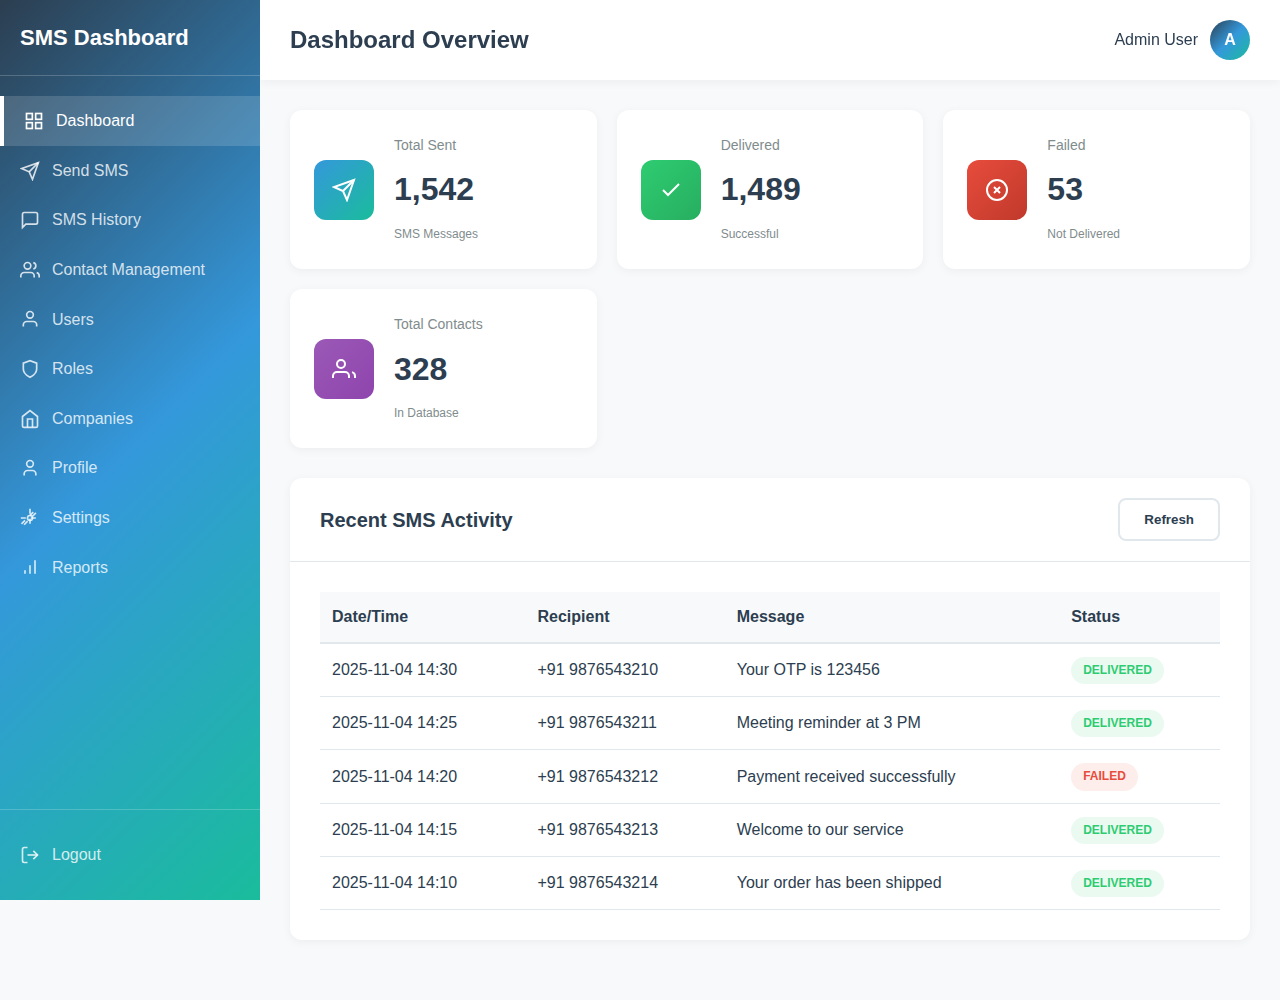
<file: index.html>
<!DOCTYPE html>
<html lang="en">
<head>
    <meta charset="UTF-8">
    <meta name="viewport" content="width=device-width, initial-scale=1.0">
    <title>SMS Dashboard - Fortune Enterprises</title>
    <link rel="stylesheet" href="css/dashboard.css">
    <link rel="stylesheet" href="css/users.css">
    <link rel="stylesheet" href="css/roles.css">
    <link rel="stylesheet" href="css/companies.css">
<link rel="stylesheet" href="css/profile.css">
<link rel="stylesheet" href="css/settings.css">
</head>
<body>
    <!-- Sidebar Navigation -->
    <div class="sidebar" id="sidebar">
        <div class="sidebar-header">
            <h2>SMS Dashboard</h2>
            <button class="close-btn" id="closeSidebar">✕</button>
        </div>
        
        <nav class="sidebar-nav">
            <a href="#" class="nav-item active" data-page="dashboard">
                <svg class="nav-icon" width="20" height="20" viewBox="0 0 24 24" fill="none" stroke="currentColor">
                    <rect x="3" y="3" width="7" height="7"></rect>
                    <rect x="14" y="3" width="7" height="7"></rect>
                    <rect x="14" y="14" width="7" height="7"></rect>
                    <rect x="3" y="14" width="7" height="7"></rect>
                </svg>
                <span>Dashboard</span>
            </a>
            
            <a href="#" class="nav-item" data-page="send-sms">
                <svg class="nav-icon" width="20" height="20" viewBox="0 0 24 24" fill="none" stroke="currentColor">
                    <path d="M22 2L11 13"></path>
                    <path d="M22 2L15 22L11 13L2 9L22 2Z"></path>
                </svg>
                <span>Send SMS</span>
            </a>
            
            <a href="#" class="nav-item" data-page="sms-history">
                <svg class="nav-icon" width="20" height="20" viewBox="0 0 24 24" fill="none" stroke="currentColor">
                    <path d="M21 15a2 2 0 0 1-2 2H7l-4 4V5a2 2 0 0 1 2-2h14a2 2 0 0 1 2 2z"></path>
                </svg>
                <span>SMS History</span>
            </a>
            
            <a href="#" class="nav-item" data-page="contacts">
                <svg class="nav-icon" width="20" height="20" viewBox="0 0 24 24" fill="none" stroke="currentColor">
                    <path d="M17 21v-2a4 4 0 0 0-4-4H5a4 4 0 0 0-4 4v2"></path>
                    <circle cx="9" cy="7" r="4"></circle>
                    <path d="M23 21v-2a4 4 0 0 0-3-3.87"></path>
                    <path d="M16 3.13a4 4 0 0 1 0 7.75"></path>
                </svg>
                <span>Contact Management</span>
            </a>

            <a href="#" class="nav-item" data-page="users">
                <svg class="nav-icon" width="20" height="20" viewBox="0 0 24 24" fill="none" stroke="currentColor">
                    <path d="M20 21v-2a4 4 0 0 0-4-4H8a4 4 0 0 0-4 4v2"></path>
                    <circle cx="12" cy="7" r="4"></circle>
                </svg>
                <span>Users</span>
            </a>

            <a href="#" class="nav-item" data-page="roles">
                <svg class="nav-icon" width="20" height="20" viewBox="0 0 24 24" fill="none" stroke="currentColor">
                    <path d="M12 22s8-4 8-10V5l-8-3-8 3v7c0 6 8 10 8 10z"></path>
                </svg>
                <span>Roles</span>
            </a>
            <a href="#" class="nav-item" data-page="companies">
    <svg class="nav-icon" width="20" height="20" viewBox="0 0 24 24" fill="none" stroke="currentColor">
        <path d="M3 9l9-7 9 7v11a2 2 0 0 1-2 2H5a2 2 0 0 1-2-2z"></path>
        <polyline points="9 22 9 12 15 12 15 22"></polyline>
    </svg>
    <span>Companies</span>
</a>

<a href="#" class="nav-item" data-page="profile">
    <svg class="nav-icon" width="20" height="20" viewBox="0 0 24 24" fill="none" stroke="currentColor">
        <path d="M19 21v-2a4 4 0 0 0-4-4H9a4 4 0 0 0-4 4v2"></path>
        <circle cx="12" cy="7" r="4"></circle>
    </svg>
    <span>Profile</span>
</a>

<a href="#" class="nav-item" data-page="settings">
    <svg class="nav-icon" width="20" height="20" viewBox="0 0 24 24" fill="none" stroke="currentColor">
        <circle cx="12" cy="12" r="3"></circle>
        <path d="M12 1v6m0 6v6m7.071-13.071l-4.242 4.242m-5.656 5.656l-4.243 4.243M1 12h6m6 0h6m-3.071-7.071l-4.242 4.242m-5.656 5.656l-4.243 4.243"></path>
    </svg>
    <span>Settings</span>
</a>

            
            <a href="#" class="nav-item" data-page="reports">
                <svg class="nav-icon" width="20" height="20" viewBox="0 0 24 24" fill="none" stroke="currentColor">
                    <line x1="12" y1="20" x2="12" y2="10"></line>
                    <line x1="18" y1="20" x2="18" y2="4"></line>
                    <line x1="6" y1="20" x2="6" y2="16"></line>
                </svg>
                <span>Reports</span>
            </a>
        </nav>
        
        <div class="sidebar-footer">
            <a href="#" class="nav-item" id="logoutBtn">
                <svg class="nav-icon" width="20" height="20" viewBox="0 0 24 24" fill="none" stroke="currentColor">
                    <path d="M9 21H5a2 2 0 0 1-2-2V5a2 2 0 0 1 2-2h4"></path>
                    <polyline points="16 17 21 12 16 7"></polyline>
                    <line x1="21" y1="12" x2="9" y2="12"></line>
                </svg>
                <span>Logout</span>
            </a>
        </div>
    </div>

    <!-- Main Content -->
    <div class="main-content">
        <!-- Header -->
        <header class="header">
            <button class="menu-btn" id="menuBtn">
                <svg width="24" height="24" viewBox="0 0 24 24" fill="none" stroke="currentColor">
                    <line x1="3" y1="12" x2="21" y2="12"></line>
                    <line x1="3" y1="6" x2="21" y2="6"></line>
                    <line x1="3" y1="18" x2="21" y2="18"></line>
                </svg>
            </button>
            
            <div class="header-title">
                <h1 id="pageTitle">Dashboard Overview</h1>
            </div>
            
            <div class="header-actions">
                <div class="user-profile">
                    <span class="user-name">Admin User</span>
                    <div class="user-avatar">A</div>
                </div>
            </div>
        </header>

        <!-- Dashboard Content -->
        <div class="content-area" id="contentArea">
            <!-- Dashboard Page -->
            <div class="page active" id="dashboard-page">
                <!-- Stats Cards -->
                <div class="stats-grid">
                    <div class="stat-card">
                        <div class="stat-icon sent">
                            <svg width="24" height="24" viewBox="0 0 24 24" fill="none" stroke="currentColor">
                                <path d="M22 2L11 13"></path>
                                <path d="M22 2L15 22L11 13L2 9L22 2Z"></path>
                            </svg>
                        </div>
                        <div class="stat-content">
                            <h3>Total Sent</h3>
                            <p class="stat-number" id="totalSent">0</p>
                            <span class="stat-label">SMS Messages</span>
                        </div>
                    </div>

                    <div class="stat-card">
                        <div class="stat-icon delivered">
                            <svg width="24" height="24" viewBox="0 0 24 24" fill="none" stroke="currentColor">
                                <polyline points="20 6 9 17 4 12"></polyline>
                            </svg>
                        </div>
                        <div class="stat-content">
                            <h3>Delivered</h3>
                            <p class="stat-number" id="totalDelivered">0</p>
                            <span class="stat-label">Successful</span>
                        </div>
                    </div>

                    <div class="stat-card">
                        <div class="stat-icon failed">
                            <svg width="24" height="24" viewBox="0 0 24 24" fill="none" stroke="currentColor">
                                <circle cx="12" cy="12" r="10"></circle>
                                <line x1="15" y1="9" x2="9" y2="15"></line>
                                <line x1="9" y1="9" x2="15" y2="15"></line>
                            </svg>
                        </div>
                        <div class="stat-content">
                            <h3>Failed</h3>
                            <p class="stat-number" id="totalFailed">0</p>
                            <span class="stat-label">Not Delivered</span>
                        </div>
                    </div>

                    <div class="stat-card">
                        <div class="stat-icon contacts">
                            <svg width="24" height="24" viewBox="0 0 24 24" fill="none" stroke="currentColor">
                                <path d="M17 21v-2a4 4 0 0 0-4-4H5a4 4 0 0 0-4 4v2"></path>
                                <circle cx="9" cy="7" r="4"></circle>
                                <path d="M23 21v-2a4 4 0 0 0-3-3.87"></path>
                            </svg>
                        </div>
                        <div class="stat-content">
                            <h3>Total Contacts</h3>
                            <p class="stat-number" id="totalContacts">0</p>
                            <span class="stat-label">In Database</span>
                        </div>
                    </div>
                </div>

                <!-- Recent Activity -->
                <div class="card">
                    <div class="card-header">
                        <h2>Recent SMS Activity</h2>
                        <button class="btn-secondary" id="refreshActivity">Refresh</button>
                    </div>
                    <div class="card-body">
                        <div class="table-responsive">
                            <table class="data-table">
                                <thead>
                                    <tr>
                                        <th>Date/Time</th>
                                        <th>Recipient</th>
                                        <th>Message</th>
                                        <th>Status</th>
                                    </tr>
                                </thead>
                                <tbody id="recentActivityTable">
                                    <tr>
                                        <td colspan="4" class="no-data">No recent activity</td>
                                    </tr>
                                </tbody>
                            </table>
                        </div>
                    </div>
                </div>
            </div>

            <!-- Send SMS Page -->
            <div class="page" id="send-sms-page">
                <div class="card">
                    <div class="card-header">
                        <h2>Send SMS</h2>
                    </div>
                    <div class="card-body">
                        <form id="sendSmsForm">
                            <div class="form-row">
                                <div class="form-group">
                                    <label>Send To</label>
                                    <select id="sendType" class="form-control">
                                        <option value="individual">Individual Contact</option>
                                        <option value="bulk">Bulk Send</option>
                                    </select>
                                </div>
                            </div>

                            <div class="form-row" id="individualSection">
                                <div class="form-group">
                                    <label>Phone Number</label>
                                    <input type="tel" id="phoneNumber" class="form-control" placeholder="+91 9876543210">
                                </div>
                            </div>

                            <div class="form-row" id="bulkSection" style="display: none;">
                                <div class="form-group">
                                    <label>Select Contacts</label>
                                    <select id="bulkContacts" class="form-control" multiple>
                                        <option value="all">All Contacts</option>
                                    </select>
                                    <span class="form-help">Hold Ctrl/Cmd to select multiple</span>
                                </div>
                            </div>

                            <div class="form-row">
                                <div class="form-group full-width">
                                    <label>Message</label>
                                    <textarea id="smsMessage" class="form-control" rows="5" placeholder="Type your message here..." maxlength="160"></textarea>
                                    <span class="char-count"><span id="charCount">0</span>/160 characters</span>
                                </div>
                            </div>

                            <div class="form-actions">
                                <button type="button" class="btn-secondary">Clear</button>
                                <button type="submit" class="btn-primary">Send SMS</button>
                            </div>
                        </form>
                    </div>
                </div>
            </div>

            <!-- SMS History Page -->
            <div class="page" id="sms-history-page">
                <div class="card">
                    <div class="card-header">
                        <h2>SMS History</h2>
                        <div class="header-actions">
                            <input type="search" class="search-input" placeholder="Search messages...">
                            <button class="btn-secondary">Export</button>
                        </div>
                    </div>
                    <div class="card-body">
                        <div class="table-responsive">
                            <table class="data-table">
                                <thead>
                                    <tr>
                                        <th>ID</th>
                                        <th>Date/Time</th>
                                        <th>Recipient</th>
                                        <th>Message</th>
                                        <th>Status</th>
                                        <th>Actions</th>
                                    </tr>
                                </thead>
                                <tbody id="smsHistoryTable">
                                    <tr>
                                        <td colspan="6" class="no-data">No SMS history available</td>
                                    </tr>
                                </tbody>
                            </table>
                        </div>
                    </div>
                </div>
            </div>

            <!-- Contact Management Page -->
            <div class="page" id="contacts-page">
                <div class="card">
                    <div class="card-header">
                        <h2>Contact Management</h2>
                        <button class="btn-primary" id="addContactBtn">Add Contact</button>
                    </div>
                    <div class="card-body">
                        <div class="table-responsive">
                            <table class="data-table">
                                <thead>
                                    <tr>
                                        <th>Name</th>
                                        <th>Phone</th>
                                        <th>Email</th>
                                        <th>Added Date</th>
                                        <th>Actions</th>
                                    </tr>
                                </thead>
                                <tbody id="contactsTable">
                                    <tr>
                                        <td colspan="5" class="no-data">No contacts available</td>
                                    </tr>
                                </tbody>
                            </table>
                        </div>
                    </div>
                </div>
            </div>

            <!-- Users Management Page -->
            <div class="page" id="users-page">
                <div class="card">
                    <div class="card-header">
                        <h2>User Management</h2>
                        <button class="btn-primary" id="addUserBtn">Add User</button>
                    </div>
                    <div class="card-body">
                        <div class="table-responsive">
                            <table class="data-table">
                                <thead>
                                    <tr>
                                        <th>ID</th>
                                        <th>Username</th>
                                        <th>Full Name</th>
                                        <th>Email</th>
                                        <th>Role</th>
                                        <th>Status</th>
                                        <th>Actions</th>
                                    </tr>
                                </thead>
                                <tbody id="usersTable">
                                    <tr>
                                        <td colspan="7" class="no-data">No users available</td>
                                    </tr>
                                </tbody>
                            </table>
                        </div>
                    </div>
                </div>
            </div>

            <!-- Roles Management Page -->
            <div class="page" id="roles-page">
                <div class="card">
                    <div class="card-header">
                        <h2>Role Management</h2>
                        <button class="btn-primary" id="addRoleBtn">Add Role</button>
                    </div>
                    <div class="card-body">
                        <div class="table-responsive">
                            <table class="data-table">
                                <thead>
                                    <tr>
                                        <th>ID</th>
                                        <th>Role Name</th>
                                        <th>Description</th>
                                        <th>Permissions</th>
                                        <th>Users Count</th>
                                        <th>Actions</th>
                                    </tr>
                                </thead>
                                <tbody id="rolesTable">
                                    <tr>
                                        <td colspan="6" class="no-data">No roles available</td>
                                    </tr>
                                </tbody>
                            </table>
                        </div>
                    </div>
                </div>
            </div>
            <!-- Companies Management Page -->
<div class="page" id="companies-page">
    <div class="card">
        <div class="card-header">
            <h2>Company Management</h2>
            <button class="btn-primary" id="addCompanyBtn">Add Company</button>
        </div>
        <div class="card-body">
            <div class="table-responsive">
                <table class="data-table">
                    <thead>
                        <tr>
                            <th>ID</th>
                            <th>Company Name</th>
                            <th>Email</th>
                            <th>Phone</th>
                            <th>Address</th>
                            <th>Status</th>
                            <th>Actions</th>
                        </tr>
                    </thead>
                    <tbody id="companiesTable">
                        <tr>
                            <td colspan="7" class="no-data">No companies available</td>
                        </tr>
                    </tbody>
                </table>
            </div>
        </div>
    </div>
</div>

<!-- Profile Page -->
<div class="page" id="profile-page">
    <div class="profile-container">
        <div class="profile-header">
            <div class="profile-avatar-large">A</div>
            <div class="profile-info">
                <h2 id="profileName">Admin User</h2>
                <p id="profileRole">Administrator</p>
            </div>
        </div>

        <div class="profile-content">
            <div class="profile-section">
                <div class="card">
                    <div class="card-header">
                        <h2>Personal Information</h2>
                        <button class="btn-secondary" id="editProfileBtn">Edit</button>
                    </div>
                    <div class="card-body">
                        <div class="info-grid">
                            <div class="info-item">
                                <span class="info-label">Username</span>
                                <span class="info-value" id="profileUsername">admin</span>
                            </div>
                            <div class="info-item">
                                <span class="info-label">Email</span>
                                <span class="info-value" id="profileEmail">admin@fortune.com</span>
                            </div>
                            <div class="info-item">
                                <span class="info-label">Phone</span>
                                <span class="info-value" id="profilePhone">+91 9876543210</span>
                            </div>
                            <div class="info-item">
                                <span class="info-label">Department</span>
                                <span class="info-value" id="profileDepartment">IT Department</span>
                            </div>
                            <div class="info-item">
                                <span class="info-label">Joined Date</span>
                                <span class="info-value" id="profileJoinedDate">January 1, 2025</span>
                            </div>
                            <div class="info-item">
                                <span class="info-label">Last Login</span>
                                <span class="info-value" id="profileLastLogin">Nov 4, 2025 4:03 PM</span>
                            </div>
                        </div>
                    </div>
                </div>
            </div>

            <div class="profile-section">
                <div class="card">
                    <div class="card-header">
                        <h2>Activity Summary</h2>
                    </div>
                    <div class="card-body">
                        <div class="activity-stats">
                            <div class="activity-stat">
                                <span class="activity-number" id="profileSMSSent">1,542</span>
                                <span class="activity-label">SMS Sent</span>
                            </div>
                            <div class="activity-stat">
                                <span class="activity-number" id="profileContactsAdded">328</span>
                                <span class="activity-label">Contacts Added</span>
                            </div>
                            <div class="activity-stat">
                                <span class="activity-number" id="profileReportsGenerated">45</span>
                                <span class="activity-label">Reports Generated</span>
                            </div>
                        </div>
                    </div>
                </div>
            </div>
        </div>
    </div>
</div>

<!-- Settings Page -->
<div class="page" id="settings-page">
    <div class="settings-container">
        <div class="settings-sidebar">
            <div class="settings-menu">
                <a href="#" class="settings-menu-item active" data-setting="general">
                    <svg width="20" height="20" viewBox="0 0 24 24" fill="none" stroke="currentColor">
                        <circle cx="12" cy="12" r="3"></circle>
                        <path d="M12 1v6m0 6v6"></path>
                    </svg>
                    <span>General</span>
                </a>
                <a href="#" class="settings-menu-item" data-setting="notifications">
                    <svg width="20" height="20" viewBox="0 0 24 24" fill="none" stroke="currentColor">
                        <path d="M18 8A6 6 0 0 0 6 8c0 7-3 9-3 9h18s-3-2-3-9"></path>
                        <path d="M13.73 21a2 2 0 0 1-3.46 0"></path>
                    </svg>
                    <span>Notifications</span>
                </a>
                <a href="#" class="settings-menu-item" data-setting="security">
                    <svg width="20" height="20" viewBox="0 0 24 24" fill="none" stroke="currentColor">
                        <rect x="3" y="11" width="18" height="11" rx="2" ry="2"></rect>
                        <path d="M7 11V7a5 5 0 0 1 10 0v4"></path>
                    </svg>
                    <span>Security</span>
                </a>
                <a href="#" class="settings-menu-item" data-setting="appearance">
                    <svg width="20" height="20" viewBox="0 0 24 24" fill="none" stroke="currentColor">
                        <circle cx="12" cy="12" r="5"></circle>
                        <line x1="12" y1="1" x2="12" y2="3"></line>
                        <line x1="12" y1="21" x2="12" y2="23"></line>
                        <line x1="4.22" y1="4.22" x2="5.64" y2="5.64"></line>
                        <line x1="18.36" y1="18.36" x2="19.78" y2="19.78"></line>
                    </svg>
                    <span>Appearance</span>
                </a>
            </div>
        </div>

        <div class="settings-content">
            <!-- General Settings -->
            <div class="settings-panel active" id="general-settings">
                <div class="card">
                    <div class="card-header">
                        <h2>General Settings</h2>
                    </div>
                    <div class="card-body">
                        <form id="generalSettingsForm">
                            <div class="form-group">
                                <label>Company Name</label>
                                <input type="text" class="form-control" value="Fortune Enterprises" id="settingCompanyName">
                            </div>
                            <div class="form-group">
                                <label>Default SMS Gateway</label>
                                <select class="form-control" id="settingSMSGateway">
                                    <option value="twilio">Twilio</option>
                                    <option value="nexmo">Nexmo</option>
                                    <option value="aws">AWS SNS</option>
                                </select>
                            </div>
                            <div class="form-group">
                                <label>Time Zone</label>
                                <select class="form-control" id="settingTimezone">
                                    <option value="Asia/Kolkata">Asia/Kolkata (IST)</option>
                                    <option value="America/New_York">America/New York (EST)</option>
                                    <option value="Europe/London">Europe/London (GMT)</option>
                                </select>
                            </div>
                            <div class="form-group">
                                <label>Date Format</label>
                                <select class="form-control" id="settingDateFormat">
                                    <option value="DD-MM-YYYY">DD-MM-YYYY</option>
                                    <option value="MM-DD-YYYY">MM-DD-YYYY</option>
                                    <option value="YYYY-MM-DD">YYYY-MM-DD</option>
                                </select>
                            </div>
                            <div class="form-actions">
                                <button type="submit" class="btn-primary">Save Changes</button>
                            </div>
                        </form>
                    </div>
                </div>
            </div>

            <!-- Notification Settings -->
            <div class="settings-panel" id="notifications-settings">
                <div class="card">
                    <div class="card-header">
                        <h2>Notification Preferences</h2>
                    </div>
                    <div class="card-body">
                        <div class="settings-toggle-group">
                            <div class="settings-toggle-item">
                                <div class="toggle-info">
                                    <h4>Email Notifications</h4>
                                    <p>Receive email notifications for important events</p>
                                </div>
                                <label class="toggle-switch">
                                    <input type="checkbox" checked id="notifyEmail">
                                    <span class="toggle-slider"></span>
                                </label>
                            </div>
                            <div class="settings-toggle-item">
                                <div class="toggle-info">
                                    <h4>SMS Delivery Reports</h4>
                                    <p>Get notified when SMS are delivered or failed</p>
                                </div>
                                <label class="toggle-switch">
                                    <input type="checkbox" checked id="notifySMSReports">
                                    <span class="toggle-slider"></span>
                                </label>
                            </div>
                            <div class="settings-toggle-item">
                                <div class="toggle-info">
                                    <h4>Daily Summary</h4>
                                    <p>Receive daily summary of SMS activities</p>
                                </div>
                                <label class="toggle-switch">
                                    <input type="checkbox" id="notifyDailySummary">
                                    <span class="toggle-slider"></span>
                                </label>
                            </div>
                            <div class="settings-toggle-item">
                                <div class="toggle-info">
                                    <h4>User Activity Alerts</h4>
                                    <p>Get alerts for new user registrations and role changes</p>
                                </div>
                                <label class="toggle-switch">
                                    <input type="checkbox" checked id="notifyUserActivity">
                                    <span class="toggle-slider"></span>
                                </label>
                            </div>
                        </div>
                    </div>
                </div>
            </div>

            <!-- Security Settings -->
            <div class="settings-panel" id="security-settings">
                <div class="card">
                    <div class="card-header">
                        <h2>Security Settings</h2>
                    </div>
                    <div class="card-body">
                        <form id="securitySettingsForm">
                            <div class="form-group">
                                <label>Current Password</label>
                                <input type="password" class="form-control" id="securityCurrentPassword">
                            </div>
                            <div class="form-group">
                                <label>New Password</label>
                                <input type="password" class="form-control" id="securityNewPassword">
                            </div>
                            <div class="form-group">
                                <label>Confirm New Password</label>
                                <input type="password" class="form-control" id="securityConfirmPassword">
                            </div>
                            <div class="form-actions">
                                <button type="submit" class="btn-primary">Change Password</button>
                            </div>
                        </form>

                        <div class="security-section">
                            <h3>Two-Factor Authentication</h3>
                            <p>Add an extra layer of security to your account</p>
                            <button class="btn-secondary" id="enable2FA">Enable 2FA</button>
                        </div>

                        <div class="security-section">
                            <h3>Active Sessions</h3>
                            <p>Manage your active login sessions</p>
                            <button class="btn-secondary" id="viewSessions">View Sessions</button>
                        </div>
                    </div>
                </div>
            </div>

            <!-- Appearance Settings -->
            <div class="settings-panel" id="appearance-settings">
                <div class="card">
                    <div class="card-header">
                        <h2>Appearance Settings</h2>
                    </div>
                    <div class="card-body">
                        <div class="form-group">
                            <label>Theme</label>
                            <div class="theme-selector">
                                <div class="theme-option active" data-theme="light">
                                    <div class="theme-preview light-theme"></div>
                                    <span>Light</span>
                                </div>
                                <div class="theme-option" data-theme="dark">
                                    <div class="theme-preview dark-theme"></div>
                                    <span>Dark</span>
                                </div>
                                <div class="theme-option" data-theme="auto">
                                    <div class="theme-preview auto-theme"></div>
                                    <span>Auto</span>
                                </div>
                            </div>
                        </div>

                        <div class="settings-toggle-group">
                            <div class="settings-toggle-item">
                                <div class="toggle-info">
                                    <h4>Compact Mode</h4>
                                    <p>Reduce spacing for more content visibility</p>
                                </div>
                                <label class="toggle-switch">
                                    <input type="checkbox" id="compactMode">
                                    <span class="toggle-slider"></span>
                                </label>
                            </div>
                            <div class="settings-toggle-item">
                                <div class="toggle-info">
                                    <h4>Show Animations</h4>
                                    <p>Enable smooth transitions and animations</p>
                                </div>
                                <label class="toggle-switch">
                                    <input type="checkbox" checked id="showAnimations">
                                    <span class="toggle-slider"></span>
                                </label>
                            </div>
                        </div>
                    </div>
                </div>
            </div>
        </div>
    </div>
</div>


            <!-- Reports Page -->
            <div class="page" id="reports-page">
                <div class="card">
                    <div class="card-header">
                        <h2>Reports</h2>
                    </div>
                    <div class="card-body">
                        <div class="report-options">
                            <div class="report-card">
                                <h3>Excel Report</h3>
                                <p>Generate detailed SMS reports in Excel format</p>
                                <button class="btn-primary">Generate Report</button>
                            </div>
                            <div class="report-card">
                                <h3>Crystal Report</h3>
                                <p>Advanced reporting with Crystal Reports</p>
                                <button class="btn-primary">Generate Report</button>
                            </div>
                            <div class="report-card">
                                <h3>Custom Report</h3>
                                <p>Create custom reports based on your needs</p>
                                <button class="btn-primary">Request Custom</button>
                            </div>
                        </div>
                    </div>
                </div>
            </div>
        </div>
    </div>

    <!-- Add Contact Modal -->
    <div class="modal" id="addContactModal">
        <div class="modal-content">
            <div class="modal-header">
                <h2>Add New Contact</h2>
                <button class="close-modal" id="closeContactModal">✕</button>
            </div>
            <form id="addContactForm">
                <div class="modal-body">
                    <div class="form-group">
                        <label>Name</label>
                        <input type="text" id="contactName" class="form-control" required>
                    </div>
                    <div class="form-group">
                        <label>Phone Number</label>
                        <input type="tel" id="contactPhone" class="form-control" required>
                    </div>
                    <div class="form-group">
                        <label>Email (Optional)</label>
                        <input type="email" id="contactEmail" class="form-control">
                    </div>
                </div>
                <div class="modal-footer">
                    <button type="button" class="btn-secondary" id="cancelContactModal">Cancel</button>
                    <button type="submit" class="btn-primary">Save Contact</button>
                </div>
            </form>
        </div>
    </div>

    <!-- Add/Edit User Modal -->
    <div class="modal" id="userModal">
        <div class="modal-content">
            <div class="modal-header">
                <h2 id="userModalTitle">Add New User</h2>
                <button class="close-modal" id="closeUserModal">✕</button>
            </div>
            <form id="userForm">
                <input type="hidden" id="userId">
                <div class="modal-body">
                    <div class="form-group">
                        <label>Username <span class="required">*</span></label>
                        <input type="text" id="username" class="form-control" required>
                    </div>
                    <div class="form-group">
                        <label>Full Name <span class="required">*</span></label>
                        <input type="text" id="fullName" class="form-control" required>
                    </div>
                    <div class="form-group">
                        <label>Email <span class="required">*</span></label>
                        <input type="email" id="userEmail" class="form-control" required>
                    </div>
                    <div class="form-group">
                        <label>Password <span class="required">*</span></label>
                        <input type="password" id="userPassword" class="form-control" required>
                        <span class="form-help">Minimum 8 characters</span>
                    </div>
                    <div class="form-group">
                        <label>Role <span class="required">*</span></label>
                        <select id="userRole" class="form-control" required>
                            <option value="">Select Role</option>
                        </select>
                    </div>
                    <div class="form-group">
                        <label>Status</label>
                        <select id="userStatus" class="form-control">
                            <option value="active">Active</option>
                            <option value="inactive">Inactive</option>
                        </select>
                    </div>
                </div>
                <div class="modal-footer">
                    <button type="button" class="btn-secondary" id="cancelUserModal">Cancel</button>
                    <button type="submit" class="btn-primary">Save User</button>
                </div>
            </form>
        </div>
    </div>

    <!-- View User Details Modal -->
    <div class="modal" id="viewUserModal">
        <div class="modal-content">
            <div class="modal-header">
                <h2>User Details</h2>
                <button class="close-modal" id="closeViewUserModal">✕</button>
            </div>
            <div class="modal-body">
                <div class="user-details">
                    <div class="detail-row">
                        <span class="detail-label">Username:</span>
                        <span class="detail-value" id="viewUsername"></span>
                    </div>
                    <div class="detail-row">
                        <span class="detail-label">Full Name:</span>
                        <span class="detail-value" id="viewFullName"></span>
                    </div>
                    <div class="detail-row">
                        <span class="detail-label">Email:</span>
                        <span class="detail-value" id="viewEmail"></span>
                    </div>
                    <div class="detail-row">
                        <span class="detail-label">Role:</span>
                        <span class="detail-value" id="viewRole"></span>
                    </div>
                    <div class="detail-row">
                        <span class="detail-label">Status:</span>
                        <span class="detail-value" id="viewStatus"></span>
                    </div>
                    <div class="detail-row">
                        <span class="detail-label">Created Date:</span>
                        <span class="detail-value" id="viewCreatedDate"></span>
                    </div>
                    <div class="detail-row">
                        <span class="detail-label">Last Login:</span>
                        <span class="detail-value" id="viewLastLogin"></span>
                    </div>
                </div>
            </div>
            <div class="modal-footer">
                <button type="button" class="btn-secondary" id="closeViewUserBtn">Close</button>
            </div>
        </div>
    </div>
    <!-- Add/Edit Company Modal -->
<div class="modal" id="companyModal">
    <div class="modal-content">
        <div class="modal-header">
            <h2 id="companyModalTitle">Add New Company</h2>
            <button class="close-modal" id="closeCompanyModal">✕</button>
        </div>
        <form id="companyForm">
            <input type="hidden" id="companyId">
            <div class="modal-body">
                <div class="form-group">
                    <label>Company Name <span class="required">*</span></label>
                    <input type="text" id="companyName" class="form-control" required>
                </div>
                <div class="form-group">
                    <label>Email <span class="required">*</span></label>
                    <input type="email" id="companyEmail" class="form-control" required>
                </div>
                <div class="form-group">
                    <label>Phone <span class="required">*</span></label>
                    <input type="tel" id="companyPhone" class="form-control" required>
                </div>
                <div class="form-group">
                    <label>Address</label>
                    <textarea id="companyAddress" class="form-control" rows="3"></textarea>
                </div>
                <div class="form-group">
                    <label>Website</label>
                    <input type="url" id="companyWebsite" class="form-control" placeholder="https://">
                </div>
                <div class="form-group">
                    <label>Status</label>
                    <select id="companyStatus" class="form-control">
                        <option value="active">Active</option>
                        <option value="inactive">Inactive</option>
                    </select>
                </div>
            </div>
            <div class="modal-footer">
                <button type="button" class="btn-secondary" id="cancelCompanyModal">Cancel</button>
                <button type="submit" class="btn-primary">Save Company</button>
            </div>
        </form>
    </div>
</div>

<!-- View Company Details Modal -->
<div class="modal" id="viewCompanyModal">
    <div class="modal-content">
        <div class="modal-header">
            <h2>Company Details</h2>
            <button class="close-modal" id="closeViewCompanyModal">✕</button>
        </div>
        <div class="modal-body">
            <div class="company-details">
                <div class="detail-row">
                    <span class="detail-label">Company Name:</span>
                    <span class="detail-value" id="viewCompanyName"></span>
                </div>
                <div class="detail-row">
                    <span class="detail-label">Email:</span>
                    <span class="detail-value" id="viewCompanyEmail"></span>
                </div>
                <div class="detail-row">
                    <span class="detail-label">Phone:</span>
                    <span class="detail-value" id="viewCompanyPhone"></span>
                </div>
                <div class="detail-row">
                    <span class="detail-label">Address:</span>
                    <span class="detail-value" id="viewCompanyAddress"></span>
                </div>
                <div class="detail-row">
                    <span class="detail-label">Website:</span>
                    <span class="detail-value" id="viewCompanyWebsite"></span>
                </div>
                <div class="detail-row">
                    <span class="detail-label">Status:</span>
                    <span class="detail-value" id="viewCompanyStatus"></span>
                </div>
                <div class="detail-row">
                    <span class="detail-label">Created Date:</span>
                    <span class="detail-value" id="viewCompanyCreatedDate"></span>
                </div>
            </div>
        </div>
        <div class="modal-footer">
            <button type="button" class="btn-secondary" id="closeViewCompanyBtn">Close</button>
        </div>
    </div>
</div>

<!-- Edit Profile Modal -->
<div class="modal" id="editProfileModal">
    <div class="modal-content">
        <div class="modal-header">
            <h2>Edit Profile</h2>
            <button class="close-modal" id="closeEditProfileModal">✕</button>
        </div>
        <form id="editProfileForm">
            <div class="modal-body">
                <div class="form-group">
                    <label>Full Name</label>
                    <input type="text" id="editProfileFullName" class="form-control" required>
                </div>
                <div class="form-group">
                    <label>Email</label>
                    <input type="email" id="editProfileEmail" class="form-control" required>
                </div>
                <div class="form-group">
                    <label>Phone</label>
                    <input type="tel" id="editProfilePhone" class="form-control">
                </div>
                <div class="form-group">
                    <label>Department</label>
                    <input type="text" id="editProfileDepartment" class="form-control">
                </div>
            </div>
            <div class="modal-footer">
                <button type="button" class="btn-secondary" id="cancelEditProfile">Cancel</button>
                <button type="submit" class="btn-primary">Save Changes</button>
            </div>
        </form>
    </div>
</div>


    <!-- Add/Edit Role Modal -->
    <div class="modal" id="roleModal">
        <div class="modal-content">
            <div class="modal-header">
                <h2 id="roleModalTitle">Add New Role</h2>
                <button class="close-modal" id="closeRoleModal">✕</button>
            </div>
            <form id="roleForm">
                <input type="hidden" id="roleId">
                <div class="modal-body">
                    <div class="form-group">
                        <label>Role Name <span class="required">*</span></label>
                        <input type="text" id="roleName" class="form-control" required>
                    </div>
                    <div class="form-group">
                        <label>Description</label>
                        <textarea id="roleDescription" class="form-control" rows="3"></textarea>
                    </div>
                    <div class="form-group">
                        <label>Permissions <span class="required">*</span></label>
                        <div class="permissions-grid">
                            <label class="checkbox-label">
                                <input type="checkbox" name="permissions" value="send_sms">
                                <span>Send SMS</span>
                            </label>
                            <label class="checkbox-label">
                                <input type="checkbox" name="permissions" value="view_sms">
                                <span>View SMS History</span>
                            </label>
                            <label class="checkbox-label">
                                <input type="checkbox" name="permissions" value="manage_contacts">
                                <span>Manage Contacts</span>
                            </label>
                            <label class="checkbox-label">
                                <input type="checkbox" name="permissions" value="manage_users">
                                <span>Manage Users</span>
                            </label>
                            <label class="checkbox-label">
                                <input type="checkbox" name="permissions" value="manage_roles">
                                <span>Manage Roles</span>
                            </label>
                            <label class="checkbox-label">
                                <input type="checkbox" name="permissions" value="view_reports">
                                <span>View Reports</span>
                            </label>
                        </div>
                    </div>
                </div>
                <div class="modal-footer">
                    <button type="button" class="btn-secondary" id="cancelRoleModal">Cancel</button>
                    <button type="submit" class="btn-primary">Save Role</button>
                </div>
            </form>
        </div>
    </div>

    <!-- Load Scripts -->
    <script src="js/dashboard.js"></script>
    <script src="js/users.js"></script>
    <script src="js/roles.js"></script>
    <script src="js/companies.js"></script>
<script src="js/profile.js"></script>
<script src="js/settings.js"></script>
</body>
</html>
</file>
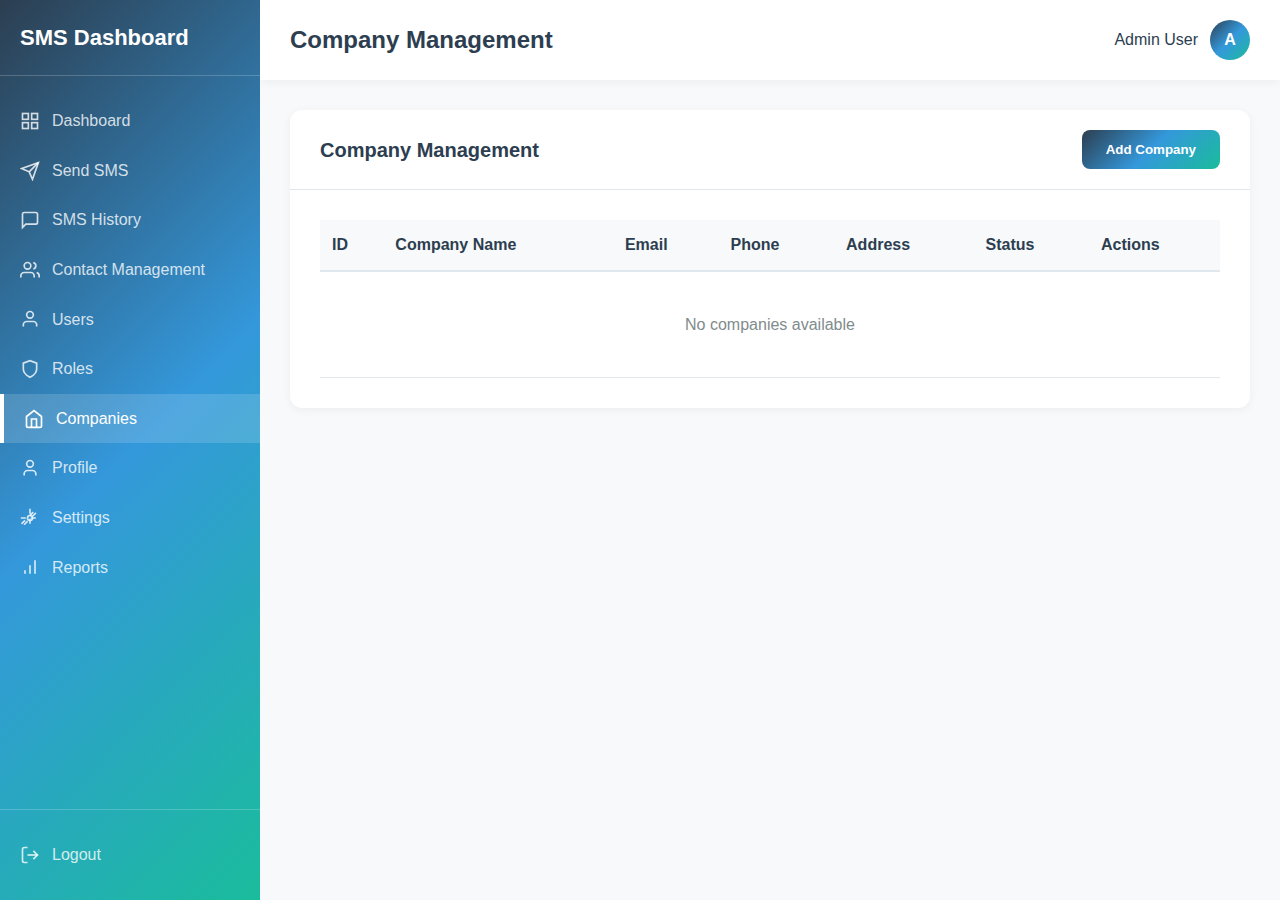
<file: companies.html>
<!DOCTYPE html>
<html lang="en">

<head>
    <meta charset="UTF-8">
    <meta name="viewport" content="width=device-width, initial-scale=1.0">
    <title>Company Management - SMS Dashboard</title>
    <link rel="stylesheet" href="css/dashboard.css">
    <link rel="stylesheet" href="css/companies.css">
</head>

<body>
    <!-- Sidebar Navigation -->
    <div class="sidebar" id="sidebar">
        <div class="sidebar-header">
            <h2>SMS Dashboard</h2>
            <button class="close-btn" id="closeSidebar">✕</button>
        </div>

        <nav class="sidebar-nav">
            <a href="dashboard.html" class="nav-item">
                <svg class="nav-icon" width="20" height="20" viewBox="0 0 24 24" fill="none" stroke="currentColor">
                    <rect x="3" y="3" width="7" height="7"></rect>
                    <rect x="14" y="3" width="7" height="7"></rect>
                    <rect x="14" y="14" width="7" height="7"></rect>
                    <rect x="3" y="14" width="7" height="7"></rect>
                </svg>
                <span>Dashboard</span>
            </a>

            <a href="send-sms.html" class="nav-item">
                <svg class="nav-icon" width="20" height="20" viewBox="0 0 24 24" fill="none" stroke="currentColor">
                    <path d="M22 2L11 13"></path>
                    <path d="M22 2L15 22L11 13L2 9L22 2Z"></path>
                </svg>
                <span>Send SMS</span>
            </a>

            <a href="sms-history.html" class="nav-item">
                <svg class="nav-icon" width="20" height="20" viewBox="0 0 24 24" fill="none" stroke="currentColor">
                    <path d="M21 15a2 2 0 0 1-2 2H7l-4 4V5a2 2 0 0 1 2-2h14a2 2 0 0 1 2 2z"></path>
                </svg>
                <span>SMS History</span>
            </a>

            <a href="contacts.html" class="nav-item">
                <svg class="nav-icon" width="20" height="20" viewBox="0 0 24 24" fill="none" stroke="currentColor">
                    <path d="M17 21v-2a4 4 0 0 0-4-4H5a4 4 0 0 0-4 4v2"></path>
                    <circle cx="9" cy="7" r="4"></circle>
                    <path d="M23 21v-2a4 4 0 0 0-3-3.87"></path>
                    <path d="M16 3.13a4 4 0 0 1 0 7.75"></path>
                </svg>
                <span>Contact Management</span>
            </a>

            <a href="users.html" class="nav-item">
                <svg class="nav-icon" width="20" height="20" viewBox="0 0 24 24" fill="none" stroke="currentColor">
                    <path d="M20 21v-2a4 4 0 0 0-4-4H8a4 4 0 0 0-4 4v2"></path>
                    <circle cx="12" cy="7" r="4"></circle>
                </svg>
                <span>Users</span>
            </a>

            <a href="roles.html" class="nav-item">
                <svg class="nav-icon" width="20" height="20" viewBox="0 0 24 24" fill="none" stroke="currentColor">
                    <path d="M12 22s8-4 8-10V5l-8-3-8 3v7c0 6 8 10 8 10z"></path>
                </svg>
                <span>Roles</span>
            </a>

            <a href="companies.html" class="nav-item active">
                <svg class="nav-icon" width="20" height="20" viewBox="0 0 24 24" fill="none" stroke="currentColor">
                    <path d="M3 9l9-7 9 7v11a2 2 0 0 1-2 2H5a2 2 0 0 1-2-2z"></path>
                    <polyline points="9 22 9 12 15 12 15 22"></polyline>
                </svg>
                <span>Companies</span>
            </a>

            <a href="profile.html" class="nav-item">
                <svg class="nav-icon" width="20" height="20" viewBox="0 0 24 24" fill="none" stroke="currentColor">
                    <path d="M19 21v-2a4 4 0 0 0-4-4H9a4 4 0 0 0-4 4v2"></path>
                    <circle cx="12" cy="7" r="4"></circle>
                </svg>
                <span>Profile</span>
            </a>

            <a href="settings.html" class="nav-item">
                <svg class="nav-icon" width="20" height="20" viewBox="0 0 24 24" fill="none" stroke="currentColor">
                    <circle cx="12" cy="12" r="3"></circle>
                    <path
                        d="M12 1v6m0 6v6m7.071-13.071l-4.242 4.242m-5.656 5.656l-4.243 4.243M1 12h6m6 0h6m-3.071-7.071l-4.242 4.242m-5.656 5.656l-4.243 4.243">
                    </path>
                </svg>
                <span>Settings</span>
            </a>

            <a href="reports.html" class="nav-item">
                <svg class="nav-icon" width="20" height="20" viewBox="0 0 24 24" fill="none" stroke="currentColor">
                    <line x1="12" y1="20" x2="12" y2="10"></line>
                    <line x1="18" y1="20" x2="18" y2="4"></line>
                    <line x1="6" y1="20" x2="6" y2="16"></line>
                </svg>
                <span>Reports</span>
            </a>
        </nav>

        <div class="sidebar-footer">
            <a href="login.html" class="nav-item" id="logoutBtn">
                <svg class="nav-icon" width="20" height="20" viewBox="0 0 24 24" fill="none" stroke="currentColor">
                    <path d="M9 21H5a2 2 0 0 1-2-2V5a2 2 0 0 1 2-2h4"></path>
                    <polyline points="16 17 21 12 16 7"></polyline>
                    <line x1="21" y1="12" x2="9" y2="12"></line>
                </svg>
                <span>Logout</span>
            </a>
        </div>
    </div>

    <!-- Main Content -->
    <div class="main-content">
        <!-- Header -->
        <header class="header">
            <button class="menu-btn" id="menuBtn">
                <svg width="24" height="24" viewBox="0 0 24 24" fill="none" stroke="currentColor">
                    <line x1="3" y1="12" x2="21" y2="12"></line>
                    <line x1="3" y1="6" x2="21" y2="6"></line>
                    <line x1="3" y1="18" x2="21" y2="18"></line>
                </svg>
            </button>

            <div class="header-title">
                <h1>Company Management</h1>
            </div>

            <div class="header-actions">
                <div class="user-profile">
                    <span class="user-name">Admin User</span>
                    <div class="user-avatar">A</div>
                </div>
            </div>
        </header>

        <!-- Companies Management Content -->
        <div class="content-area">
            <div class="card">
                <div class="card-header">
                    <h2>Company Management</h2>
                    <button class="btn-primary" id="addCompanyBtn">Add Company</button>
                </div>
                <div class="card-body">
                    <div class="table-responsive">
                        <table class="data-table">
                            <thead>
                                <tr>
                                    <th>ID</th>
                                    <th>Company Name</th>
                                    <th>Email</th>
                                    <th>Phone</th>
                                    <th>Address</th>
                                    <th>Status</th>
                                    <th>Actions</th>
                                </tr>
                            </thead>
                            <tbody id="companiesTable">
                                <tr>
                                    <td colspan="7" class="no-data">No companies available</td>
                                </tr>
                            </tbody>
                        </table>
                    </div>
                </div>
            </div>
        </div>
    </div>

    <!-- Add/Edit Company Modal -->
    <div class="modal" id="companyModal">
        <div class="modal-content">
            <div class="modal-header">
                <h2 id="companyModalTitle">Add New Company</h2>
                <button class="close-modal" id="closeCompanyModal">✕</button>
            </div>
            <form id="companyForm">
                <input type="hidden" id="companyId">
                <div class="modal-body">
                    <div class="form-group">
                        <label>Company Name <span class="required">*</span></label>
                        <input type="text" id="companyName" class="form-control" required>
                    </div>
                    <div class="form-group">
                        <label>Email <span class="required">*</span></label>
                        <input type="email" id="companyEmail" class="form-control" required>
                    </div>
                    <div class="form-group">
                        <label>Phone <span class="required">*</span></label>
                        <input type="tel" id="companyPhone" class="form-control" required>
                    </div>
                    <div class="form-group">
                        <label>Address</label>
                        <textarea id="companyAddress" class="form-control" rows="3"></textarea>
                    </div>
                    <div class="form-group">
                        <label>Website</label>
                        <input type="url" id="companyWebsite" class="form-control" placeholder="https://">
                    </div>
                    <div class="form-group">
                        <label>Status</label>
                        <select id="companyStatus" class="form-control">
                            <option value="active">Active</option>
                            <option value="inactive">Inactive</option>
                        </select>
                    </div>
                </div>
                <div class="modal-footer">
                    <button type="button" class="btn-secondary" id="cancelCompanyModal">Cancel</button>
                    <button type="submit" class="btn-primary">Save Company</button>
                </div>
            </form>
        </div>
    </div>

    <!-- View Company Details Modal -->
    <div class="modal" id="viewCompanyModal">
        <div class="modal-content">
            <div class="modal-header">
                <h2>Company Details</h2>
                <button class="close-modal" id="closeViewCompanyModal">✕</button>
            </div>
            <div class="modal-body">
                <div class="company-details">
                    <div class="detail-row">
                        <span class="detail-label">Company Name:</span>
                        <span class="detail-value" id="viewCompanyName"></span>
                    </div>
                    <div class="detail-row">
                        <span class="detail-label">Email:</span>
                        <span class="detail-value" id="viewCompanyEmail"></span>
                    </div>
                    <div class="detail-row">
                        <span class="detail-label">Phone:</span>
                        <span class="detail-value" id="viewCompanyPhone"></span>
                    </div>
                    <div class="detail-row">
                        <span class="detail-label">Address:</span>
                        <span class="detail-value" id="viewCompanyAddress"></span>
                    </div>
                    <div class="detail-row">
                        <span class="detail-label">Website:</span>
                        <span class="detail-value" id="viewCompanyWebsite"></span>
                    </div>
                    <div class="detail-row">
                        <span class="detail-label">Status:</span>
                        <span class="detail-value" id="viewCompanyStatus"></span>
                    </div>
                    <div class="detail-row">
                        <span class="detail-label">Created Date:</span>
                        <span class="detail-value" id="viewCompanyCreatedDate"></span>
                    </div>
                </div>
            </div>
            <div class="modal-footer">
                <button type="button" class="btn-secondary" id="closeViewCompanyBtn">Close</button>
            </div>
        </div>
    </div>

    <!-- Load Scripts -->
    <script src="js/settings-loader.js"></script>
    <script src="js/dashboard.js"></script>
    <script src="js/companies.js"></script>
</body>

</html>
</file>
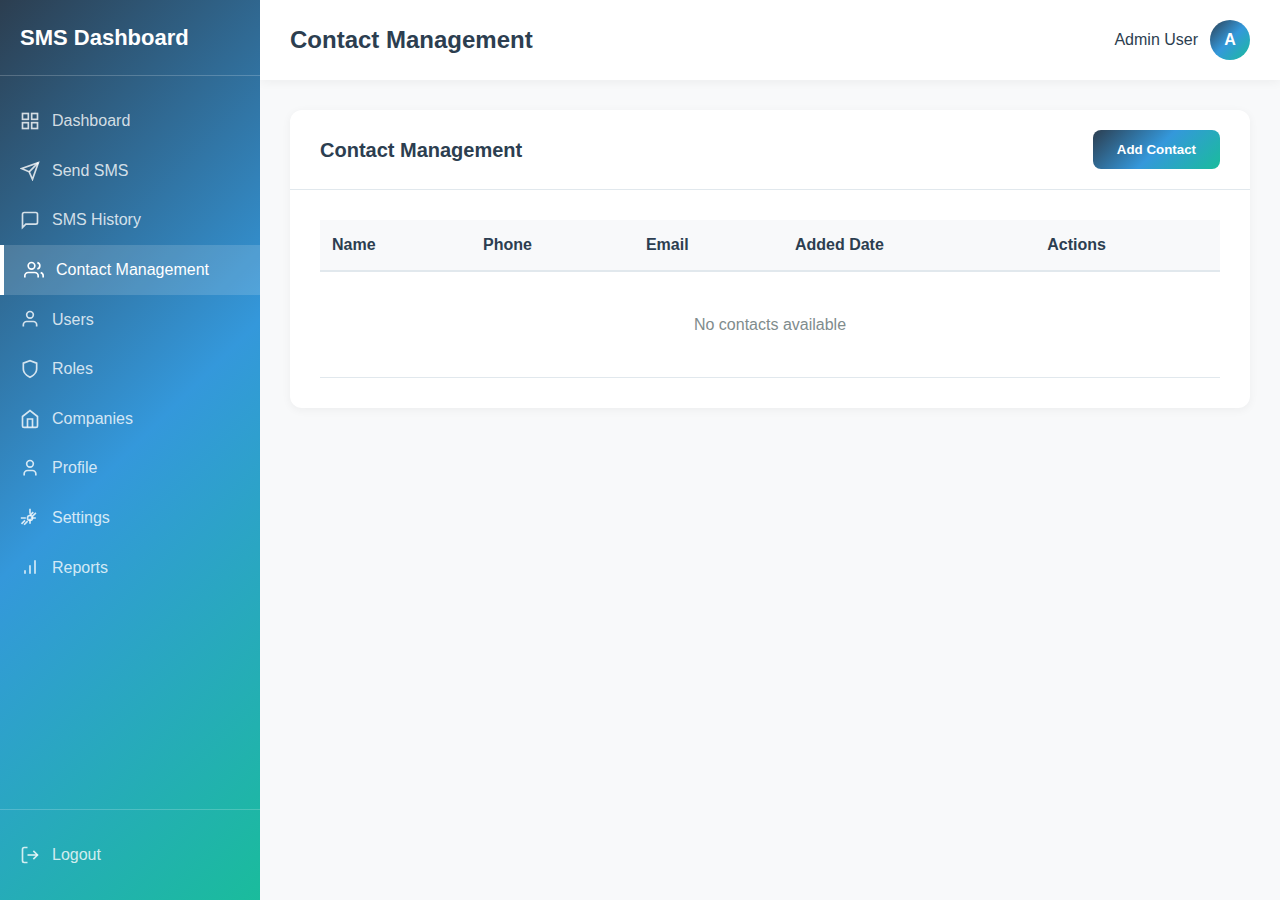
<file: contacts.html>
<!DOCTYPE html>
<html lang="en">

<head>
    <meta charset="UTF-8">
    <meta name="viewport" content="width=device-width, initial-scale=1.0">
    <title>Contact Management - SMS Dashboard</title>
    <link rel="stylesheet" href="css/dashboard.css">
</head>

<body>
    <!-- Sidebar Navigation -->
    <div class="sidebar" id="sidebar">
        <div class="sidebar-header">
            <h2>SMS Dashboard</h2>
            <button class="close-btn" id="closeSidebar">✕</button>
        </div>

        <nav class="sidebar-nav">
            <a href="dashboard.html" class="nav-item">
                <svg class="nav-icon" width="20" height="20" viewBox="0 0 24 24" fill="none" stroke="currentColor">
                    <rect x="3" y="3" width="7" height="7"></rect>
                    <rect x="14" y="3" width="7" height="7"></rect>
                    <rect x="14" y="14" width="7" height="7"></rect>
                    <rect x="3" y="14" width="7" height="7"></rect>
                </svg>
                <span>Dashboard</span>
            </a>

            <a href="send-sms.html" class="nav-item">
                <svg class="nav-icon" width="20" height="20" viewBox="0 0 24 24" fill="none" stroke="currentColor">
                    <path d="M22 2L11 13"></path>
                    <path d="M22 2L15 22L11 13L2 9L22 2Z"></path>
                </svg>
                <span>Send SMS</span>
            </a>

            <a href="sms-history.html" class="nav-item">
                <svg class="nav-icon" width="20" height="20" viewBox="0 0 24 24" fill="none" stroke="currentColor">
                    <path d="M21 15a2 2 0 0 1-2 2H7l-4 4V5a2 2 0 0 1 2-2h14a2 2 0 0 1 2 2z"></path>
                </svg>
                <span>SMS History</span>
            </a>

            <a href="contacts.html" class="nav-item active">
                <svg class="nav-icon" width="20" height="20" viewBox="0 0 24 24" fill="none" stroke="currentColor">
                    <path d="M17 21v-2a4 4 0 0 0-4-4H5a4 4 0 0 0-4 4v2"></path>
                    <circle cx="9" cy="7" r="4"></circle>
                    <path d="M23 21v-2a4 4 0 0 0-3-3.87"></path>
                    <path d="M16 3.13a4 4 0 0 1 0 7.75"></path>
                </svg>
                <span>Contact Management</span>
            </a>

            <a href="users.html" class="nav-item">
                <svg class="nav-icon" width="20" height="20" viewBox="0 0 24 24" fill="none" stroke="currentColor">
                    <path d="M20 21v-2a4 4 0 0 0-4-4H8a4 4 0 0 0-4 4v2"></path>
                    <circle cx="12" cy="7" r="4"></circle>
                </svg>
                <span>Users</span>
            </a>

            <a href="roles.html" class="nav-item">
                <svg class="nav-icon" width="20" height="20" viewBox="0 0 24 24" fill="none" stroke="currentColor">
                    <path d="M12 22s8-4 8-10V5l-8-3-8 3v7c0 6 8 10 8 10z"></path>
                </svg>
                <span>Roles</span>
            </a>

            <a href="companies.html" class="nav-item">
                <svg class="nav-icon" width="20" height="20" viewBox="0 0 24 24" fill="none" stroke="currentColor">
                    <path d="M3 9l9-7 9 7v11a2 2 0 0 1-2 2H5a2 2 0 0 1-2-2z"></path>
                    <polyline points="9 22 9 12 15 12 15 22"></polyline>
                </svg>
                <span>Companies</span>
            </a>

            <a href="profile.html" class="nav-item">
                <svg class="nav-icon" width="20" height="20" viewBox="0 0 24 24" fill="none" stroke="currentColor">
                    <path d="M19 21v-2a4 4 0 0 0-4-4H9a4 4 0 0 0-4 4v2"></path>
                    <circle cx="12" cy="7" r="4"></circle>
                </svg>
                <span>Profile</span>
            </a>

            <a href="settings.html" class="nav-item">
                <svg class="nav-icon" width="20" height="20" viewBox="0 0 24 24" fill="none" stroke="currentColor">
                    <circle cx="12" cy="12" r="3"></circle>
                    <path
                        d="M12 1v6m0 6v6m7.071-13.071l-4.242 4.242m-5.656 5.656l-4.243 4.243M1 12h6m6 0h6m-3.071-7.071l-4.242 4.242m-5.656 5.656l-4.243 4.243">
                    </path>
                </svg>
                <span>Settings</span>
            </a>

            <a href="reports.html" class="nav-item">
                <svg class="nav-icon" width="20" height="20" viewBox="0 0 24 24" fill="none" stroke="currentColor">
                    <line x1="12" y1="20" x2="12" y2="10"></line>
                    <line x1="18" y1="20" x2="18" y2="4"></line>
                    <line x1="6" y1="20" x2="6" y2="16"></line>
                </svg>
                <span>Reports</span>
            </a>
        </nav>

        <div class="sidebar-footer">
            <a href="login.html" class="nav-item" id="logoutBtn">
                <svg class="nav-icon" width="20" height="20" viewBox="0 0 24 24" fill="none" stroke="currentColor">
                    <path d="M9 21H5a2 2 0 0 1-2-2V5a2 2 0 0 1 2-2h4"></path>
                    <polyline points="16 17 21 12 16 7"></polyline>
                    <line x1="21" y1="12" x2="9" y2="12"></line>
                </svg>
                <span>Logout</span>
            </a>
        </div>
    </div>

    <!-- Main Content -->
    <div class="main-content">
        <!-- Header -->
        <header class="header">
            <button class="menu-btn" id="menuBtn">
                <svg width="24" height="24" viewBox="0 0 24 24" fill="none" stroke="currentColor">
                    <line x1="3" y1="12" x2="21" y2="12"></line>
                    <line x1="3" y1="6" x2="21" y2="6"></line>
                    <line x1="3" y1="18" x2="21" y2="18"></line>
                </svg>
            </button>

            <div class="header-title">
                <h1>Contact Management</h1>
            </div>

            <div class="header-actions">
                <div class="user-profile">
                    <span class="user-name">Admin User</span>
                    <div class="user-avatar">A</div>
                </div>
            </div>
        </header>

        <!-- Contact Management Content -->
        <div class="content-area">
            <div class="card">
                <div class="card-header">
                    <h2>Contact Management</h2>
                    <button class="btn-primary" id="addContactBtn">Add Contact</button>
                </div>
                <div class="card-body">
                    <div class="table-responsive">
                        <table class="data-table">
                            <thead>
                                <tr>
                                    <th>Name</th>
                                    <th>Phone</th>
                                    <th>Email</th>
                                    <th>Added Date</th>
                                    <th>Actions</th>
                                </tr>
                            </thead>
                            <tbody id="contactsTable">
                                <tr>
                                    <td colspan="5" class="no-data">No contacts available</td>
                                </tr>
                            </tbody>
                        </table>
                    </div>
                </div>
            </div>
        </div>
    </div>

    <!-- Add Contact Modal -->
    <div class="modal" id="addContactModal">
        <div class="modal-content">
            <div class="modal-header">
                <h2>Add New Contact</h2>
                <button class="close-modal" id="closeContactModal">✕</button>
            </div>
            <form id="addContactForm">
                <div class="modal-body">
                    <div class="form-group">
                        <label>Name</label>
                        <input type="text" id="contactName" class="form-control" required>
                    </div>
                    <div class="form-group">
                        <label>Phone Number</label>
                        <input type="tel" id="contactPhone" class="form-control" required>
                    </div>
                    <div class="form-group">
                        <label>Email (Optional)</label>
                        <input type="email" id="contactEmail" class="form-control">
                    </div>
                </div>
                <div class="modal-footer">
                    <button type="button" class="btn-secondary" id="cancelContactModal">Cancel</button>
                    <button type="submit" class="btn-primary">Save Contact</button>
                    ```html

                    <head>
                        <meta charset="UTF-8">
                        <meta name="viewport" content="width=device-width, initial-scale=1.0">
                        <title>Contact Management - SMS Dashboard</title>
                        <link rel="stylesheet" href="css/dashboard.css">
                    </head>

                    <body>
                        <!-- Sidebar Navigation -->
                        <div class="sidebar" id="sidebar">
                            <div class="sidebar-header">
                                <h2>SMS Dashboard</h2>
                                <button class="close-btn" id="closeSidebar">✕</button>
                            </div>

                            <nav class="sidebar-nav">
                                <a href="dashboard.html" class="nav-item">
                                    <svg class="nav-icon" width="20" height="20" viewBox="0 0 24 24" fill="none"
                                        stroke="currentColor">
                                        <rect x="3" y="3" width="7" height="7"></rect>
                                        <rect x="14" y="3" width="7" height="7"></rect>
                                        <rect x="14" y="14" width="7" height="7"></rect>
                                        <rect x="3" y="14" width="7" height="7"></rect>
                                    </svg>
                                    <span>Dashboard</span>
                                </a>

                                <a href="send-sms.html" class="nav-item">
                                    <svg class="nav-icon" width="20" height="20" viewBox="0 0 24 24" fill="none"
                                        stroke="currentColor">
                                        <path d="M22 2L11 13"></path>
                                        <path d="M22 2L15 22L11 13L2 9L22 2Z"></path>
                                    </svg>
                                    <span>Send SMS</span>
                                </a>

                                <a href="sms-history.html" class="nav-item">
                                    <svg class="nav-icon" width="20" height="20" viewBox="0 0 24 24" fill="none"
                                        stroke="currentColor">
                                        <path d="M21 15a2 2 0 0 1-2 2H7l-4 4V5a2 2 0 0 1 2-2h14a2 2 0 0 1 2 2z"></path>
                                    </svg>
                                    <span>SMS History</span>
                                </a>

                                <a href="contacts.html" class="nav-item active">
                                    <svg class="nav-icon" width="20" height="20" viewBox="0 0 24 24" fill="none"
                                        stroke="currentColor">
                                        <path d="M17 21v-2a4 4 0 0 0-4-4H5a4 4 0 0 0-4 4v2"></path>
                                        <circle cx="9" cy="7" r="4"></circle>
                                        <path d="M23 21v-2a4 4 0 0 0-3-3.87"></path>
                                        <path d="M16 3.13a4 4 0 0 1 0 7.75"></path>
                                    </svg>
                                    <span>Contact Management</span>
                                </a>

                                <a href="users.html" class="nav-item">
                                    <svg class="nav-icon" width="20" height="20" viewBox="0 0 24 24" fill="none"
                                        stroke="currentColor">
                                        <path d="M20 21v-2a4 4 0 0 0-4-4H8a4 4 0 0 0-4 4v2"></path>
                                        <circle cx="12" cy="7" r="4"></circle>
                                    </svg>
                                    <span>Users</span>
                                </a>

                                <a href="roles.html" class="nav-item">
                                    <svg class="nav-icon" width="20" height="20" viewBox="0 0 24 24" fill="none"
                                        stroke="currentColor">
                                        <path d="M12 22s8-4 8-10V5l-8-3-8 3v7c0 6 8 10 8 10z"></path>
                                    </svg>
                                    <span>Roles</span>
                                </a>

                                <a href="companies.html" class="nav-item">
                                    <svg class="nav-icon" width="20" height="20" viewBox="0 0 24 24" fill="none"
                                        stroke="currentColor">
                                        <path d="M3 9l9-7 9 7v11a2 2 0 0 1-2 2H5a2 2 0 0 1-2-2z"></path>
                                        <polyline points="9 22 9 12 15 12 15 22"></polyline>
                                    </svg>
                                    <span>Companies</span>
                                </a>

                                <a href="profile.html" class="nav-item">
                                    <svg class="nav-icon" width="20" height="20" viewBox="0 0 24 24" fill="none"
                                        stroke="currentColor">
                                        <path d="M19 21v-2a4 4 0 0 0-4-4H9a4 4 0 0 0-4 4v2"></path>
                                        <circle cx="12" cy="7" r="4"></circle>
                                    </svg>
                                    <span>Profile</span>
                                </a>

                                <a href="settings.html" class="nav-item">
                                    <svg class="nav-icon" width="20" height="20" viewBox="0 0 24 24" fill="none"
                                        stroke="currentColor">
                                        <circle cx="12" cy="12" r="3"></circle>
                                        <path
                                            d="M12 1v6m0 6v6m7.071-13.071l-4.242 4.242m-5.656 5.656l-4.243 4.243M1 12h6m6 0h6m-3.071-7.071l-4.242 4.242m-5.656 5.656l-4.243 4.243">
                                        </path>
                                    </svg>
                                    <span>Settings</span>
                                </a>

                                <a href="reports.html" class="nav-item">
                                    <svg class="nav-icon" width="20" height="20" viewBox="0 0 24 24" fill="none"
                                        stroke="currentColor">
                                        <line x1="12" y1="20" x2="12" y2="10"></line>
                                        <line x1="18" y1="20" x2="18" y2="4"></line>
                                        <line x1="6" y1="20" x2="6" y2="16"></line>
                                    </svg>
                                    <span>Reports</span>
                                </a>
                            </nav>

                            <div class="sidebar-footer">
                                <a href="login.html" class="nav-item" id="logoutBtn">
                                    <svg class="nav-icon" width="20" height="20" viewBox="0 0 24 24" fill="none"
                                        stroke="currentColor">
                                        <path d="M9 21H5a2 2 0 0 1-2-2V5a2 2 0 0 1 2-2h4"></path>
                                        <polyline points="16 17 21 12 16 7"></polyline>
                                        <line x1="21" y1="12" x2="9" y2="12"></line>
                                    </svg>
                                    <span>Logout</span>
                                </a>
                            </div>
                        </div>

                        <!-- Main Content -->
                        <div class="main-content">
                            <!-- Header -->
                            <header class="header">
                                <button class="menu-btn" id="menuBtn">
                                    <svg width="24" height="24" viewBox="0 0 24 24" fill="none" stroke="currentColor">
                                        <line x1="3" y1="12" x2="21" y2="12"></line>
                                        <line x1="3" y1="6" x2="21" y2="6"></line>
                                        <line x1="3" y1="18" x2="21" y2="18"></line>
                                    </svg>
                                </button>

                                <div class="header-title">
                                    <h1>Contact Management</h1>
                                </div>

                                <div class="header-actions">
                                    <div class="user-profile">
                                        <span class="user-name">Admin User</span>
                                        <div class="user-avatar">A</div>
                                    </div>
                                </div>
                            </header>

                            <!-- Contact Management Content -->
                            <div class="content-area">
                                <div class="card">
                                    <div class="card-header">
                                        <h2>Contact Management</h2>
                                        <button class="btn-primary" id="addContactBtn">Add Contact</button>
                                    </div>
                                    <div class="card-body">
                                        <div class="table-responsive">
                                            <table class="data-table">
                                                <thead>
                                                    <tr>
                                                        <th>Name</th>
                                                        <th>Phone</th>
                                                        <th>Email</th>
                                                        <th>Added Date</th>
                                                        <th>Actions</th>
                                                    </tr>
                                                </thead>
                                                <tbody id="contactsTable">
                                                    <tr>
                                                        <td colspan="5" class="no-data">No contacts available</td>
                                                    </tr>
                                                </tbody>
                                            </table>
                                        </div>
                                    </div>
                                </div>
                            </div>
                        </div>

                        <!-- Add Contact Modal -->
                        <div class="modal" id="addContactModal">
                            <div class="modal-content">
                                <div class="modal-header">
                                    <h2>Add New Contact</h2>
                                    <button class="close-modal" id="closeContactModal">✕</button>
                                </div>
                                <form id="addContactForm">
                                    <div class="modal-body">
                                        <div class="form-group">
                                            <label>Name</label>
                                            <input type="text" id="contactName" class="form-control" required>
                                        </div>
                                        <div class="form-group">
                                            <label>Phone Number</label>
                                            <input type="tel" id="contactPhone" class="form-control" required>
                                        </div>
                                        <div class="form-group">
                                            <label>Email (Optional)</label>
                                            <input type="email" id="contactEmail" class="form-control">
                                        </div>
                                    </div>
                                    <div class="modal-footer">
                                        <button type="button" class="btn-secondary"
                                            id="cancelContactModal">Cancel</button>
                                        <button type="submit" class="btn-primary">Save Contact</button>
                                    </div>
                                </form>
                            </div>
                        </div>

                        <!-- Load Scripts -->
                        <script src="js/settings-loader.js"></script>
                        <script src="js/dashboard.js"></script>
                    </body>

</html>
```
</file>
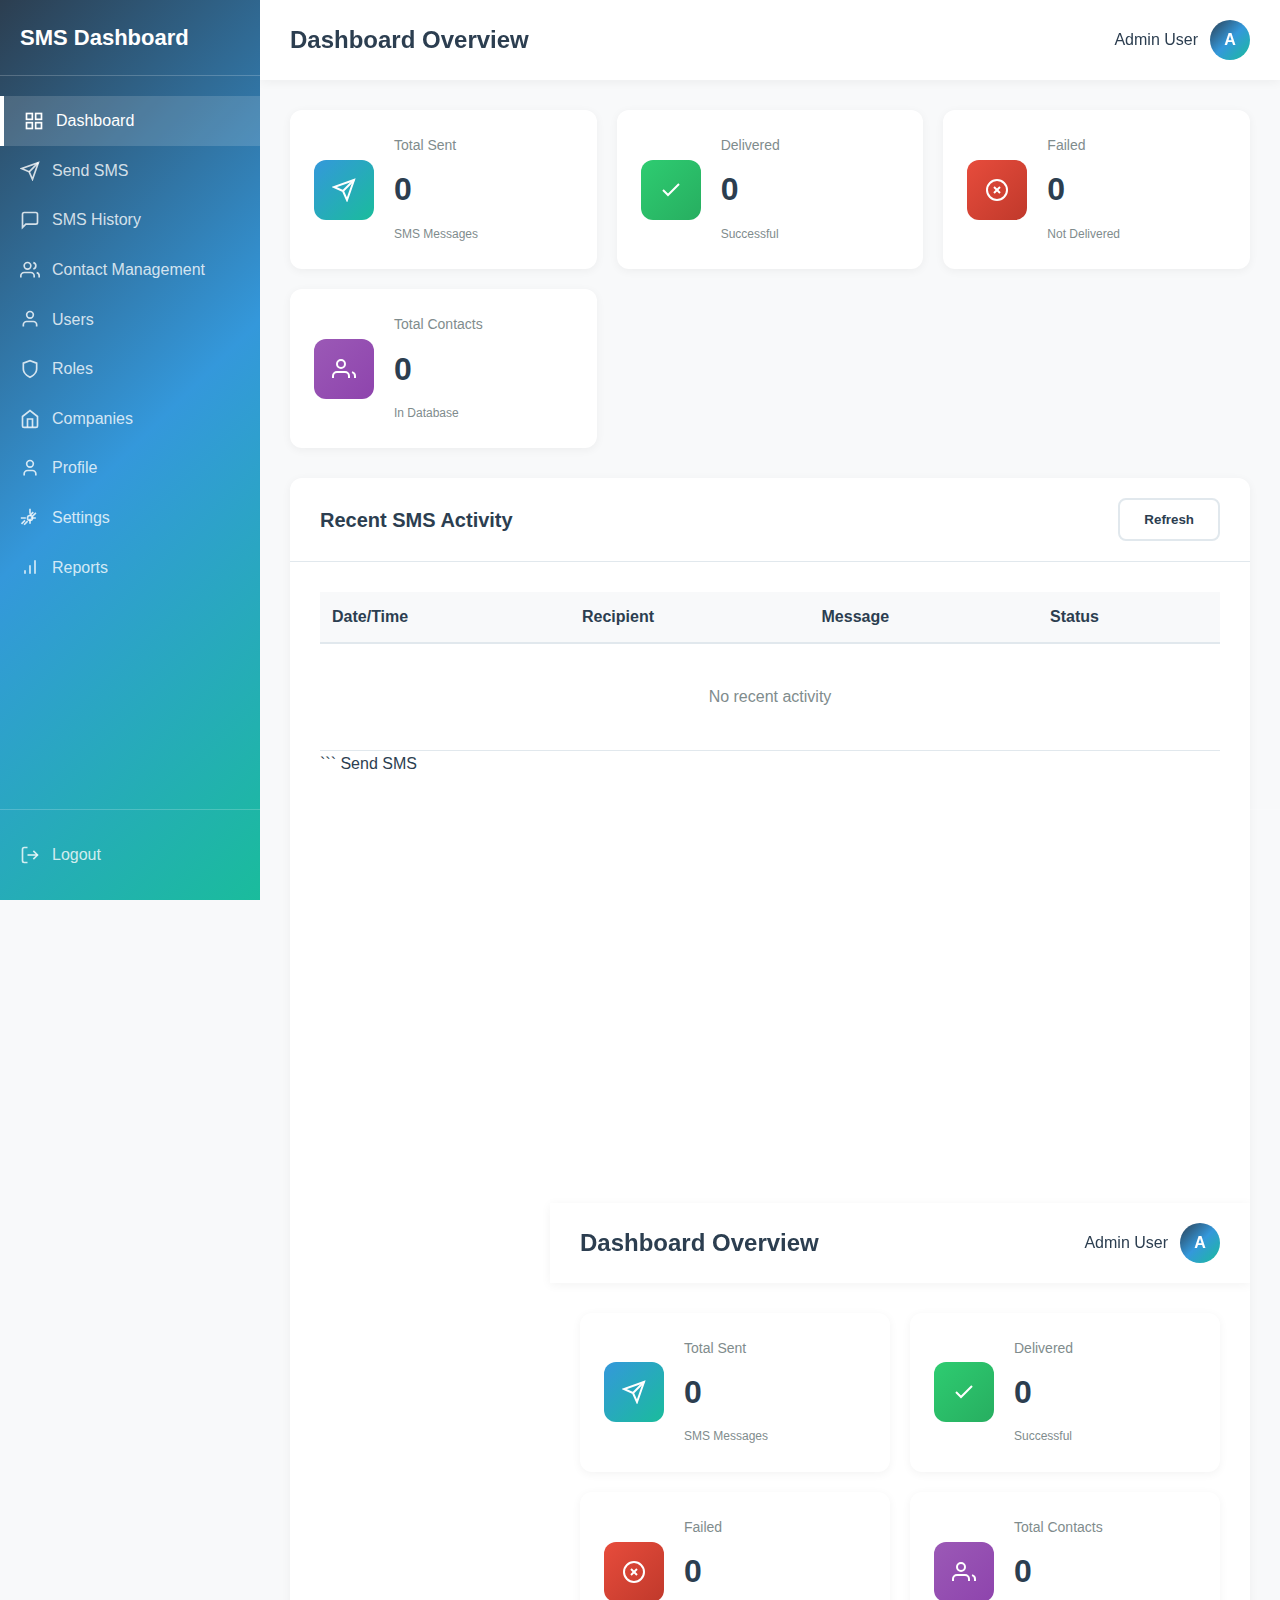
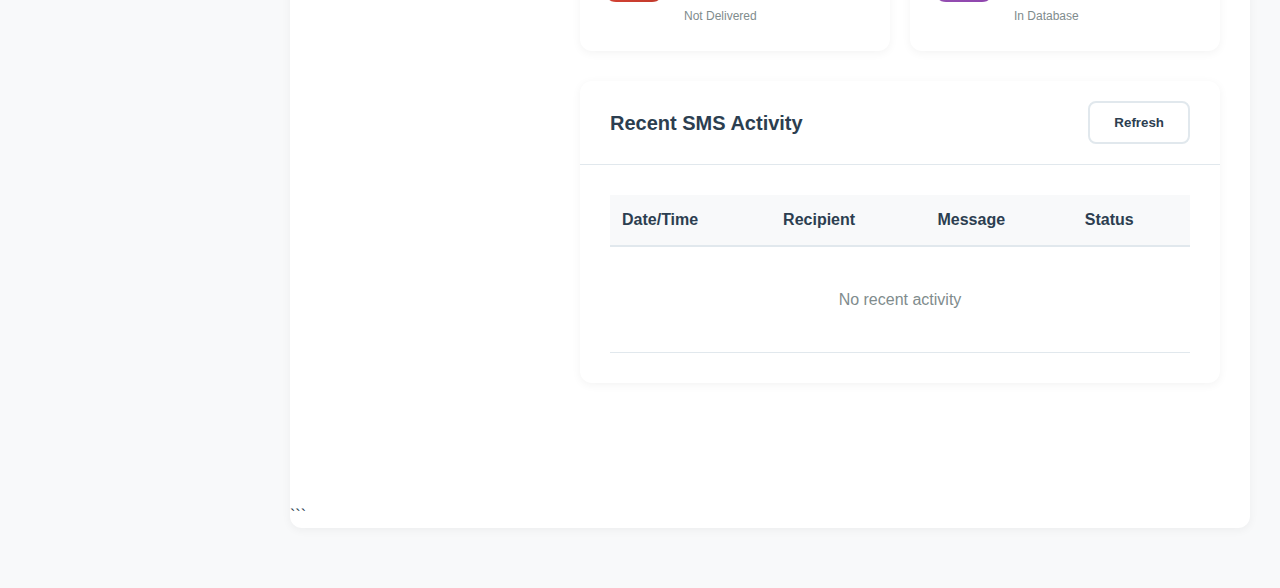
<file: dashboard.html>
<!DOCTYPE html>
<html lang="en">

<head>
    <meta charset="UTF-8">
    <meta name="viewport" content="width=device-width, initial-scale=1.0">
    <title>Dashboard - SMS Dashboard</title>
    <link rel="stylesheet" href="css/dashboard.css">
</head>

<body>
    <!-- Sidebar Navigation -->
    <div class="sidebar" id="sidebar">
        <div class="sidebar-header">
            <h2>SMS Dashboard</h2>
            <button class="close-btn" id="closeSidebar">✕</button>
        </div>

        <nav class="sidebar-nav">
            <a href="dashboard.html" class="nav-item active">
                <svg class="nav-icon" width="20" height="20" viewBox="0 0 24 24" fill="none" stroke="currentColor">
                    <rect x="3" y="3" width="7" height="7"></rect>
                    <rect x="14" y="3" width="7" height="7"></rect>
                    <rect x="14" y="14" width="7" height="7"></rect>
                    <rect x="3" y="14" width="7" height="7"></rect>
                </svg>
                <span>Dashboard</span>
            </a>

            <a href="send-sms.html" class="nav-item">
                <svg class="nav-icon" width="20" height="20" viewBox="0 0 24 24" fill="none" stroke="currentColor">
                    <path d="M22 2L11 13"></path>
                    <path d="M22 2L15 22L11 13L2 9L22 2Z"></path>
                </svg>
                <span>Send SMS</span>
            </a>

            <a href="sms-history.html" class="nav-item">
                <svg class="nav-icon" width="20" height="20" viewBox="0 0 24 24" fill="none" stroke="currentColor">
                    <path d="M21 15a2 2 0 0 1-2 2H7l-4 4V5a2 2 0 0 1 2-2h14a2 2 0 0 1 2 2z"></path>
                </svg>
                <span>SMS History</span>
            </a>

            <a href="contacts.html" class="nav-item">
                <svg class="nav-icon" width="20" height="20" viewBox="0 0 24 24" fill="none" stroke="currentColor">
                    <path d="M17 21v-2a4 4 0 0 0-4-4H5a4 4 0 0 0-4 4v2"></path>
                    <circle cx="9" cy="7" r="4"></circle>
                    <path d="M23 21v-2a4 4 0 0 0-3-3.87"></path>
                    <path d="M16 3.13a4 4 0 0 1 0 7.75"></path>
                </svg>
                <span>Contact Management</span>
            </a>

            <a href="users.html" class="nav-item">
                <svg class="nav-icon" width="20" height="20" viewBox="0 0 24 24" fill="none" stroke="currentColor">
                    <path d="M20 21v-2a4 4 0 0 0-4-4H8a4 4 0 0 0-4 4v2"></path>
                    <circle cx="12" cy="7" r="4"></circle>
                </svg>
                <span>Users</span>
            </a>

            <a href="roles.html" class="nav-item">
                <svg class="nav-icon" width="20" height="20" viewBox="0 0 24 24" fill="none" stroke="currentColor">
                    <path d="M12 22s8-4 8-10V5l-8-3-8 3v7c0 6 8 10 8 10z"></path>
                </svg>
                <span>Roles</span>
            </a>

            <a href="companies.html" class="nav-item">
                <svg class="nav-icon" width="20" height="20" viewBox="0 0 24 24" fill="none" stroke="currentColor">
                    <path d="M3 9l9-7 9 7v11a2 2 0 0 1-2 2H5a2 2 0 0 1-2-2z"></path>
                    <polyline points="9 22 9 12 15 12 15 22"></polyline>
                </svg>
                <span>Companies</span>
            </a>

            <a href="profile.html" class="nav-item">
                <svg class="nav-icon" width="20" height="20" viewBox="0 0 24 24" fill="none" stroke="currentColor">
                    <path d="M19 21v-2a4 4 0 0 0-4-4H9a4 4 0 0 0-4 4v2"></path>
                    <circle cx="12" cy="7" r="4"></circle>
                </svg>
                <span>Profile</span>
            </a>

            <a href="settings.html" class="nav-item">
                <svg class="nav-icon" width="20" height="20" viewBox="0 0 24 24" fill="none" stroke="currentColor">
                    <circle cx="12" cy="12" r="3"></circle>
                    <path
                        d="M12 1v6m0 6v6m7.071-13.071l-4.242 4.242m-5.656 5.656l-4.243 4.243M1 12h6m6 0h6m-3.071-7.071l-4.242 4.242m-5.656 5.656l-4.243 4.243">
                    </path>
                </svg>
                <span>Settings</span>
            </a>

            <a href="reports.html" class="nav-item">
                <svg class="nav-icon" width="20" height="20" viewBox="0 0 24 24" fill="none" stroke="currentColor">
                    <line x1="12" y1="20" x2="12" y2="10"></line>
                    <line x1="18" y1="20" x2="18" y2="4"></line>
                    <line x1="6" y1="20" x2="6" y2="16"></line>
                </svg>
                <span>Reports</span>
            </a>
        </nav>

        <div class="sidebar-footer">
            <a href="login.html" class="nav-item" id="logoutBtn">
                <svg class="nav-icon" width="20" height="20" viewBox="0 0 24 24" fill="none" stroke="currentColor">
                    <path d="M9 21H5a2 2 0 0 1-2-2V5a2 2 0 0 1 2-2h4"></path>
                    <polyline points="16 17 21 12 16 7"></polyline>
                    <line x1="21" y1="12" x2="9" y2="12"></line>
                </svg>
                <span>Logout</span>
            </a>
        </div>
    </div>

    <!-- Main Content -->
    <div class="main-content">
        <!-- Header -->
        <header class="header">
            <button class="menu-btn" id="menuBtn">
                <svg width="24" height="24" viewBox="0 0 24 24" fill="none" stroke="currentColor">
                    <line x1="3" y1="12" x2="21" y2="12"></line>
                    <line x1="3" y1="6" x2="21" y2="6"></line>
                    <line x1="3" y1="18" x2="21" y2="18"></line>
                </svg>
            </button>

            <div class="header-title">
                <h1>Dashboard Overview</h1>
            </div>

            <div class="header-actions">
                <div class="user-profile">
                    <span class="user-name">Admin User</span>
                    <div class="user-avatar">A</div>
                </div>
            </div>
        </header>

        <!-- Dashboard Content -->
        <div class="content-area">
            <!-- Stats Cards -->
            <div class="stats-grid">
                <div class="stat-card">
                    <div class="stat-icon sent">
                        <svg width="24" height="24" viewBox="0 0 24 24" fill="none" stroke="currentColor">
                            <path d="M22 2L11 13"></path>
                            <path d="M22 2L15 22L11 13L2 9L22 2Z"></path>
                        </svg>
                    </div>
                    <div class="stat-content">
                        <h3>Total Sent</h3>
                        <p class="stat-number" id="totalSent">0</p>
                        <span class="stat-label">SMS Messages</span>
                    </div>
                </div>

                <div class="stat-card">
                    <div class="stat-icon delivered">
                        <svg width="24" height="24" viewBox="0 0 24 24" fill="none" stroke="currentColor">
                            <polyline points="20 6 9 17 4 12"></polyline>
                        </svg>
                    </div>
                    <div class="stat-content">
                        <h3>Delivered</h3>
                        <p class="stat-number" id="totalDelivered">0</p>
                        <span class="stat-label">Successful</span>
                    </div>
                </div>

                <div class="stat-card">
                    <div class="stat-icon failed">
                        <svg width="24" height="24" viewBox="0 0 24 24" fill="none" stroke="currentColor">
                            <circle cx="12" cy="12" r="10"></circle>
                            <line x1="15" y1="9" x2="9" y2="15"></line>
                            <line x1="9" y1="9" x2="15" y2="15"></line>
                        </svg>
                    </div>
                    <div class="stat-content">
                        <h3>Failed</h3>
                        <p class="stat-number" id="totalFailed">0</p>
                        <span class="stat-label">Not Delivered</span>
                    </div>
                </div>

                <div class="stat-card">
                    <div class="stat-icon contacts">
                        <svg width="24" height="24" viewBox="0 0 24 24" fill="none" stroke="currentColor">
                            <path d="M17 21v-2a4 4 0 0 0-4-4H5a4 4 0 0 0-4 4v2"></path>
                            <circle cx="9" cy="7" r="4"></circle>
                            <path d="M23 21v-2a4 4 0 0 0-3-3.87"></path>
                        </svg>
                    </div>
                    <div class="stat-content">
                        <h3>Total Contacts</h3>
                        <p class="stat-number" id="totalContacts">0</p>
                        <span class="stat-label">In Database</span>
                    </div>
                </div>
            </div>

            <!-- Recent Activity -->
            <div class="card">
                <div class="card-header">
                    <h2>Recent SMS Activity</h2>
                    <button class="btn-secondary" id="refreshActivity">Refresh</button>
                </div>
                <div class="card-body">
                    <div class="table-responsive">
                        <table class="data-table">
                            <thead>
                                <tr>
                                    <th>Date/Time</th>
                                    <th>Recipient</th>
                                    <th>Message</th>
                                    <th>Status</th>
                                </tr>
                            </thead>
                            <tbody id="recentActivityTable">
                                <tr>
                                    <td colspan="4" class="no-data">No recent activity</td>
                                </tr>
                            </tbody>
                        </table>
                    </div>
                    ```
                    <path d="M22 2L15 22L11 13L2 9L22 2Z"></path>
                    </svg>
                    <span>Send SMS</span>
                    </a>

                    <a href="sms-history.html" class="nav-item">
                        <svg class="nav-icon" width="20" height="20" viewBox="0 0 24 24" fill="none"
                            stroke="currentColor">
                            <path d="M21 15a2 2 0 0 1-2 2H7l-4 4V5a2 2 0 0 1 2-2h14a2 2 0 0 1 2 2z"></path>
                        </svg>
                        <span>SMS History</span>
                    </a>

                    <a href="contacts.html" class="nav-item">
                        <svg class="nav-icon" width="20" height="20" viewBox="0 0 24 24" fill="none"
                            stroke="currentColor">
                            <path d="M17 21v-2a4 4 0 0 0-4-4H5a4 4 0 0 0-4 4v2"></path>
                            <circle cx="9" cy="7" r="4"></circle>
                            <path d="M23 21v-2a4 4 0 0 0-3-3.87"></path>
                            <path d="M16 3.13a4 4 0 0 1 0 7.75"></path>
                        </svg>
                        <span>Contact Management</span>
                    </a>

                    <a href="users.html" class="nav-item">
                        <svg class="nav-icon" width="20" height="20" viewBox="0 0 24 24" fill="none"
                            stroke="currentColor">
                            <path d="M20 21v-2a4 4 0 0 0-4-4H8a4 4 0 0 0-4 4v2"></path>
                            <circle cx="12" cy="7" r="4"></circle>
                        </svg>
                        <span>Users</span>
                    </a>

                    <a href="roles.html" class="nav-item">
                        <svg class="nav-icon" width="20" height="20" viewBox="0 0 24 24" fill="none"
                            stroke="currentColor">
                            <path d="M12 22s8-4 8-10V5l-8-3-8 3v7c0 6 8 10 8 10z"></path>
                        </svg>
                        <span>Roles</span>
                    </a>

                    <a href="companies.html" class="nav-item">
                        <svg class="nav-icon" width="20" height="20" viewBox="0 0 24 24" fill="none"
                            stroke="currentColor">
                            <path d="M3 9l9-7 9 7v11a2 2 0 0 1-2 2H5a2 2 0 0 1-2-2z"></path>
                            <polyline points="9 22 9 12 15 12 15 22"></polyline>
                        </svg>
                        <span>Companies</span>
                    </a>

                    <a href="profile.html" class="nav-item">
                        <svg class="nav-icon" width="20" height="20" viewBox="0 0 24 24" fill="none"
                            stroke="currentColor">
                            <path d="M19 21v-2a4 4 0 0 0-4-4H9a4 4 0 0 0-4 4v2"></path>
                            <circle cx="12" cy="7" r="4"></circle>
                        </svg>
                        <span>Profile</span>
                    </a>

                    <a href="settings.html" class="nav-item">
                        <svg class="nav-icon" width="20" height="20" viewBox="0 0 24 24" fill="none"
                            stroke="currentColor">
                            <circle cx="12" cy="12" r="3"></circle>
                            <path
                                d="M12 1v6m0 6v6m7.071-13.071l-4.242 4.242m-5.656 5.656l-4.243 4.243M1 12h6m6 0h6m-3.071-7.071l-4.242 4.242m-5.656 5.656l-4.243 4.243">
                            </path>
                        </svg>
                        <span>Settings</span>
                    </a>

                    <a href="reports.html" class="nav-item">
                        <svg class="nav-icon" width="20" height="20" viewBox="0 0 24 24" fill="none"
                            stroke="currentColor">
                            <line x1="12" y1="20" x2="12" y2="10"></line>
                            <line x1="18" y1="20" x2="18" y2="4"></line>
                            <line x1="6" y1="20" x2="6" y2="16"></line>
                        </svg>
                        <span>Reports</span>
                    </a>
                    </nav>

                    <div class="sidebar-footer">
                        <a href="login.html" class="nav-item" id="logoutBtn">
                            <svg class="nav-icon" width="20" height="20" viewBox="0 0 24 24" fill="none"
                                stroke="currentColor">
                                <path d="M9 21H5a2 2 0 0 1-2-2V5a2 2 0 0 1 2-2h4"></path>
                                <polyline points="16 17 21 12 16 7"></polyline>
                                <line x1="21" y1="12" x2="9" y2="12"></line>
                            </svg>
                            <span>Logout</span>
                        </a>
                    </div>
                </div>

                <!-- Main Content -->
                <div class="main-content">
                    <!-- Header -->
                    <header class="header">
                        <button class="menu-btn" id="menuBtn">
                            <svg width="24" height="24" viewBox="0 0 24 24" fill="none" stroke="currentColor">
                                <line x1="3" y1="12" x2="21" y2="12"></line>
                                <line x1="3" y1="6" x2="21" y2="6"></line>
                                <line x1="3" y1="18" x2="21" y2="18"></line>
                            </svg>
                        </button>

                        <div class="header-title">
                            <h1>Dashboard Overview</h1>
                        </div>

                        <div class="header-actions">
                            <div class="user-profile">
                                <span class="user-name">Admin User</span>
                                <div class="user-avatar">A</div>
                            </div>
                        </div>
                    </header>

                    <!-- Dashboard Content -->
                    <div class="content-area">
                        <!-- Stats Cards -->
                        <div class="stats-grid">
                            <div class="stat-card">
                                <div class="stat-icon sent">
                                    <svg width="24" height="24" viewBox="0 0 24 24" fill="none" stroke="currentColor">
                                        <path d="M22 2L11 13"></path>
                                        <path d="M22 2L15 22L11 13L2 9L22 2Z"></path>
                                    </svg>
                                </div>
                                <div class="stat-content">
                                    <h3>Total Sent</h3>
                                    <p class="stat-number" id="totalSent">0</p>
                                    <span class="stat-label">SMS Messages</span>
                                </div>
                            </div>

                            <div class="stat-card">
                                <div class="stat-icon delivered">
                                    <svg width="24" height="24" viewBox="0 0 24 24" fill="none" stroke="currentColor">
                                        <polyline points="20 6 9 17 4 12"></polyline>
                                    </svg>
                                </div>
                                <div class="stat-content">
                                    <h3>Delivered</h3>
                                    <p class="stat-number" id="totalDelivered">0</p>
                                    <span class="stat-label">Successful</span>
                                </div>
                            </div>

                            <div class="stat-card">
                                <div class="stat-icon failed">
                                    <svg width="24" height="24" viewBox="0 0 24 24" fill="none" stroke="currentColor">
                                        <circle cx="12" cy="12" r="10"></circle>
                                        <line x1="15" y1="9" x2="9" y2="15"></line>
                                        <line x1="9" y1="9" x2="15" y2="15"></line>
                                    </svg>
                                </div>
                                <div class="stat-content">
                                    <h3>Failed</h3>
                                    <p class="stat-number" id="totalFailed">0</p>
                                    <span class="stat-label">Not Delivered</span>
                                </div>
                            </div>

                            <div class="stat-card">
                                <div class="stat-icon contacts">
                                    <svg width="24" height="24" viewBox="0 0 24 24" fill="none" stroke="currentColor">
                                        <path d="M17 21v-2a4 4 0 0 0-4-4H5a4 4 0 0 0-4 4v2"></path>
                                        <circle cx="9" cy="7" r="4"></circle>
                                        <path d="M23 21v-2a4 4 0 0 0-3-3.87"></path>
                                    </svg>
                                </div>
                                <div class="stat-content">
                                    <h3>Total Contacts</h3>
                                    <p class="stat-number" id="totalContacts">0</p>
                                    <span class="stat-label">In Database</span>
                                </div>
                            </div>
                        </div>

                        <!-- Recent Activity -->
                        <div class="card">
                            <div class="card-header">
                                <h2>Recent SMS Activity</h2>
                                <button class="btn-secondary" id="refreshActivity">Refresh</button>
                            </div>
                            <div class="card-body">
                                <div class="table-responsive">
                                    <table class="data-table">
                                        <thead>
                                            <tr>
                                                <th>Date/Time</th>
                                                <th>Recipient</th>
                                                <th>Message</th>
                                                <th>Status</th>
                                            </tr>
                                        </thead>
                                        <tbody id="recentActivityTable">
                                            <tr>
                                                <td colspan="4" class="no-data">No recent activity</td>
                                            </tr>
                                        </tbody>
                                    </table>
                                </div>
                            </div>
                        </div>
                    </div>
                </div>

                <!-- Load Scripts -->
                <script src="js/settings-loader.js"></script>
                <script src="js/dashboard.js"></script>
</body>

</html>
```
</file>
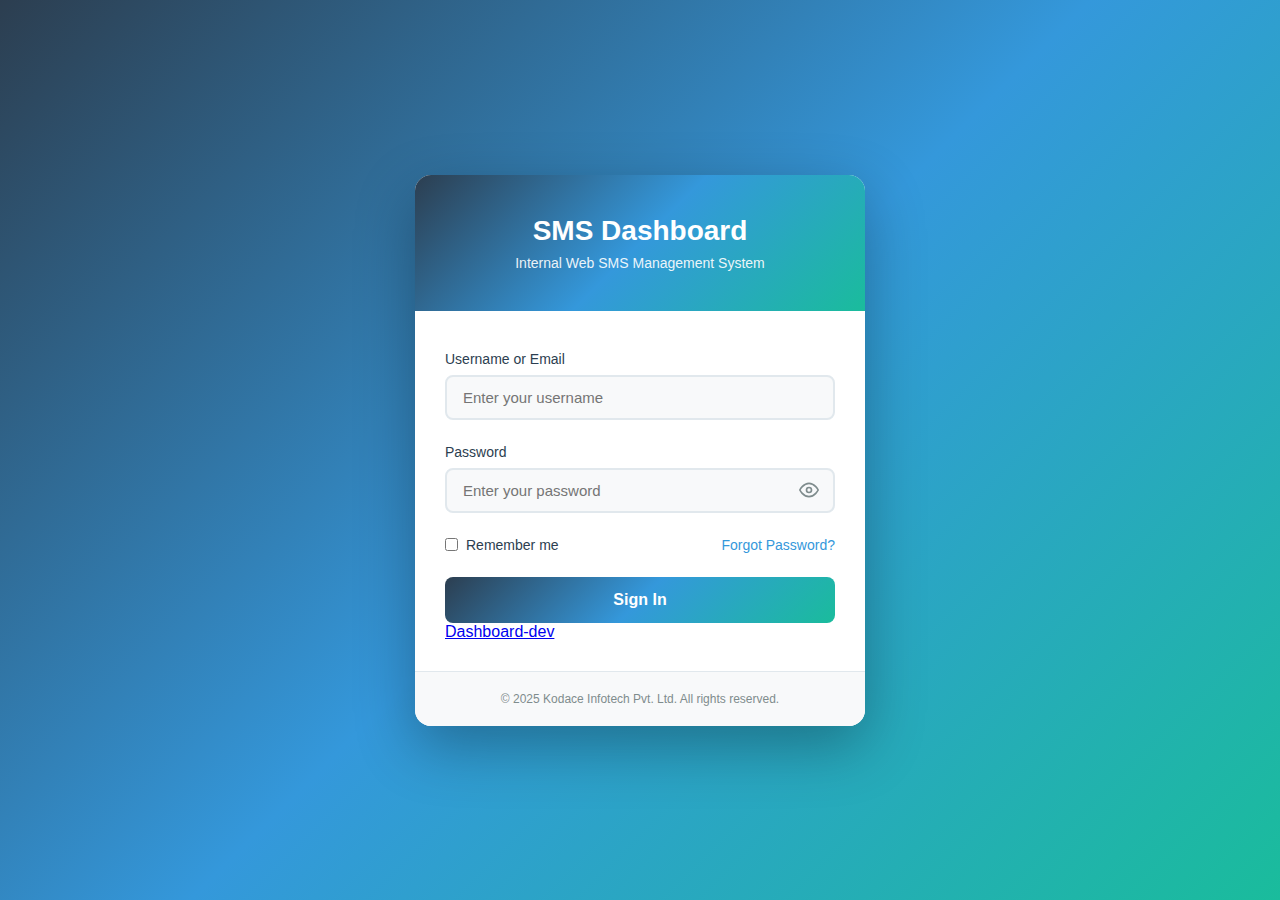
<file: login.html>
<!DOCTYPE html>
<html lang="en">

<head>
    <meta charset="UTF-8">
    <meta name="viewport" content="width=device-width, initial-scale=1.0">
    <title>SMS Dashboard - Login</title>
    <link rel="stylesheet" href="css/login.css">
</head>

<body>

    <div class="container">
        <div class="login-card">
            <div class="login-header">
                <h1>SMS Dashboard</h1>
                <p>Internal Web SMS Management System</p>
            </div>

            <form id="loginForm" class="login-form">
                <div class="form-group">
                    <label for="username">Username or Email</label>
                    <input type="text" id="username" name="username" placeholder="Enter your username" required
                        autocomplete="username">
                    <span class="error-message" id="usernameError"></span>
                </div>

                <div class="form-group">
                    <label for="password">Password</label>
                    <div class="password-wrapper">
                        <input type="password" id="password" name="password" placeholder="Enter your password" required
                            autocomplete="current-password">
                        <button type="button" class="toggle-password" id="togglePassword">
                            <svg class="eye-icon" width="20" height="20" viewBox="0 0 24 24" fill="none"
                                stroke="currentColor">
                                <path d="M1 12s4-8 11-8 11 8 11 8-4 8-11 8-11-8-11-8z"></path>
                                <circle cx="12" cy="12" r="3"></circle>
                            </svg>
                        </button>
                    </div>
                    <span class="error-message" id="passwordError"></span>
                    <div class="caps-warning" id="capsWarning">
                        ⚠️ Caps Lock is on
                    </div>
                </div>

                <div class="form-options">
                    <label class="remember-me">
                        <input type="checkbox" id="rememberMe" name="rememberMe">
                        <span>Remember me</span>
                    </label>
                    <a href="#" class="forgot-password">Forgot Password?</a>
                </div>

                <button type="submit" class="login-button">
                    <span class="button-text">Sign In</span>
                    <span class="button-loader" id="buttonLoader"></span>
                </button><a href="dashboard.html">Dashboard-dev</a>
            </form>

            <div class="login-footer">
                <p>© 2025 Kodace Infotech Pvt. Ltd. All rights reserved.</p>
            </div>
        </div>
    </div>

    <script src="js/login.js"></script>
</body>

</html>
</file>
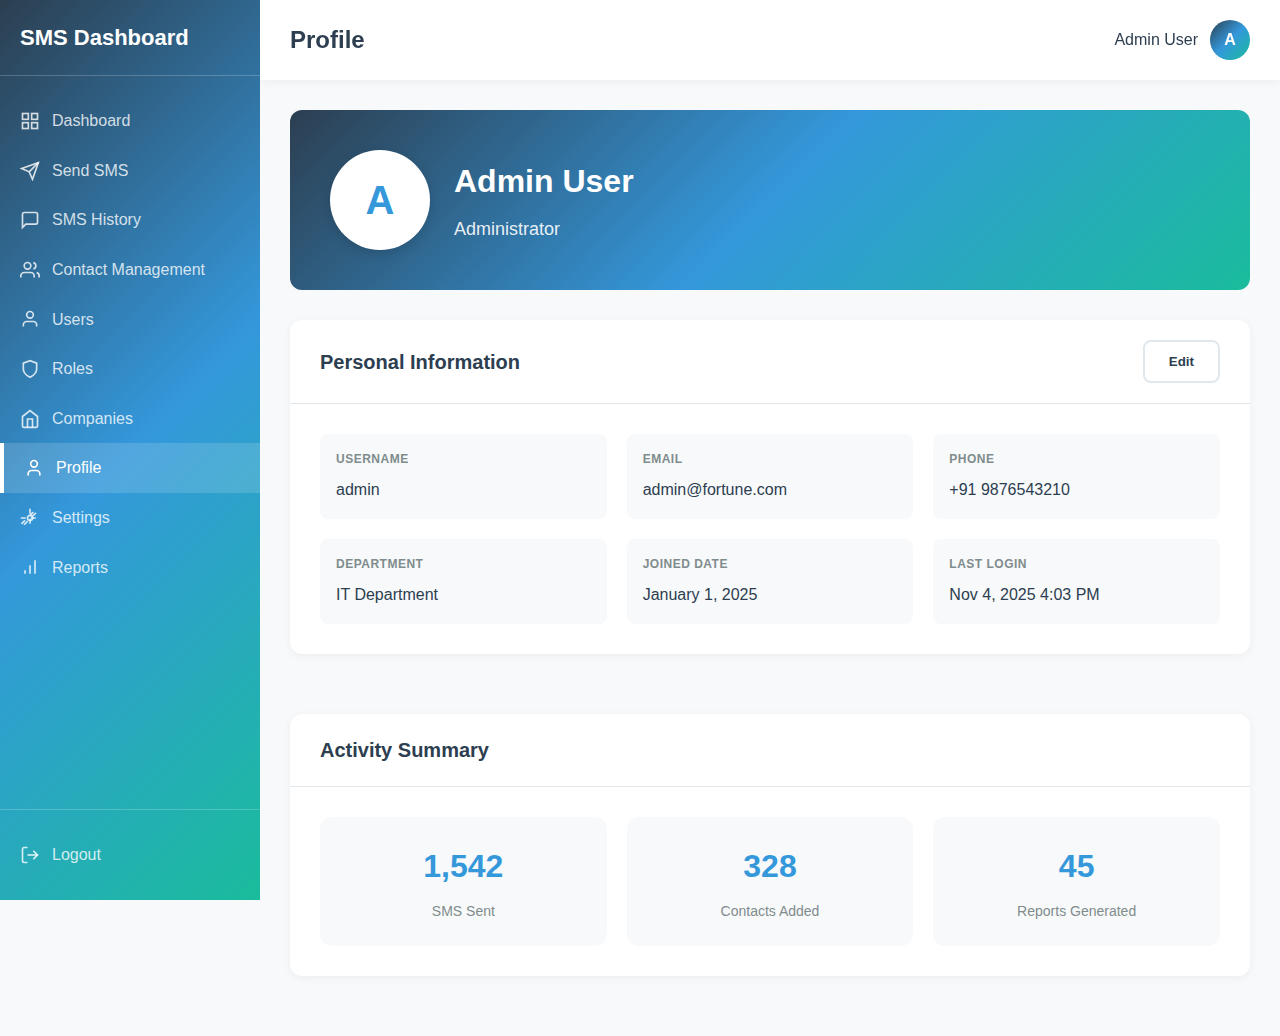
<file: profile.html>
<!DOCTYPE html>
<html lang="en">

<head>
    <meta charset="UTF-8">
    <meta name="viewport" content="width=device-width, initial-scale=1.0">
    <title>Profile - SMS Dashboard</title>
    <link rel="stylesheet" href="css/dashboard.css">
    <link rel="stylesheet" href="css/profile.css">
</head>

<body>
    <!-- Sidebar Navigation -->
    <div class="sidebar" id="sidebar">
        <div class="sidebar-header">
            <h2>SMS Dashboard</h2>
            <button class="close-btn" id="closeSidebar">✕</button>
        </div>

        <nav class="sidebar-nav">
            <a href="dashboard.html" class="nav-item">
                <svg class="nav-icon" width="20" height="20" viewBox="0 0 24 24" fill="none" stroke="currentColor">
                    <rect x="3" y="3" width="7" height="7"></rect>
                    <rect x="14" y="3" width="7" height="7"></rect>
                    <rect x="14" y="14" width="7" height="7"></rect>
                    <rect x="3" y="14" width="7" height="7"></rect>
                </svg>
                <span>Dashboard</span>
            </a>

            <a href="send-sms.html" class="nav-item">
                <svg class="nav-icon" width="20" height="20" viewBox="0 0 24 24" fill="none" stroke="currentColor">
                    <path d="M22 2L11 13"></path>
                    <path d="M22 2L15 22L11 13L2 9L22 2Z"></path>
                </svg>
                <span>Send SMS</span>
            </a>

            <a href="sms-history.html" class="nav-item">
                <svg class="nav-icon" width="20" height="20" viewBox="0 0 24 24" fill="none" stroke="currentColor">
                    <path d="M21 15a2 2 0 0 1-2 2H7l-4 4V5a2 2 0 0 1 2-2h14a2 2 0 0 1 2 2z"></path>
                </svg>
                <span>SMS History</span>
            </a>

            <a href="contacts.html" class="nav-item">
                <svg class="nav-icon" width="20" height="20" viewBox="0 0 24 24" fill="none" stroke="currentColor">
                    <path d="M17 21v-2a4 4 0 0 0-4-4H5a4 4 0 0 0-4 4v2"></path>
                    <circle cx="9" cy="7" r="4"></circle>
                    <path d="M23 21v-2a4 4 0 0 0-3-3.87"></path>
                    <path d="M16 3.13a4 4 0 0 1 0 7.75"></path>
                </svg>
                <span>Contact Management</span>
            </a>

            <a href="users.html" class="nav-item">
                <svg class="nav-icon" width="20" height="20" viewBox="0 0 24 24" fill="none" stroke="currentColor">
                    <path d="M20 21v-2a4 4 0 0 0-4-4H8a4 4 0 0 0-4 4v2"></path>
                    <circle cx="12" cy="7" r="4"></circle>
                </svg>
                <span>Users</span>
            </a>

            <a href="roles.html" class="nav-item">
                <svg class="nav-icon" width="20" height="20" viewBox="0 0 24 24" fill="none" stroke="currentColor">
                    <path d="M12 22s8-4 8-10V5l-8-3-8 3v7c0 6 8 10 8 10z"></path>
                </svg>
                <span>Roles</span>
            </a>

            <a href="companies.html" class="nav-item">
                <svg class="nav-icon" width="20" height="20" viewBox="0 0 24 24" fill="none" stroke="currentColor">
                    <path d="M3 9l9-7 9 7v11a2 2 0 0 1-2 2H5a2 2 0 0 1-2-2z"></path>
                    <polyline points="9 22 9 12 15 12 15 22"></polyline>
                </svg>
                <span>Companies</span>
            </a>

            <a href="profile.html" class="nav-item active">
                <svg class="nav-icon" width="20" height="20" viewBox="0 0 24 24" fill="none" stroke="currentColor">
                    <path d="M19 21v-2a4 4 0 0 0-4-4H9a4 4 0 0 0-4 4v2"></path>
                    <circle cx="12" cy="7" r="4"></circle>
                </svg>
                <span>Profile</span>
            </a>

            <a href="settings.html" class="nav-item">
                <svg class="nav-icon" width="20" height="20" viewBox="0 0 24 24" fill="none" stroke="currentColor">
                    <circle cx="12" cy="12" r="3"></circle>
                    <path
                        d="M12 1v6m0 6v6m7.071-13.071l-4.242 4.242m-5.656 5.656l-4.243 4.243M1 12h6m6 0h6m-3.071-7.071l-4.242 4.242m-5.656 5.656l-4.243 4.243">
                    </path>
                </svg>
                <span>Settings</span>
            </a>

            <a href="reports.html" class="nav-item">
                <svg class="nav-icon" width="20" height="20" viewBox="0 0 24 24" fill="none" stroke="currentColor">
                    <line x1="12" y1="20" x2="12" y2="10"></line>
                    <line x1="18" y1="20" x2="18" y2="4"></line>
                    <line x1="6" y1="20" x2="6" y2="16"></line>
                </svg>
                <span>Reports</span>
            </a>
        </nav>

        <div class="sidebar-footer">
            <a href="login.html" class="nav-item" id="logoutBtn">
                <svg class="nav-icon" width="20" height="20" viewBox="0 0 24 24" fill="none" stroke="currentColor">
                    <path d="M9 21H5a2 2 0 0 1-2-2V5a2 2 0 0 1 2-2h4"></path>
                    <polyline points="16 17 21 12 16 7"></polyline>
                    <line x1="21" y1="12" x2="9" y2="12"></line>
                </svg>
                <span>Logout</span>
            </a>
        </div>
    </div>

    <!-- Main Content -->
    <div class="main-content">
        <!-- Header -->
        <header class="header">
            <button class="menu-btn" id="menuBtn">
                <svg width="24" height="24" viewBox="0 0 24 24" fill="none" stroke="currentColor">
                    <line x1="3" y1="12" x2="21" y2="12"></line>
                    <line x1="3" y1="6" x2="21" y2="6"></line>
                    <line x1="3" y1="18" x2="21" y2="18"></line>
                </svg>
            </button>

            <div class="header-title">
                <h1>Profile</h1>
            </div>

            <div class="header-actions">
                <div class="user-profile">
                    <span class="user-name">Admin User</span>
                    <div class="user-avatar">A</div>
                </div>
            </div>
        </header>

        <!-- Profile Content -->
        <div class="content-area">
            <div class="profile-container">
                <div class="profile-header">
                    <div class="profile-avatar-large">A</div>
                    <div class="profile-info">
                        <h2 id="profileName">Admin User</h2>
                        <p id="profileRole">Administrator</p>
                    </div>
                </div>

                <div class="profile-content">
                    <div class="profile-section">
                        <div class="card">
                            <div class="card-header">
                                <h2>Personal Information</h2>
                                <button class="btn-secondary" id="editProfileBtn">Edit</button>
                            </div>
                            <div class="card-body">
                                <div class="info-grid">
                                    <div class="info-item">
                                        <span class="info-label">Username</span>
                                        <span class="info-value" id="profileUsername">admin</span>
                                    </div>
                                    <div class="info-item">
                                        <span class="info-label">Email</span>
                                        <span class="info-value" id="profileEmail">admin@fortune.com</span>
                                    </div>
                                    <div class="info-item">
                                        <span class="info-label">Phone</span>
                                        <span class="info-value" id="profilePhone">+91 9876543210</span>
                                    </div>
                                    <div class="info-item">
                                        <span class="info-label">Department</span>
                                        <span class="info-value" id="profileDepartment">IT Department</span>
                                    </div>
                                    <div class="info-item">
                                        <span class="info-label">Joined Date</span>
                                        <span class="info-value" id="profileJoinedDate">January 1, 2025</span>
                                    </div>
                                    <div class="info-item">
                                        <span class="info-label">Last Login</span>
                                        <span class="info-value" id="profileLastLogin">Nov 4, 2025 4:03 PM</span>
                                    </div>
                                </div>
                            </div>
                        </div>
                    </div>

                    <div class="profile-section">
                        <div class="card">
                            <div class="card-header">
                                <h2>Activity Summary</h2>
                            </div>
                            <div class="card-body">
                                <div class="activity-stats">
                                    <div class="activity-stat">
                                        <span class="activity-number" id="profileSMSSent">1,542</span>
                                        <span class="activity-label">SMS Sent</span>
                                    </div>
                                    <div class="activity-stat">
                                        <span class="activity-number" id="profileContactsAdded">328</span>
                                        <span class="activity-label">Contacts Added</span>
                                    </div>
                                    <div class="activity-stat">
                                        <span class="activity-number" id="profileReportsGenerated">45</span>
                                        <span class="activity-label">Reports Generated</span>
                                    </div>
                                </div>
                            </div>
                        </div>
                    </div>
                </div>
            </div>
        </div>
    </div>

    <!-- Edit Profile Modal -->
    <div class="modal" id="editProfileModal">
        <div class="modal-content">
            <div class="modal-header">
                <h2>Edit Profile</h2>
                <button class="close-modal" id="closeEditProfileModal">✕</button>
            </div>
            <form id="editProfileForm">
                <div class="modal-body">
                    <div class="form-group">
                        <label>Full Name</label>
                        <input type="text" id="editProfileFullName" class="form-control" required>
                    </div>
                    <div class="form-group">
                        <label>Email</label>
                        <input type="email" id="editProfileEmail" class="form-control" required>
                    </div>
                    <div class="form-group">
                        <label>Phone</label>
                        <input type="tel" id="editProfilePhone" class="form-control">
                    </div>
                    <div class="form-group">
                        <label>Department</label>
                        <input type="text" id="editProfileDepartment" class="form-control">
                    </div>
                </div>
                <div class="modal-footer">
                    <button type="button" class="btn-secondary" id="cancelEditProfile">Cancel</button>
                    <button type="submit" class="btn-primary">Save Changes</button>
                    ```
                    </a>

                    <a href="users.html" class="nav-item">
                        <svg class="nav-icon" width="20" height="20" viewBox="0 0 24 24" fill="none"
                            stroke="currentColor">
                            <path d="M20 21v-2a4 4 0 0 0-4-4H8a4 4 0 0 0-4 4v2"></path>
                            <circle cx="12" cy="7" r="4"></circle>
                        </svg>
                        <span>Users</span>
                    </a>

                    <a href="roles.html" class="nav-item">
                        <svg class="nav-icon" width="20" height="20" viewBox="0 0 24 24" fill="none"
                            stroke="currentColor">
                            <path d="M12 22s8-4 8-10V5l-8-3-8 3v7c0 6 8 10 8 10z"></path>
                        </svg>
                        <span>Roles</span>
                    </a>

                    <a href="companies.html" class="nav-item">
                        <svg class="nav-icon" width="20" height="20" viewBox="0 0 24 24" fill="none"
                            stroke="currentColor">
                            <path d="M3 9l9-7 9 7v11a2 2 0 0 1-2 2H5a2 2 0 0 1-2-2z"></path>
                            <polyline points="9 22 9 12 15 12 15 22"></polyline>
                        </svg>
                        <span>Companies</span>
                    </a>

                    <a href="profile.html" class="nav-item active">
                        <svg class="nav-icon" width="20" height="20" viewBox="0 0 24 24" fill="none"
                            stroke="currentColor">
                            <path d="M19 21v-2a4 4 0 0 0-4-4H9a4 4 0 0 0-4 4v2"></path>
                            <circle cx="12" cy="7" r="4"></circle>
                        </svg>
                        <span>Profile</span>
                    </a>

                    <a href="settings.html" class="nav-item">
                        <svg class="nav-icon" width="20" height="20" viewBox="0 0 24 24" fill="none"
                            stroke="currentColor">
                            <circle cx="12" cy="12" r="3"></circle>
                            <path
                                d="M12 1v6m0 6v6m7.071-13.071l-4.242 4.242m-5.656 5.656l-4.243 4.243M1 12h6m6 0h6m-3.071-7.071l-4.242 4.242m-5.656 5.656l-4.243 4.243">
                            </path>
                        </svg>
                        <span>Settings</span>
                    </a>

                    <a href="reports.html" class="nav-item">
                        <svg class="nav-icon" width="20" height="20" viewBox="0 0 24 24" fill="none"
                            stroke="currentColor">
                            <line x1="12" y1="20" x2="12" y2="10"></line>
                            <line x1="18" y1="20" x2="18" y2="4"></line>
                            <line x1="6" y1="20" x2="6" y2="16"></line>
                        </svg>
                        <span>Reports</span>
                    </a>
                    </nav>

                    <div class="sidebar-footer">
                        <a href="login.html" class="nav-item" id="logoutBtn">
                            <svg class="nav-icon" width="20" height="20" viewBox="0 0 24 24" fill="none"
                                stroke="currentColor">
                                <path d="M9 21H5a2 2 0 0 1-2-2V5a2 2 0 0 1 2-2h4"></path>
                                <polyline points="16 17 21 12 16 7"></polyline>
                                <line x1="21" y1="12" x2="9" y2="12"></line>
                            </svg>
                            <span>Logout</span>
                        </a>
                    </div>
                </div>

                <!-- Main Content -->
                <div class="main-content">
                    <!-- Header -->
                    <header class="header">
                        <button class="menu-btn" id="menuBtn">
                            <svg width="24" height="24" viewBox="0 0 24 24" fill="none" stroke="currentColor">
                                <line x1="3" y1="12" x2="21" y2="12"></line>
                                <line x1="3" y1="6" x2="21" y2="6"></line>
                                <line x1="3" y1="18" x2="21" y2="18"></line>
                            </svg>
                        </button>

                        <div class="header-title">
                            <h1>Profile</h1>
                        </div>

                        <div class="header-actions">
                            <div class="user-profile">
                                <span class="user-name">Admin User</span>
                                <div class="user-avatar">A</div>
                            </div>
                        </div>
                    </header>

                    <!-- Profile Content -->
                    <div class="content-area">
                        <div class="profile-container">
                            <div class="profile-header">
                                <div class="profile-avatar-large">A</div>
                                <div class="profile-info">
                                    <h2 id="profileName">Admin User</h2>
                                    <p id="profileRole">Administrator</p>
                                </div>
                            </div>

                            <div class="profile-content">
                                <div class="profile-section">
                                    <div class="card">
                                        <div class="card-header">
                                            <h2>Personal Information</h2>
                                            <button class="btn-secondary" id="editProfileBtn">Edit</button>
                                        </div>
                                        <div class="card-body">
                                            <div class="info-grid">
                                                <div class="info-item">
                                                    <span class="info-label">Username</span>
                                                    <span class="info-value" id="profileUsername">admin</span>
                                                </div>
                                                <div class="info-item">
                                                    <span class="info-label">Email</span>
                                                    <span class="info-value" id="profileEmail">admin@fortune.com</span>
                                                </div>
                                                <div class="info-item">
                                                    <span class="info-label">Phone</span>
                                                    <span class="info-value" id="profilePhone">+91 9876543210</span>
                                                </div>
                                                <div class="info-item">
                                                    <span class="info-label">Department</span>
                                                    <span class="info-value" id="profileDepartment">IT Department</span>
                                                </div>
                                                <div class="info-item">
                                                    <span class="info-label">Joined Date</span>
                                                    <span class="info-value" id="profileJoinedDate">January 1,
                                                        2025</span>
                                                </div>
                                                <div class="info-item">
                                                    <span class="info-label">Last Login</span>
                                                    <span class="info-value" id="profileLastLogin">Nov 4, 2025 4:03
                                                        PM</span>
                                                </div>
                                            </div>
                                        </div>
                                    </div>
                                </div>

                                <div class="profile-section">
                                    <div class="card">
                                        <div class="card-header">
                                            <h2>Activity Summary</h2>
                                        </div>
                                        <div class="card-body">
                                            <div class="activity-stats">
                                                <div class="activity-stat">
                                                    <span class="activity-number" id="profileSMSSent">1,542</span>
                                                    <span class="activity-label">SMS Sent</span>
                                                </div>
                                                <div class="activity-stat">
                                                    <span class="activity-number" id="profileContactsAdded">328</span>
                                                    <span class="activity-label">Contacts Added</span>
                                                </div>
                                                <div class="activity-stat">
                                                    <span class="activity-number" id="profileReportsGenerated">45</span>
                                                    <span class="activity-label">Reports Generated</span>
                                                </div>
                                            </div>
                                        </div>
                                    </div>
                                </div>
                            </div>
                        </div>
                    </div>
                </div>

                <!-- Edit Profile Modal -->
                <div class="modal" id="editProfileModal">
                    <div class="modal-content">
                        <div class="modal-header">
                            <h2>Edit Profile</h2>
                            <button class="close-modal" id="closeEditProfileModal">✕</button>
                        </div>
                        <form id="editProfileForm">
                            <div class="modal-body">
                                <div class="form-group">
                                    <label>Full Name</label>
                                    <input type="text" id="editProfileFullName" class="form-control" required>
                                </div>
                                <div class="form-group">
                                    <label>Email</label>
                                    <input type="email" id="editProfileEmail" class="form-control" required>
                                </div>
                                <div class="form-group">
                                    <label>Phone</label>
                                    <input type="tel" id="editProfilePhone" class="form-control">
                                </div>
                                <div class="form-group">
                                    <label>Department</label>
                                    <input type="text" id="editProfileDepartment" class="form-control">
                                </div>
                            </div>
                            <div class="modal-footer">
                                <button type="button" class="btn-secondary" id="cancelEditProfile">Cancel</button>
                                <button type="submit" class="btn-primary">Save Changes</button>
                            </div>
                        </form>
                    </div>
                </div>

                <!-- Load Scripts -->
                <script src="js/settings-loader.js"></script>
                <script src="js/dashboard.js"></script>
                <script src="js/profile.js"></script>
</body>

</html>
```
</file>
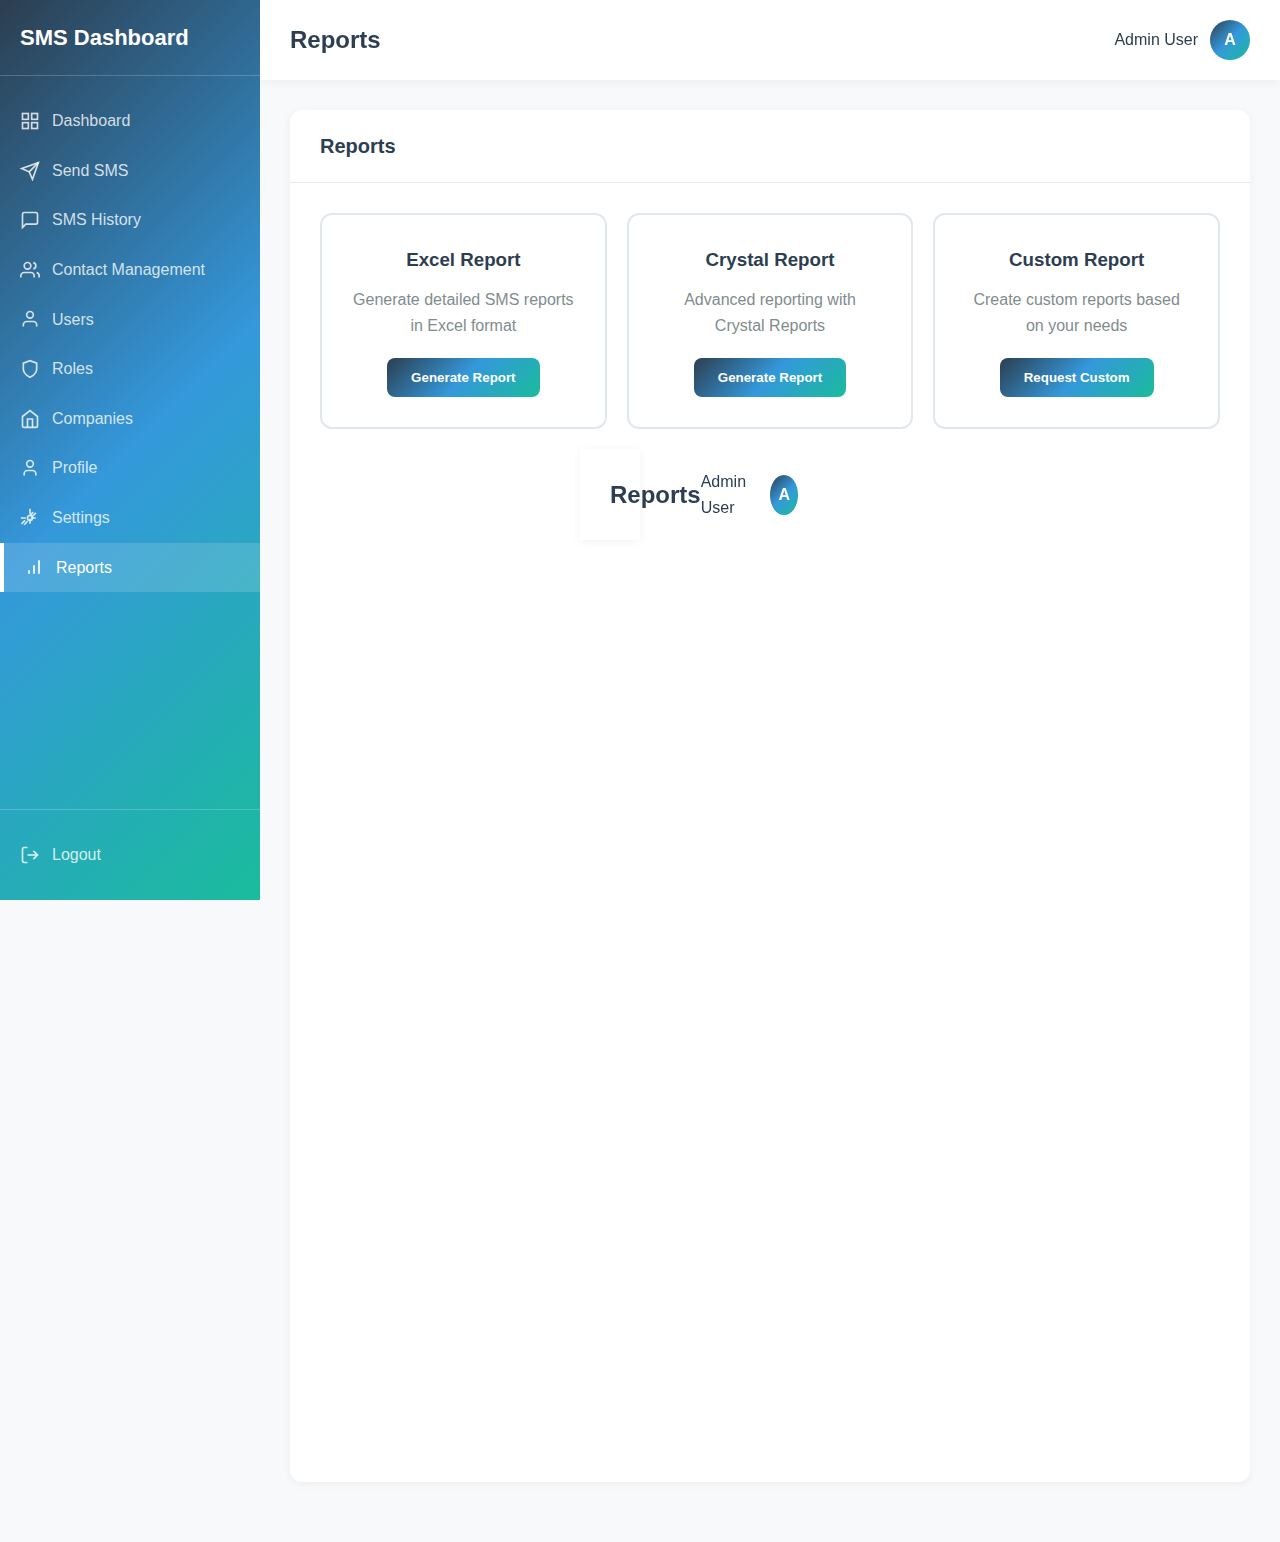
<file: reports.html>
<!DOCTYPE html>
<html lang="en">

<head>
    <meta charset="UTF-8">
    <meta name="viewport" content="width=device-width, initial-scale=1.0">
    <title>Reports - SMS Dashboard</title>
    <link rel="stylesheet" href="css/dashboard.css">
</head>

<body>
    <!-- Sidebar Navigation -->
    <div class="sidebar" id="sidebar">
        <div class="sidebar-header">
            <h2>SMS Dashboard</h2>
            <button class="close-btn" id="closeSidebar">✕</button>
        </div>

        <nav class="sidebar-nav">
            <a href="dashboard.html" class="nav-item">
                <svg class="nav-icon" width="20" height="20" viewBox="0 0 24 24" fill="none" stroke="currentColor">
                    <rect x="3" y="3" width="7" height="7"></rect>
                    <rect x="14" y="3" width="7" height="7"></rect>
                    <rect x="14" y="14" width="7" height="7"></rect>
                    <rect x="3" y="14" width="7" height="7"></rect>
                </svg>
                <span>Dashboard</span>
            </a>

            <a href="send-sms.html" class="nav-item">
                <svg class="nav-icon" width="20" height="20" viewBox="0 0 24 24" fill="none" stroke="currentColor">
                    <path d="M22 2L11 13"></path>
                    <path d="M22 2L15 22L11 13L2 9L22 2Z"></path>
                </svg>
                <span>Send SMS</span>
            </a>

            <a href="sms-history.html" class="nav-item">
                <svg class="nav-icon" width="20" height="20" viewBox="0 0 24 24" fill="none" stroke="currentColor">
                    <path d="M21 15a2 2 0 0 1-2 2H7l-4 4V5a2 2 0 0 1 2-2h14a2 2 0 0 1 2 2z"></path>
                </svg>
                <span>SMS History</span>
            </a>

            <a href="contacts.html" class="nav-item">
                <svg class="nav-icon" width="20" height="20" viewBox="0 0 24 24" fill="none" stroke="currentColor">
                    <path d="M17 21v-2a4 4 0 0 0-4-4H5a4 4 0 0 0-4 4v2"></path>
                    <circle cx="9" cy="7" r="4"></circle>
                    <path d="M23 21v-2a4 4 0 0 0-3-3.87"></path>
                    <path d="M16 3.13a4 4 0 0 1 0 7.75"></path>
                </svg>
                <span>Contact Management</span>
            </a>

            <a href="users.html" class="nav-item">
                <svg class="nav-icon" width="20" height="20" viewBox="0 0 24 24" fill="none" stroke="currentColor">
                    <path d="M20 21v-2a4 4 0 0 0-4-4H8a4 4 0 0 0-4 4v2"></path>
                    <circle cx="12" cy="7" r="4"></circle>
                </svg>
                <span>Users</span>
            </a>

            <a href="roles.html" class="nav-item">
                <svg class="nav-icon" width="20" height="20" viewBox="0 0 24 24" fill="none" stroke="currentColor">
                    <path d="M12 22s8-4 8-10V5l-8-3-8 3v7c0 6 8 10 8 10z"></path>
                </svg>
                <span>Roles</span>
            </a>

            <a href="companies.html" class="nav-item">
                <svg class="nav-icon" width="20" height="20" viewBox="0 0 24 24" fill="none" stroke="currentColor">
                    <path d="M3 9l9-7 9 7v11a2 2 0 0 1-2 2H5a2 2 0 0 1-2-2z"></path>
                    <polyline points="9 22 9 12 15 12 15 22"></polyline>
                </svg>
                <span>Companies</span>
            </a>

            <a href="profile.html" class="nav-item">
                <svg class="nav-icon" width="20" height="20" viewBox="0 0 24 24" fill="none" stroke="currentColor">
                    <path d="M19 21v-2a4 4 0 0 0-4-4H9a4 4 0 0 0-4 4v2"></path>
                    <circle cx="12" cy="7" r="4"></circle>
                </svg>
                <span>Profile</span>
            </a>

            <a href="settings.html" class="nav-item">
                <svg class="nav-icon" width="20" height="20" viewBox="0 0 24 24" fill="none" stroke="currentColor">
                    <circle cx="12" cy="12" r="3"></circle>
                    <path
                        d="M12 1v6m0 6v6m7.071-13.071l-4.242 4.242m-5.656 5.656l-4.243 4.243M1 12h6m6 0h6m-3.071-7.071l-4.242 4.242m-5.656 5.656l-4.243 4.243">
                    </path>
                </svg>
                <span>Settings</span>
            </a>

            <a href="reports.html" class="nav-item active">
                <svg class="nav-icon" width="20" height="20" viewBox="0 0 24 24" fill="none" stroke="currentColor">
                    <line x1="12" y1="20" x2="12" y2="10"></line>
                    <line x1="18" y1="20" x2="18" y2="4"></line>
                    <line x1="6" y1="20" x2="6" y2="16"></line>
                </svg>
                <span>Reports</span>
            </a>
        </nav>

        <div class="sidebar-footer">
            <a href="login.html" class="nav-item" id="logoutBtn">
                <svg class="nav-icon" width="20" height="20" viewBox="0 0 24 24" fill="none" stroke="currentColor">
                    <path d="M9 21H5a2 2 0 0 1-2-2V5a2 2 0 0 1 2-2h4"></path>
                    <polyline points="16 17 21 12 16 7"></polyline>
                    <line x1="21" y1="12" x2="9" y2="12"></line>
                </svg>
                <span>Logout</span>
            </a>
        </div>
    </div>

    <!-- Main Content -->
    <div class="main-content">
        <!-- Header -->
        <header class="header">
            <button class="menu-btn" id="menuBtn">
                <svg width="24" height="24" viewBox="0 0 24 24" fill="none" stroke="currentColor">
                    <line x1="3" y1="12" x2="21" y2="12"></line>
                    <line x1="3" y1="6" x2="21" y2="6"></line>
                    <line x1="3" y1="18" x2="21" y2="18"></line>
                </svg>
            </button>

            <div class="header-title">
                <h1>Reports</h1>
            </div>

            <div class="header-actions">
                <div class="user-profile">
                    <span class="user-name">Admin User</span>
                    <div class="user-avatar">A</div>
                </div>
            </div>
        </header>

        <!-- Reports Content -->
        <div class="content-area">
            <div class="card">
                <div class="card-header">
                    <h2>Reports</h2>
                </div>
                <div class="card-body">
                    <div class="report-options">
                        <div class="report-card">
                            <h3>Excel Report</h3>
                            <p>Generate detailed SMS reports in Excel format</p>
                            <button class="btn-primary">Generate Report</button>
                        </div>
                        <div class="report-card">
                            <h3>Crystal Report</h3>
                            <p>Advanced reporting with Crystal Reports</p>
                            <button class="btn-primary">Generate Report</button>
                        </div>
                        <div class="report-card">
                            <h3>Custom Report</h3>
                            <p>Create custom reports based on your needs</p>
                            <button class="btn-primary">Request Custom</button>
                        </div>
                        <!DOCTYPE html>
                        <html lang="en">

                        <head>
                            <meta charset="UTF-8">
                            <meta name="viewport" content="width=device-width, initial-scale=1.0">
                            <title>Reports - SMS Dashboard</title>
                            <link rel="stylesheet" href="css/dashboard.css">
                        </head>

                        <body>
                            <!-- Sidebar Navigation -->
                            <div class="sidebar" id="sidebar">
                                <div class="sidebar-header">
                                    <h2>SMS Dashboard</h2>
                                    <button class="close-btn" id="closeSidebar">✕</button>
                                </div>

                                <nav class="sidebar-nav">
                                    <a href="dashboard.html" class="nav-item">
                                        <svg class="nav-icon" width="20" height="20" viewBox="0 0 24 24" fill="none"
                                            stroke="currentColor">
                                            <rect x="3" y="3" width="7" height="7"></rect>
                                            <rect x="14" y="3" width="7" height="7"></rect>
                                            <rect x="14" y="14" width="7" height="7"></rect>
                                            <rect x="3" y="14" width="7" height="7"></rect>
                                        </svg>
                                        <span>Dashboard</span>
                                    </a>

                                    <a href="send-sms.html" class="nav-item">
                                        <svg class="nav-icon" width="20" height="20" viewBox="0 0 24 24" fill="none"
                                            stroke="currentColor">
                                            <path d="M22 2L11 13"></path>
                                            <path d="M22 2L15 22L11 13L2 9L22 2Z"></path>
                                        </svg>
                                        <span>Send SMS</span>
                                    </a>

                                    <a href="sms-history.html" class="nav-item">
                                        <svg class="nav-icon" width="20" height="20" viewBox="0 0 24 24" fill="none"
                                            stroke="currentColor">
                                            <path d="M21 15a2 2 0 0 1-2 2H7l-4 4V5a2 2 0 0 1 2-2h14a2 2 0 0 1 2 2z">
                                            </path>
                                        </svg>
                                        <span>SMS History</span>
                                    </a>

                                    <a href="contacts.html" class="nav-item">
                                        <svg class="nav-icon" width="20" height="20" viewBox="0 0 24 24" fill="none"
                                            stroke="currentColor">
                                            <path d="M17 21v-2a4 4 0 0 0-4-4H5a4 4 0 0 0-4 4v2"></path>
                                            <circle cx="9" cy="7" r="4"></circle>
                                            <path d="M23 21v-2a4 4 0 0 0-3-3.87"></path>
                                            <path d="M16 3.13a4 4 0 0 1 0 7.75"></path>
                                        </svg>
                                        <span>Contact Management</span>
                                    </a>

                                    <a href="users.html" class="nav-item">
                                        <svg class="nav-icon" width="20" height="20" viewBox="0 0 24 24" fill="none"
                                            stroke="currentColor">
                                            <path d="M20 21v-2a4 4 0 0 0-4-4H8a4 4 0 0 0-4 4v2"></path>
                                            <circle cx="12" cy="7" r="4"></circle>
                                        </svg>
                                        <span>Users</span>
                                    </a>

                                    <a href="roles.html" class="nav-item">
                                        <svg class="nav-icon" width="20" height="20" viewBox="0 0 24 24" fill="none"
                                            stroke="currentColor">
                                            <path d="M12 22s8-4 8-10V5l-8-3-8 3v7c0 6 8 10 8 10z"></path>
                                        </svg>
                                        <span>Roles</span>
                                    </a>

                                    <a href="companies.html" class="nav-item">
                                        <svg class="nav-icon" width="20" height="20" viewBox="0 0 24 24" fill="none"
                                            stroke="currentColor">
                                            <path d="M3 9l9-7 9 7v11a2 2 0 0 1-2 2H5a2 2 0 0 1-2-2z"></path>
                                            <polyline points="9 22 9 12 15 12 15 22"></polyline>
                                        </svg>
                                        <span>Companies</span>
                                    </a>

                                    <a href="profile.html" class="nav-item">
                                        <svg class="nav-icon" width="20" height="20" viewBox="0 0 24 24" fill="none"
                                            stroke="currentColor">
                                            <path d="M19 21v-2a4 4 0 0 0-4-4H9a4 4 0 0 0-4 4v2"></path>
                                            <circle cx="12" cy="7" r="4"></circle>
                                        </svg>
                                        <span>Profile</span>
                                    </a>

                                    <a href="settings.html" class="nav-item">
                                        <svg class="nav-icon" width="20" height="20" viewBox="0 0 24 24" fill="none"
                                            stroke="currentColor">
                                            <circle cx="12" cy="12" r="3"></circle>
                                            <path
                                                d="M12 1v6m0 6v6m7.071-13.071l-4.242 4.242m-5.656 5.656l-4.243 4.243M1 12h6m6 0h6m-3.071-7.071l-4.242 4.242m-5.656 5.656l-4.243 4.243">
                                            </path>
                                        </svg>
                                        <span>Settings</span>
                                    </a>

                                    <a href="reports.html" class="nav-item active">
                                        <svg class="nav-icon" width="20" height="20" viewBox="0 0 24 24" fill="none"
                                            stroke="currentColor">
                                            <line x1="12" y1="20" x2="12" y2="10"></line>
                                            <line x1="18" y1="20" x2="18" y2="4"></line>
                                            <line x1="6" y1="20" x2="6" y2="16"></line>
                                        </svg>
                                        <span>Reports</span>
                                    </a>
                                </nav>

                                <div class="sidebar-footer">
                                    <a href="login.html" class="nav-item" id="logoutBtn">
                                        <svg class="nav-icon" width="20" height="20" viewBox="0 0 24 24" fill="none"
                                            stroke="currentColor">
                                            <path d="M9 21H5a2 2 0 0 1-2-2V5a2 2 0 0 1 2-2h4"></path>
                                            <polyline points="16 17 21 12 16 7"></polyline>
                                            <line x1="21" y1="12" x2="9" y2="12"></line>
                                        </svg>
                                        <span>Logout</span>
                                    </a>
                                </div>
                            </div>

                            <!-- Main Content -->
                            <div class="main-content">
                                <!-- Header -->
                                <header class="header">
                                    <button class="menu-btn" id="menuBtn">
                                        <svg width="24" height="24" viewBox="0 0 24 24" fill="none"
                                            stroke="currentColor">
                                            <line x1="3" y1="12" x2="21" y2="12"></line>
                                            <line x1="3" y1="6" x2="21" y2="6"></line>
                                            <line x1="3" y1="18" x2="21" y2="18"></line>
                                        </svg>
                                    </button>

                                    <div class="header-title">
                                        <h1>Reports</h1>
                                    </div>

                                    <div class="header-actions">
                                        <div class="user-profile">
                                            <span class="user-name">Admin User</span>
                                            <div class="user-avatar">A</div>
                                        </div>
                                    </div>
                                </header>

                                <!-- Reports Content -->
                                <div class="content-area">
                                    <div class="card">
                                        <div class="card-header">
                                            <h2>Reports</h2>
                                        </div>
                                        <div class="card-body">
                                            <div class="report-options">
                                                <div class="report-card">
                                                    <h3>Excel Report</h3>
                                                    <p>Generate detailed SMS reports in Excel format</p>
                                                    <button class="btn-primary">Generate Report</button>
                                                </div>
                                                <div class="report-card">
                                                    <h3>Crystal Report</h3>
                                                    <p>Advanced reporting with Crystal Reports</p>
                                                    <button class="btn-primary">Generate Report</button>
                                                </div>
                                                <div class="report-card">
                                                    <h3>Custom Report</h3>
                                                    <p>Create custom reports based on your needs</p>
                                                    <button class="btn-primary">Request Custom</button>
                                                </div>
                                            </div>
                                        </div>
                                    </div>
                                </div>
                            </div>

                            <!-- Load Scripts -->
                            <script src="js/settings-loader.js"></script>
                            <script src="js/dashboard.js"></script>
                        </body>

                        </html>
</file>
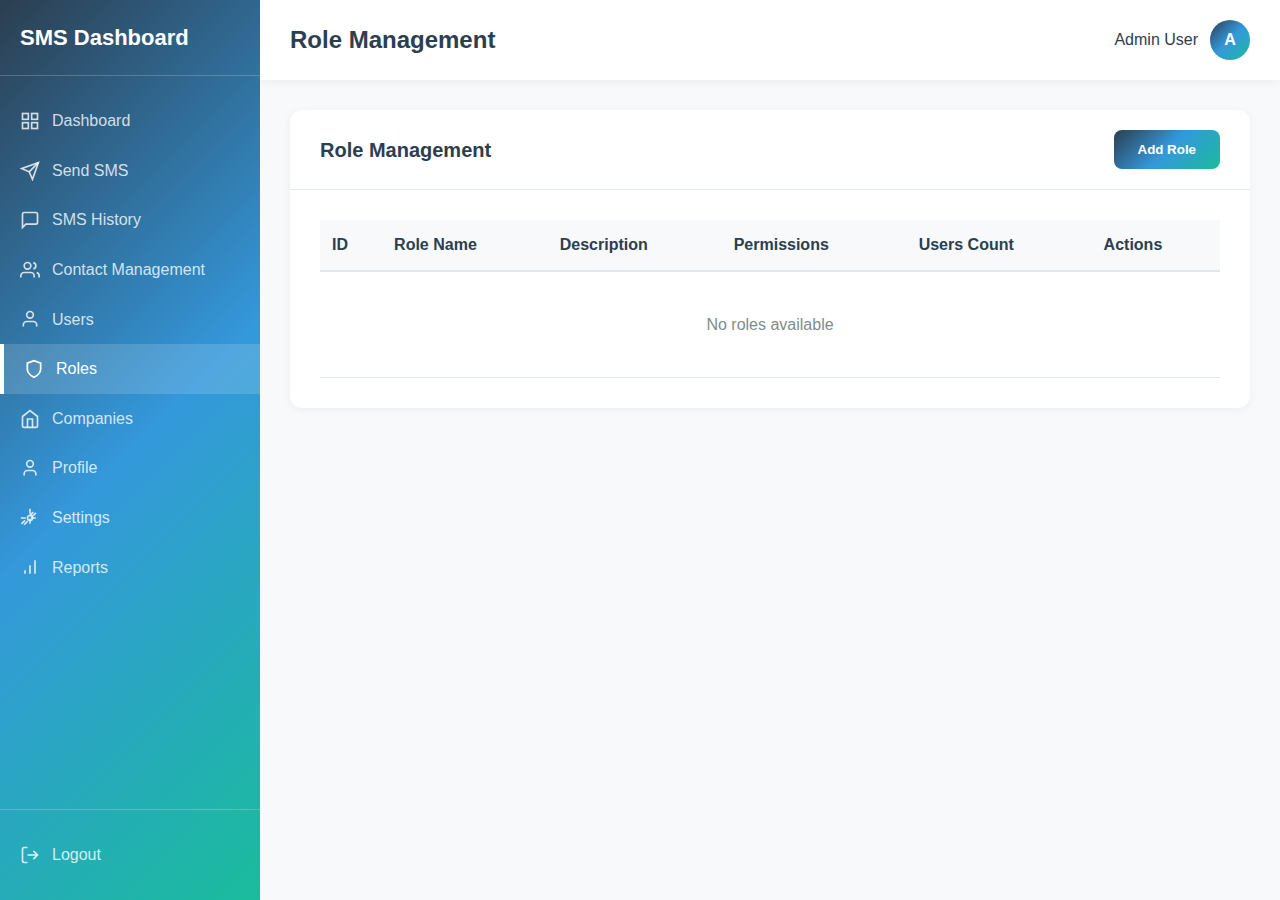
<file: roles.html>
<!DOCTYPE html>
<html lang="en">

<head>
    <meta charset="UTF-8">
    <meta name="viewport" content="width=device-width, initial-scale=1.0">
    <title>Role Management - SMS Dashboard</title>
    <link rel="stylesheet" href="css/dashboard.css">
    <link rel="stylesheet" href="css/roles.css">
</head>

<body>
    <!-- Sidebar Navigation -->
    <div class="sidebar" id="sidebar">
        <div class="sidebar-header">
            <h2>SMS Dashboard</h2>
            <button class="close-btn" id="closeSidebar">✕</button>
        </div>

        <nav class="sidebar-nav">
            <a href="dashboard.html" class="nav-item">
                <svg class="nav-icon" width="20" height="20" viewBox="0 0 24 24" fill="none" stroke="currentColor">
                    <rect x="3" y="3" width="7" height="7"></rect>
                    <rect x="14" y="3" width="7" height="7"></rect>
                    <rect x="14" y="14" width="7" height="7"></rect>
                    <rect x="3" y="14" width="7" height="7"></rect>
                </svg>
                <span>Dashboard</span>
            </a>

            <a href="send-sms.html" class="nav-item">
                <svg class="nav-icon" width="20" height="20" viewBox="0 0 24 24" fill="none" stroke="currentColor">
                    <path d="M22 2L11 13"></path>
                    <path d="M22 2L15 22L11 13L2 9L22 2Z"></path>
                </svg>
                <span>Send SMS</span>
            </a>

            <a href="sms-history.html" class="nav-item">
                <svg class="nav-icon" width="20" height="20" viewBox="0 0 24 24" fill="none" stroke="currentColor">
                    <path d="M21 15a2 2 0 0 1-2 2H7l-4 4V5a2 2 0 0 1 2-2h14a2 2 0 0 1 2 2z"></path>
                </svg>
                <span>SMS History</span>
            </a>

            <a href="contacts.html" class="nav-item">
                <svg class="nav-icon" width="20" height="20" viewBox="0 0 24 24" fill="none" stroke="currentColor">
                    <path d="M17 21v-2a4 4 0 0 0-4-4H5a4 4 0 0 0-4 4v2"></path>
                    <circle cx="9" cy="7" r="4"></circle>
                    <path d="M23 21v-2a4 4 0 0 0-3-3.87"></path>
                    <path d="M16 3.13a4 4 0 0 1 0 7.75"></path>
                </svg>
                <span>Contact Management</span>
            </a>

            <a href="users.html" class="nav-item">
                <svg class="nav-icon" width="20" height="20" viewBox="0 0 24 24" fill="none" stroke="currentColor">
                    <path d="M20 21v-2a4 4 0 0 0-4-4H8a4 4 0 0 0-4 4v2"></path>
                    <circle cx="12" cy="7" r="4"></circle>
                </svg>
                <span>Users</span>
            </a>

            <a href="roles.html" class="nav-item active">
                <svg class="nav-icon" width="20" height="20" viewBox="0 0 24 24" fill="none" stroke="currentColor">
                    <path d="M12 22s8-4 8-10V5l-8-3-8 3v7c0 6 8 10 8 10z"></path>
                </svg>
                <span>Roles</span>
            </a>

            <a href="companies.html" class="nav-item">
                <svg class="nav-icon" width="20" height="20" viewBox="0 0 24 24" fill="none" stroke="currentColor">
                    <path d="M3 9l9-7 9 7v11a2 2 0 0 1-2 2H5a2 2 0 0 1-2-2z"></path>
                    <polyline points="9 22 9 12 15 12 15 22"></polyline>
                </svg>
                <span>Companies</span>
            </a>

            <a href="profile.html" class="nav-item">
                <svg class="nav-icon" width="20" height="20" viewBox="0 0 24 24" fill="none" stroke="currentColor">
                    <path d="M19 21v-2a4 4 0 0 0-4-4H9a4 4 0 0 0-4 4v2"></path>
                    <circle cx="12" cy="7" r="4"></circle>
                </svg>
                <span>Profile</span>
            </a>

            <a href="settings.html" class="nav-item">
                <svg class="nav-icon" width="20" height="20" viewBox="0 0 24 24" fill="none" stroke="currentColor">
                    <circle cx="12" cy="12" r="3"></circle>
                    <path
                        d="M12 1v6m0 6v6m7.071-13.071l-4.242 4.242m-5.656 5.656l-4.243 4.243M1 12h6m6 0h6m-3.071-7.071l-4.242 4.242m-5.656 5.656l-4.243 4.243">
                    </path>
                </svg>
                <span>Settings</span>
            </a>

            <a href="reports.html" class="nav-item">
                <svg class="nav-icon" width="20" height="20" viewBox="0 0 24 24" fill="none" stroke="currentColor">
                    <line x1="12" y1="20" x2="12" y2="10"></line>
                    <line x1="18" y1="20" x2="18" y2="4"></line>
                    <line x1="6" y1="20" x2="6" y2="16"></line>
                </svg>
                <span>Reports</span>
            </a>
        </nav>

        <div class="sidebar-footer">
            <a href="login.html" class="nav-item" id="logoutBtn">
                <svg class="nav-icon" width="20" height="20" viewBox="0 0 24 24" fill="none" stroke="currentColor">
                    <path d="M9 21H5a2 2 0 0 1-2-2V5a2 2 0 0 1 2-2h4"></path>
                    <polyline points="16 17 21 12 16 7"></polyline>
                    <line x1="21" y1="12" x2="9" y2="12"></line>
                </svg>
                <span>Logout</span>
            </a>
        </div>
    </div>

    <!-- Main Content -->
    <div class="main-content">
        <!-- Header -->
        <header class="header">
            <button class="menu-btn" id="menuBtn">
                <svg width="24" height="24" viewBox="0 0 24 24" fill="none" stroke="currentColor">
                    <line x1="3" y1="12" x2="21" y2="12"></line>
                    <line x1="3" y1="6" x2="21" y2="6"></line>
                    <line x1="3" y1="18" x2="21" y2="18"></line>
                </svg>
            </button>

            <div class="header-title">
                <h1>Role Management</h1>
            </div>

            <div class="header-actions">
                <div class="user-profile">
                    <span class="user-name">Admin User</span>
                    <div class="user-avatar">A</div>
                </div>
            </div>
        </header>

        <!-- Roles Management Content -->
        <div class="content-area">
            <div class="card">
                <div class="card-header">
                    <h2>Role Management</h2>
                    <button class="btn-primary" id="addRoleBtn">Add Role</button>
                </div>
                <div class="card-body">
                    <div class="table-responsive">
                        <table class="data-table">
                            <thead>
                                <tr>
                                    <th>ID</th>
                                    <th>Role Name</th>
                                    <th>Description</th>
                                    <th>Permissions</th>
                                    <th>Users Count</th>
                                    <th>Actions</th>
                                </tr>
                            </thead>
                            <tbody id="rolesTable">
                                <tr>
                                    <td colspan="6" class="no-data">No roles available</td>
                                </tr>
                            </tbody>
                        </table>
                    </div>
                </div>
            </div>
        </div>
    </div>

    <!-- Add/Edit Role Modal -->
    <div class="modal" id="roleModal">
        <div class="modal-content">
            <div class="modal-header">
                <h2 id="roleModalTitle">Add New Role</h2>
                <button class="close-modal" id="closeRoleModal">✕</button>
            </div>
            <form id="roleForm">
                <input type="hidden" id="roleId">
                <div class="modal-body">
                    <div class="form-group">
                        <label>Role Name <span class="required">*</span></label>
                        <input type="text" id="roleName" class="form-control" required>
                    </div>
                    <div class="form-group">
                        <label>Description</label>
                        <textarea id="roleDescription" class="form-control" rows="3"></textarea>
                    </div>
                    <div class="form-group">
                        <label>Permissions <span class="required">*</span></label>
                        <div class="permissions-grid">
                            <label class="checkbox-label">
                                <input type="checkbox" name="permissions" value="send_sms">
                                <span>Send SMS</span>
                            </label>
                            <label class="checkbox-label">
                                <input type="checkbox" name="permissions" value="view_sms">
                                <span>View SMS History</span>
                            </label>
                            <label class="checkbox-label">
                                <input type="checkbox" name="permissions" value="manage_contacts">
                                <span>Manage Contacts</span>
                            </label>
                            <label class="checkbox-label">
                                <input type="checkbox" name="permissions" value="manage_users">
                                <span>Manage Users</span>
                            </label>
                            <label class="checkbox-label">
                                <input type="checkbox" name="permissions" value="manage_roles">
                                <span>Manage Roles</span>
                            </label>
                            <label class="checkbox-label">
                                <input type="checkbox" name="permissions" value="view_reports">
                                <span>View Reports</span>
                            </label>
                        </div>
                    </div>
                </div>
                <div class="modal-footer">
                    <button type="button" class="btn-secondary" id="cancelRoleModal">Cancel</button>
                    <button type="submit" class="btn-primary">Save Role</button>
                    ```html
                    <a href="reports.html" class="nav-item">
                        <svg class="nav-icon" width="20" height="20" viewBox="0 0 24 24" fill="none"
                            stroke="currentColor">
                            <line x1="12" y1="20" x2="12" y2="10"></line>
                            <line x1="18" y1="20" x2="18" y2="4"></line>
                            <line x1="6" y1="20" x2="6" y2="16"></line>
                        </svg>
                        <span>Reports</span>
                    </a>
                    </nav>

                    <div class="sidebar-footer">
                        <a href="login.html" class="nav-item" id="logoutBtn">
                            <svg class="nav-icon" width="20" height="20" viewBox="0 0 24 24" fill="none"
                                stroke="currentColor">
                                <path d="M9 21H5a2 2 0 0 1-2-2V5a2 2 0 0 1 2-2h4"></path>
                                <polyline points="16 17 21 12 16 7"></polyline>
                                <line x1="21" y1="12" x2="9" y2="12"></line>
                            </svg>
                            <span>Logout</span>
                        </a>
                    </div>
                </div>

                <!-- Main Content -->
                <div class="main-content">
                    <!-- Header -->
                    <header class="header">
                        <button class="menu-btn" id="menuBtn">
                            <svg width="24" height="24" viewBox="0 0 24 24" fill="none" stroke="currentColor">
                                <line x1="3" y1="12" x2="21" y2="12"></line>
                                <line x1="3" y1="6" x2="21" y2="6"></line>
                                <line x1="3" y1="18" x2="21" y2="18"></line>
                            </svg>
                        </button>

                        <div class="header-title">
                            <h1>Role Management</h1>
                        </div>

                        <div class="header-actions">
                            <div class="user-profile">
                                <span class="user-name">Admin User</span>
                                <div class="user-avatar">A</div>
                            </div>
                        </div>
                    </header>

                    <!-- Roles Management Content -->
                    <div class="content-area">
                        <div class="card">
                            <div class="card-header">
                                <h2>Role Management</h2>
                                <button class="btn-primary" id="addRoleBtn">Add Role</button>
                            </div>
                            <div class="card-body">
                                <div class="table-responsive">
                                    <table class="data-table">
                                        <thead>
                                            <tr>
                                                <th>ID</th>
                                                <th>Role Name</th>
                                                <th>Description</th>
                                                <th>Permissions</th>
                                                <th>Users Count</th>
                                                <th>Actions</th>
                                            </tr>
                                        </thead>
                                        <tbody id="rolesTable">
                                            <tr>
                                                <td colspan="6" class="no-data">No roles available</td>
                                            </tr>
                                        </tbody>
                                    </table>
                                </div>
                            </div>
                        </div>
                    </div>
                </div>

                <!-- Add/Edit Role Modal -->
                <div class="modal" id="roleModal">
                    <div class="modal-content">
                        <div class="modal-header">
                            <h2 id="roleModalTitle">Add New Role</h2>
                            <button class="close-modal" id="closeRoleModal">✕</button>
                        </div>
                        <form id="roleForm">
                            <input type="hidden" id="roleId">
                            <div class="modal-body">
                                <div class="form-group">
                                    <label>Role Name <span class="required">*</span></label>
                                    <input type="text" id="roleName" class="form-control" required>
                                </div>
                                <div class="form-group">
                                    <label>Description</label>
                                    <textarea id="roleDescription" class="form-control" rows="3"></textarea>
                                </div>
                                <div class="form-group">
                                    <label>Permissions <span class="required">*</span></label>
                                    <div class="permissions-grid">
                                        <label class="checkbox-label">
                                            <input type="checkbox" name="permissions" value="send_sms">
                                            <span>Send SMS</span>
                                        </label>
                                        <label class="checkbox-label">
                                            <input type="checkbox" name="permissions" value="view_sms">
                                            <span>View SMS History</span>
                                        </label>
                                        <label class="checkbox-label">
                                            <input type="checkbox" name="permissions" value="manage_contacts">
                                            <span>Manage Contacts</span>
                                        </label>
                                        <label class="checkbox-label">
                                            <input type="checkbox" name="permissions" value="manage_users">
                                            <span>Manage Users</span>
                                        </label>
                                        <label class="checkbox-label">
                                            <input type="checkbox" name="permissions" value="manage_roles">
                                            <span>Manage Roles</span>
                                        </label>
                                        <label class="checkbox-label">
                                            <input type="checkbox" name="permissions" value="view_reports">
                                            <span>View Reports</span>
                                        </label>
                                    </div>
                                </div>
                            </div>
                            <div class="modal-footer">
                                <button type="button" class="btn-secondary" id="cancelRoleModal">Cancel</button>
                                <button type="submit" class="btn-primary">Save Role</button>
                            </div>
                        </form>
                    </div>
                </div>

                <!-- Load Scripts -->
                <script src="js/settings-loader.js"></script>
                <script src="js/dashboard.js"></script>
                <script src="js/roles.js"></script>

</body>

</html>
```
</file>
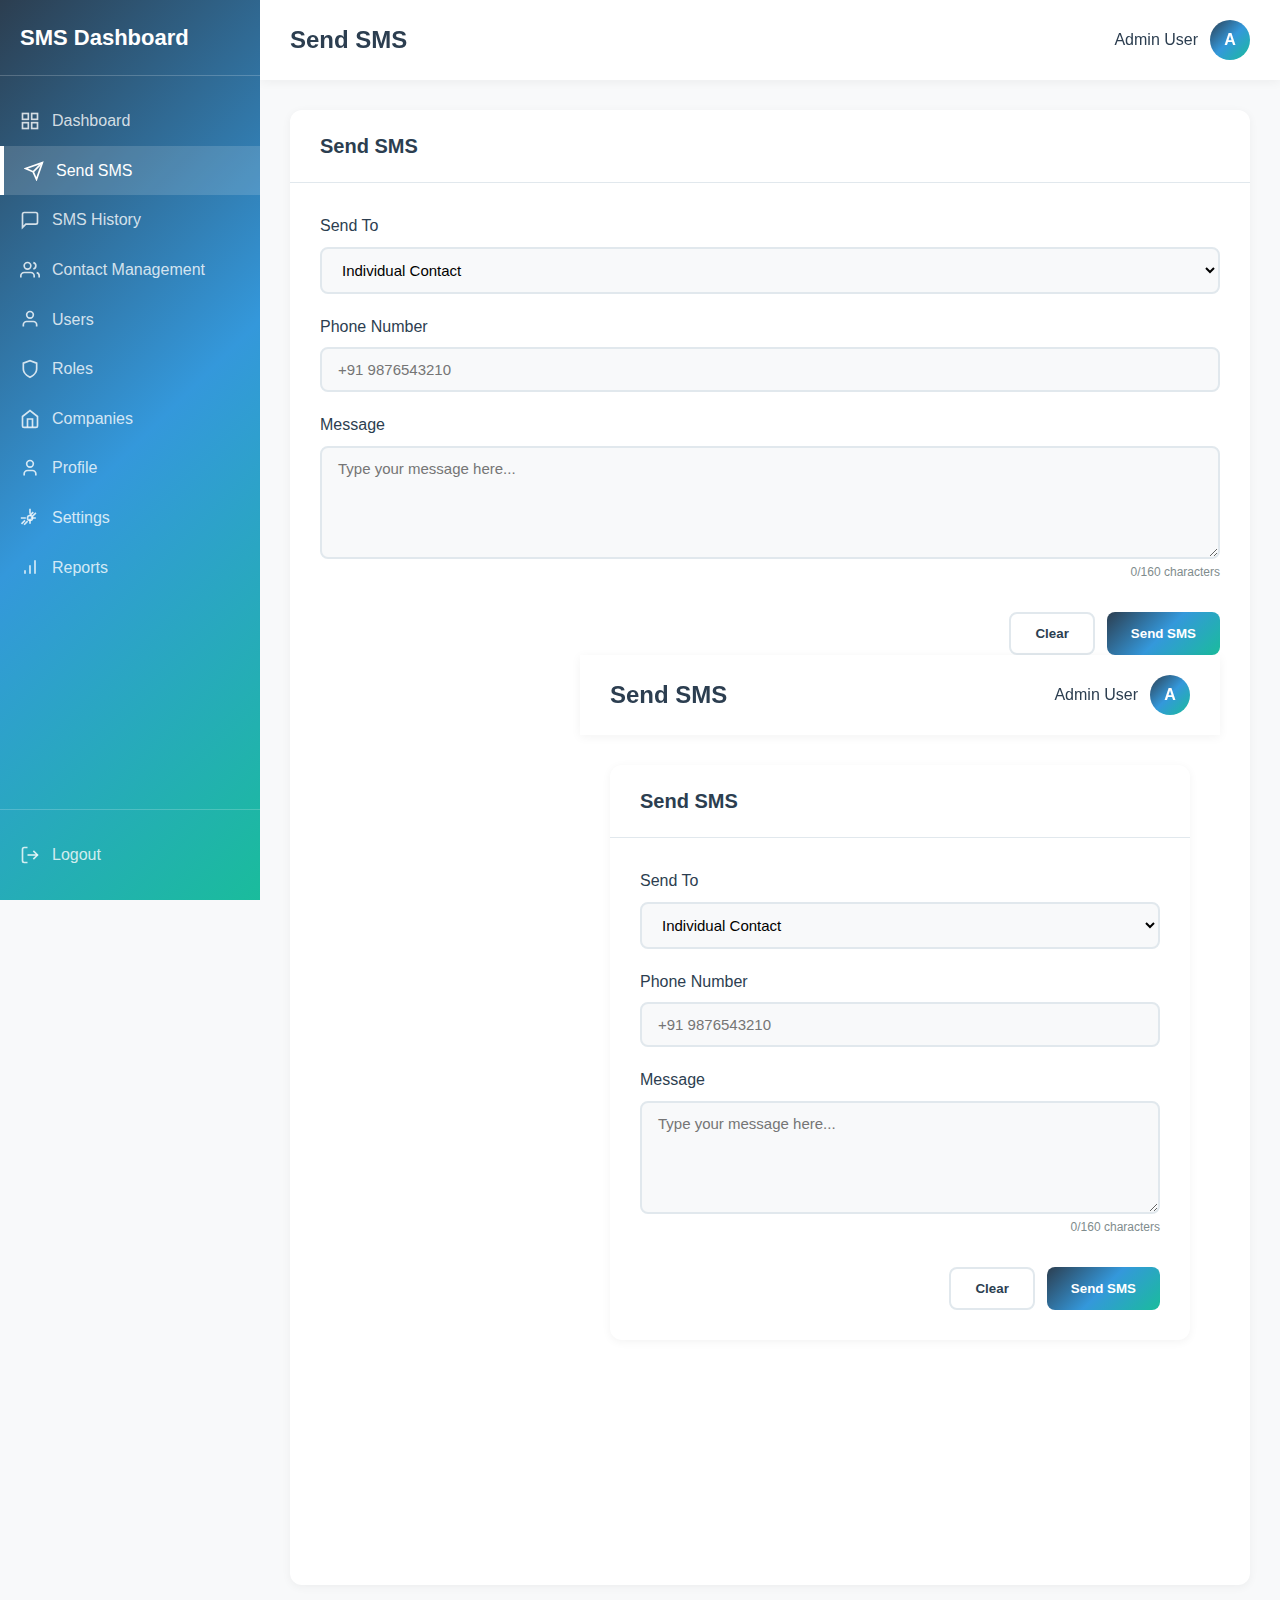
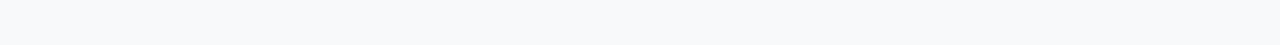
<file: send-sms.html>
<!DOCTYPE html>
<html lang="en">

<head>
    <meta charset="UTF-8">
    <meta name="viewport" content="width=device-width, initial-scale=1.0">
    <title>Send SMS - SMS Dashboard</title>
    <link rel="stylesheet" href="css/dashboard.css">
</head>

<body>
    <!-- Sidebar Navigation -->
    <div class="sidebar" id="sidebar">
        <div class="sidebar-header">
            <h2>SMS Dashboard</h2>
            <button class="close-btn" id="closeSidebar">✕</button>
        </div>

        <nav class="sidebar-nav">
            <a href="dashboard.html" class="nav-item">
                <svg class="nav-icon" width="20" height="20" viewBox="0 0 24 24" fill="none" stroke="currentColor">
                    <rect x="3" y="3" width="7" height="7"></rect>
                    <rect x="14" y="3" width="7" height="7"></rect>
                    <rect x="14" y="14" width="7" height="7"></rect>
                    <rect x="3" y="14" width="7" height="7"></rect>
                </svg>
                <span>Dashboard</span>
            </a>

            <a href="send-sms.html" class="nav-item active">
                <svg class="nav-icon" width="20" height="20" viewBox="0 0 24 24" fill="none" stroke="currentColor">
                    <path d="M22 2L11 13"></path>
                    <path d="M22 2L15 22L11 13L2 9L22 2Z"></path>
                </svg>
                <span>Send SMS</span>
            </a>

            <a href="sms-history.html" class="nav-item">
                <svg class="nav-icon" width="20" height="20" viewBox="0 0 24 24" fill="none" stroke="currentColor">
                    <path d="M21 15a2 2 0 0 1-2 2H7l-4 4V5a2 2 0 0 1 2-2h14a2 2 0 0 1 2 2z"></path>
                </svg>
                <span>SMS History</span>
            </a>

            <a href="contacts.html" class="nav-item">
                <svg class="nav-icon" width="20" height="20" viewBox="0 0 24 24" fill="none" stroke="currentColor">
                    <path d="M17 21v-2a4 4 0 0 0-4-4H5a4 4 0 0 0-4 4v2"></path>
                    <circle cx="9" cy="7" r="4"></circle>
                    <path d="M23 21v-2a4 4 0 0 0-3-3.87"></path>
                    <path d="M16 3.13a4 4 0 0 1 0 7.75"></path>
                </svg>
                <span>Contact Management</span>
            </a>

            <a href="users.html" class="nav-item">
                <svg class="nav-icon" width="20" height="20" viewBox="0 0 24 24" fill="none" stroke="currentColor">
                    <path d="M20 21v-2a4 4 0 0 0-4-4H8a4 4 0 0 0-4 4v2"></path>
                    <circle cx="12" cy="7" r="4"></circle>
                </svg>
                <span>Users</span>
            </a>

            <a href="roles.html" class="nav-item">
                <svg class="nav-icon" width="20" height="20" viewBox="0 0 24 24" fill="none" stroke="currentColor">
                    <path d="M12 22s8-4 8-10V5l-8-3-8 3v7c0 6 8 10 8 10z"></path>
                </svg>
                <span>Roles</span>
            </a>

            <a href="companies.html" class="nav-item">
                <svg class="nav-icon" width="20" height="20" viewBox="0 0 24 24" fill="none" stroke="currentColor">
                    <path d="M3 9l9-7 9 7v11a2 2 0 0 1-2 2H5a2 2 0 0 1-2-2z"></path>
                    <polyline points="9 22 9 12 15 12 15 22"></polyline>
                </svg>
                <span>Companies</span>
            </a>

            <a href="profile.html" class="nav-item">
                <svg class="nav-icon" width="20" height="20" viewBox="0 0 24 24" fill="none" stroke="currentColor">
                    <path d="M19 21v-2a4 4 0 0 0-4-4H9a4 4 0 0 0-4 4v2"></path>
                    <circle cx="12" cy="7" r="4"></circle>
                </svg>
                <span>Profile</span>
            </a>

            <a href="settings.html" class="nav-item">
                <svg class="nav-icon" width="20" height="20" viewBox="0 0 24 24" fill="none" stroke="currentColor">
                    <circle cx="12" cy="12" r="3"></circle>
                    <path
                        d="M12 1v6m0 6v6m7.071-13.071l-4.242 4.242m-5.656 5.656l-4.243 4.243M1 12h6m6 0h6m-3.071-7.071l-4.242 4.242m-5.656 5.656l-4.243 4.243">
                    </path>
                </svg>
                <span>Settings</span>
            </a>

            <a href="reports.html" class="nav-item">
                <svg class="nav-icon" width="20" height="20" viewBox="0 0 24 24" fill="none" stroke="currentColor">
                    <line x1="12" y1="20" x2="12" y2="10"></line>
                    <line x1="18" y1="20" x2="18" y2="4"></line>
                    <line x1="6" y1="20" x2="6" y2="16"></line>
                </svg>
                <span>Reports</span>
            </a>
        </nav>

        <div class="sidebar-footer">
            <a href="login.html" class="nav-item" id="logoutBtn">
                <svg class="nav-icon" width="20" height="20" viewBox="0 0 24 24" fill="none" stroke="currentColor">
                    <path d="M9 21H5a2 2 0 0 1-2-2V5a2 2 0 0 1 2-2h4"></path>
                    <polyline points="16 17 21 12 16 7"></polyline>
                    <line x1="21" y1="12" x2="9" y2="12"></line>
                </svg>
                <span>Logout</span>
            </a>
        </div>
    </div>

    <!-- Main Content -->
    <div class="main-content">
        <!-- Header -->
        <header class="header">
            <button class="menu-btn" id="menuBtn">
                <svg width="24" height="24" viewBox="0 0 24 24" fill="none" stroke="currentColor">
                    <line x1="3" y1="12" x2="21" y2="12"></line>
                    <line x1="3" y1="6" x2="21" y2="6"></line>
                    <line x1="3" y1="18" x2="21" y2="18"></line>
                </svg>
            </button>

            <div class="header-title">
                <h1>Send SMS</h1>
            </div>

            <div class="header-actions">
                <div class="user-profile">
                    <span class="user-name">Admin User</span>
                    <div class="user-avatar">A</div>
                </div>
            </div>
        </header>

        <!-- Send SMS Content -->
        <div class="content-area">
            <div class="card">
                <div class="card-header">
                    <h2>Send SMS</h2>
                </div>
                <div class="card-body">
                    <form id="sendSmsForm">
                        <div class="form-row">
                            <div class="form-group">
                                <label>Send To</label>
                                <select id="sendType" class="form-control">
                                    <option value="individual">Individual Contact</option>
                                    <option value="bulk">Bulk Send</option>
                                </select>
                            </div>
                        </div>

                        <div class="form-row" id="individualSection">
                            <div class="form-group">
                                <label>Phone Number</label>
                                <input type="tel" id="phoneNumber" class="form-control" placeholder="+91 9876543210">
                            </div>
                        </div>

                        <div class="form-row" id="bulkSection" style="display: none;">
                            <div class="form-group">
                                <label>Select Contacts</label>
                                <select id="bulkContacts" class="form-control" multiple>
                                    <option value="all">All Contacts</option>
                                </select>
                                <span class="form-help">Hold Ctrl/Cmd to select multiple</span>
                            </div>
                        </div>

                        <div class="form-row">
                            <div class="form-group full-width">
                                <label>Message</label>
                                <textarea id="smsMessage" class="form-control" rows="5"
                                    placeholder="Type your message here..." maxlength="160"></textarea>
                                <span class="char-count"><span id="charCount">0</span>/160 characters</span>
                            </div>
                        </div>

                        <div class="form-actions">
                            <button type="button" class="btn-secondary">Clear</button>
                            <button type="submit" class="btn-primary">Send SMS</button>
                        </div>
                        <!DOCTYPE html>
                        <html lang="en">

                        <head>
                            <meta charset="UTF-8">
                            <meta name="viewport" content="width=device-width, initial-scale=1.0">
                            <title>Send SMS - SMS Dashboard</title>
                            <link rel="stylesheet" href="css/dashboard.css">
                        </head>

                        <body>
                            <!-- Sidebar Navigation -->
                            <div class="sidebar" id="sidebar">
                                <div class="sidebar-header">
                                    <h2>SMS Dashboard</h2>
                                    <button class="close-btn" id="closeSidebar">✕</button>
                                </div>

                                <nav class="sidebar-nav">
                                    <a href="dashboard.html" class="nav-item">
                                        <svg class="nav-icon" width="20" height="20" viewBox="0 0 24 24" fill="none"
                                            stroke="currentColor">
                                            <rect x="3" y="3" width="7" height="7"></rect>
                                            <rect x="14" y="3" width="7" height="7"></rect>
                                            <rect x="14" y="14" width="7" height="7"></rect>
                                            <rect x="3" y="14" width="7" height="7"></rect>
                                        </svg>
                                        <span>Dashboard</span>
                                    </a>

                                    <a href="send-sms.html" class="nav-item active">
                                        <svg class="nav-icon" width="20" height="20" viewBox="0 0 24 24" fill="none"
                                            stroke="currentColor">
                                            <path d="M22 2L11 13"></path>
                                            <path d="M22 2L15 22L11 13L2 9L22 2Z"></path>
                                        </svg>
                                        <span>Send SMS</span>
                                    </a>

                                    <a href="sms-history.html" class="nav-item">
                                        <svg class="nav-icon" width="20" height="20" viewBox="0 0 24 24" fill="none"
                                            stroke="currentColor">
                                            <path d="M21 15a2 2 0 0 1-2 2H7l-4 4V5a2 2 0 0 1 2-2h14a2 2 0 0 1 2 2z">
                                            </path>
                                        </svg>
                                        <span>SMS History</span>
                                    </a>

                                    <a href="contacts.html" class="nav-item">
                                        <svg class="nav-icon" width="20" height="20" viewBox="0 0 24 24" fill="none"
                                            stroke="currentColor">
                                            <path d="M17 21v-2a4 4 0 0 0-4-4H5a4 4 0 0 0-4 4v2"></path>
                                            <circle cx="9" cy="7" r="4"></circle>
                                            <path d="M23 21v-2a4 4 0 0 0-3-3.87"></path>
                                            <path d="M16 3.13a4 4 0 0 1 0 7.75"></path>
                                        </svg>
                                        <span>Contact Management</span>
                                    </a>

                                    <a href="users.html" class="nav-item">
                                        <svg class="nav-icon" width="20" height="20" viewBox="0 0 24 24" fill="none"
                                            stroke="currentColor">
                                            <path d="M20 21v-2a4 4 0 0 0-4-4H8a4 4 0 0 0-4 4v2"></path>
                                            <circle cx="12" cy="7" r="4"></circle>
                                        </svg>
                                        <span>Users</span>
                                    </a>

                                    <a href="roles.html" class="nav-item">
                                        <svg class="nav-icon" width="20" height="20" viewBox="0 0 24 24" fill="none"
                                            stroke="currentColor">
                                            <path d="M12 22s8-4 8-10V5l-8-3-8 3v7c0 6 8 10 8 10z"></path>
                                        </svg>
                                        <span>Roles</span>
                                    </a>

                                    <a href="companies.html" class="nav-item">
                                        <svg class="nav-icon" width="20" height="20" viewBox="0 0 24 24" fill="none"
                                            stroke="currentColor">
                                            <path d="M3 9l9-7 9 7v11a2 2 0 0 1-2 2H5a2 2 0 0 1-2-2z"></path>
                                            <polyline points="9 22 9 12 15 12 15 22"></polyline>
                                        </svg>
                                        <span>Companies</span>
                                    </a>

                                    <a href="profile.html" class="nav-item">
                                        <svg class="nav-icon" width="20" height="20" viewBox="0 0 24 24" fill="none"
                                            stroke="currentColor">
                                            <path d="M19 21v-2a4 4 0 0 0-4-4H9a4 4 0 0 0-4 4v2"></path>
                                            <circle cx="12" cy="7" r="4"></circle>
                                        </svg>
                                        <span>Profile</span>
                                    </a>

                                    <a href="settings.html" class="nav-item">
                                        <svg class="nav-icon" width="20" height="20" viewBox="0 0 24 24" fill="none"
                                            stroke="currentColor">
                                            <circle cx="12" cy="12" r="3"></circle>
                                            <path
                                                d="M12 1v6m0 6v6m7.071-13.071l-4.242 4.242m-5.656 5.656l-4.243 4.243M1 12h6m6 0h6m-3.071-7.071l-4.242 4.242m-5.656 5.656l-4.243 4.243">
                                            </path>
                                        </svg>
                                        <span>Settings</span>
                                    </a>

                                    <a href="reports.html" class="nav-item">
                                        <svg class="nav-icon" width="20" height="20" viewBox="0 0 24 24" fill="none"
                                            stroke="currentColor">
                                            <line x1="12" y1="20" x2="12" y2="10"></line>
                                            <line x1="18" y1="20" x2="18" y2="4"></line>
                                            <line x1="6" y1="20" x2="6" y2="16"></line>
                                        </svg>
                                        <span>Reports</span>
                                    </a>
                                </nav>

                                <div class="sidebar-footer">
                                    <a href="login.html" class="nav-item" id="logoutBtn">
                                        <svg class="nav-icon" width="20" height="20" viewBox="0 0 24 24" fill="none"
                                            stroke="currentColor">
                                            <path d="M9 21H5a2 2 0 0 1-2-2V5a2 2 0 0 1 2-2h4"></path>
                                            <polyline points="16 17 21 12 16 7"></polyline>
                                            <line x1="21" y1="12" x2="9" y2="12"></line>
                                        </svg>
                                        <span>Logout</span>
                                    </a>
                                </div>
                            </div>

                            <!-- Main Content -->
                            <div class="main-content">
                                <!-- Header -->
                                <header class="header">
                                    <button class="menu-btn" id="menuBtn">
                                        <svg width="24" height="24" viewBox="0 0 24 24" fill="none"
                                            stroke="currentColor">
                                            <line x1="3" y1="12" x2="21" y2="12"></line>
                                            <line x1="3" y1="6" x2="21" y2="6"></line>
                                            <line x1="3" y1="18" x2="21" y2="18"></line>
                                        </svg>
                                    </button>

                                    <div class="header-title">
                                        <h1>Send SMS</h1>
                                    </div>

                                    <div class="header-actions">
                                        <div class="user-profile">
                                            <span class="user-name">Admin User</span>
                                            <div class="user-avatar">A</div>
                                        </div>
                                    </div>
                                </header>

                                <!-- Send SMS Content -->
                                <div class="content-area">
                                    <div class="card">
                                        <div class="card-header">
                                            <h2>Send SMS</h2>
                                        </div>
                                        <div class="card-body">
                                            <form id="sendSmsForm">
                                                <div class="form-row">
                                                    <div class="form-group">
                                                        <label>Send To</label>
                                                        <select id="sendType" class="form-control">
                                                            <option value="individual">Individual Contact</option>
                                                            <option value="bulk">Bulk Send</option>
                                                        </select>
                                                    </div>
                                                </div>

                                                <div class="form-row" id="individualSection">
                                                    <div class="form-group">
                                                        <label>Phone Number</label>
                                                        <input type="tel" id="phoneNumber" class="form-control"
                                                            placeholder="+91 9876543210">
                                                    </div>
                                                </div>

                                                <div class="form-row" id="bulkSection" style="display: none;">
                                                    <div class="form-group">
                                                        <label>Select Contacts</label>
                                                        <select id="bulkContacts" class="form-control" multiple>
                                                            <option value="all">All Contacts</option>
                                                        </select>
                                                        <span class="form-help">Hold Ctrl/Cmd to select multiple</span>
                                                    </div>
                                                </div>

                                                <div class="form-row">
                                                    <div class="form-group full-width">
                                                        <label>Message</label>
                                                        <textarea id="smsMessage" class="form-control" rows="5"
                                                            placeholder="Type your message here..."
                                                            maxlength="160"></textarea>
                                                        <span class="char-count"><span id="charCount">0</span>/160
                                                            characters</span>
                                                    </div>
                                                </div>

                                                <div class="form-actions">
                                                    <button type="button" class="btn-secondary">Clear</button>
                                                    <button type="submit" class="btn-primary">Send SMS</button>
                                                </div>
                                            </form>
                                        </div>
                                    </div>
                                </div>
                            </div>

                            <!-- Load Scripts -->
                            <script src="js/settings-loader.js"></script>
                            <script src="js/dashboard.js"></script>
                        </body>

                        </html>
</file>
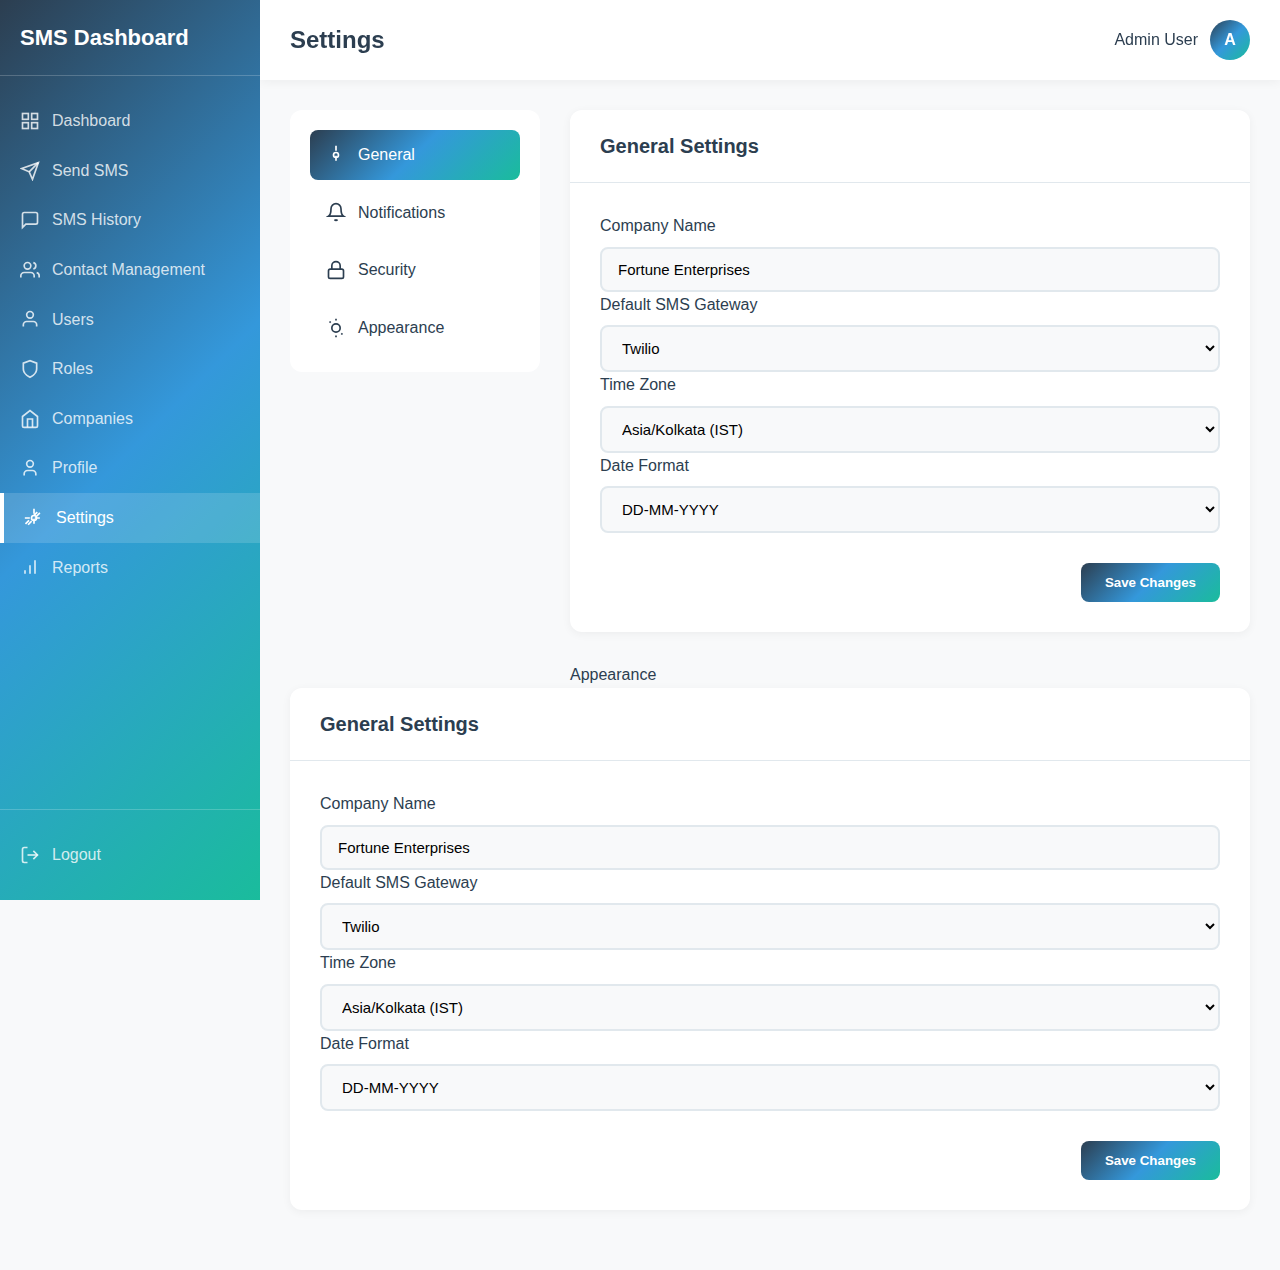
<file: settings.html>
<!DOCTYPE html>
<html lang="en">

<head>
    <meta charset="UTF-8">
    <meta name="viewport" content="width=device-width, initial-scale=1.0">
    <title>Settings - SMS Dashboard</title>
    <link rel="stylesheet" href="css/dashboard.css">
    <link rel="stylesheet" href="css/settings.css">
</head>

<body>
    <!-- Sidebar Navigation -->
    <div class="sidebar" id="sidebar">
        <div class="sidebar-header">
            <h2>SMS Dashboard</h2>
            <button class="close-btn" id="closeSidebar">✕</button>
        </div>

        <nav class="sidebar-nav">
            <a href="dashboard.html" class="nav-item">
                <svg class="nav-icon" width="20" height="20" viewBox="0 0 24 24" fill="none" stroke="currentColor">
                    <rect x="3" y="3" width="7" height="7"></rect>
                    <rect x="14" y="3" width="7" height="7"></rect>
                    <rect x="14" y="14" width="7" height="7"></rect>
                    <rect x="3" y="14" width="7" height="7"></rect>
                </svg>
                <span>Dashboard</span>
            </a>

            <a href="send-sms.html" class="nav-item">
                <svg class="nav-icon" width="20" height="20" viewBox="0 0 24 24" fill="none" stroke="currentColor">
                    <path d="M22 2L11 13"></path>
                    <path d="M22 2L15 22L11 13L2 9L22 2Z"></path>
                </svg>
                <span>Send SMS</span>
            </a>

            <a href="sms-history.html" class="nav-item">
                <svg class="nav-icon" width="20" height="20" viewBox="0 0 24 24" fill="none" stroke="currentColor">
                    <path d="M21 15a2 2 0 0 1-2 2H7l-4 4V5a2 2 0 0 1 2-2h14a2 2 0 0 1 2 2z"></path>
                </svg>
                <span>SMS History</span>
            </a>

            <a href="contacts.html" class="nav-item">
                <svg class="nav-icon" width="20" height="20" viewBox="0 0 24 24" fill="none" stroke="currentColor">
                    <path d="M17 21v-2a4 4 0 0 0-4-4H5a4 4 0 0 0-4 4v2"></path>
                    <circle cx="9" cy="7" r="4"></circle>
                    <path d="M23 21v-2a4 4 0 0 0-3-3.87"></path>
                    <path d="M16 3.13a4 4 0 0 1 0 7.75"></path>
                </svg>
                <span>Contact Management</span>
            </a>

            <a href="users.html" class="nav-item">
                <svg class="nav-icon" width="20" height="20" viewBox="0 0 24 24" fill="none" stroke="currentColor">
                    <path d="M20 21v-2a4 4 0 0 0-4-4H8a4 4 0 0 0-4 4v2"></path>
                    <circle cx="12" cy="7" r="4"></circle>
                </svg>
                <span>Users</span>
            </a>

            <a href="roles.html" class="nav-item">
                <svg class="nav-icon" width="20" height="20" viewBox="0 0 24 24" fill="none" stroke="currentColor">
                    <path d="M12 22s8-4 8-10V5l-8-3-8 3v7c0 6 8 10 8 10z"></path>
                </svg>
                <span>Roles</span>
            </a>

            <a href="companies.html" class="nav-item">
                <svg class="nav-icon" width="20" height="20" viewBox="0 0 24 24" fill="none" stroke="currentColor">
                    <path d="M3 9l9-7 9 7v11a2 2 0 0 1-2 2H5a2 2 0 0 1-2-2z"></path>
                    <polyline points="9 22 9 12 15 12 15 22"></polyline>
                </svg>
                <span>Companies</span>
            </a>

            <a href="profile.html" class="nav-item">
                <svg class="nav-icon" width="20" height="20" viewBox="0 0 24 24" fill="none" stroke="currentColor">
                    <path d="M19 21v-2a4 4 0 0 0-4-4H9a4 4 0 0 0-4 4v2"></path>
                    <circle cx="12" cy="7" r="4"></circle>
                </svg>
                <span>Profile</span>
            </a>

            <a href="settings.html" class="nav-item active">
                <svg class="nav-icon" width="20" height="20" viewBox="0 0 24 24" fill="none" stroke="currentColor">
                    <circle cx="12" cy="12" r="3"></circle>
                    <path
                        d="M12 1v6m0 6v6m7.071-13.071l-4.242 4.242m-5.656 5.656l-4.243 4.243M1 12h6m6 0h6m-3.071-7.071l-4.242 4.242m-5.656 5.656l-4.243 4.243">
                    </path>
                </svg>
                <span>Settings</span>
            </a>

            <a href="reports.html" class="nav-item">
                <svg class="nav-icon" width="20" height="20" viewBox="0 0 24 24" fill="none" stroke="currentColor">
                    <line x1="12" y1="20" x2="12" y2="10"></line>
                    <line x1="18" y1="20" x2="18" y2="4"></line>
                    <line x1="6" y1="20" x2="6" y2="16"></line>
                </svg>
                <span>Reports</span>
            </a>
        </nav>

        <div class="sidebar-footer">
            <a href="login.html" class="nav-item" id="logoutBtn">
                <svg class="nav-icon" width="20" height="20" viewBox="0 0 24 24" fill="none" stroke="currentColor">
                    <path d="M9 21H5a2 2 0 0 1-2-2V5a2 2 0 0 1 2-2h4"></path>
                    <polyline points="16 17 21 12 16 7"></polyline>
                    <line x1="21" y1="12" x2="9" y2="12"></line>
                </svg>
                <span>Logout</span>
            </a>
        </div>
    </div>

    <!-- Main Content -->
    <div class="main-content">
        <!-- Header -->
        <header class="header">
            <button class="menu-btn" id="menuBtn">
                <svg width="24" height="24" viewBox="0 0 24 24" fill="none" stroke="currentColor">
                    <line x1="3" y1="12" x2="21" y2="12"></line>
                    <line x1="3" y1="6" x2="21" y2="6"></line>
                    <line x1="3" y1="18" x2="21" y2="18"></line>
                </svg>
            </button>

            <div class="header-title">
                <h1>Settings</h1>
            </div>

            <div class="header-actions">
                <div class="user-profile">
                    <span class="user-name">Admin User</span>
                    <div class="user-avatar">A</div>
                </div>
            </div>
        </header>

        <!-- Settings Content -->
        <div class="content-area">
            <div class="settings-container">
                <div class="settings-sidebar">
                    <div class="settings-menu">
                        <a href="#" class="settings-menu-item active" data-setting="general">
                            <svg width="20" height="20" viewBox="0 0 24 24" fill="none" stroke="currentColor">
                                <circle cx="12" cy="12" r="3"></circle>
                                <path d="M12 1v6m0 6v6"></path>
                            </svg>
                            <span>General</span>
                        </a>
                        <a href="#" class="settings-menu-item" data-setting="notifications">
                            <svg width="20" height="20" viewBox="0 0 24 24" fill="none" stroke="currentColor">
                                <path d="M18 8A6 6 0 0 0 6 8c0 7-3 9-3 9h18s-3-2-3-9"></path>
                                <path d="M13.73 21a2 2 0 0 1-3.46 0"></path>
                            </svg>
                            <span>Notifications</span>
                        </a>
                        <a href="#" class="settings-menu-item" data-setting="security">
                            <svg width="20" height="20" viewBox="0 0 24 24" fill="none" stroke="currentColor">
                                <rect x="3" y="11" width="18" height="11" rx="2" ry="2"></rect>
                                <path d="M7 11V7a5 5 0 0 1 10 0v4"></path>
                            </svg>
                            <span>Security</span>
                        </a>
                        <a href="#" class="settings-menu-item" data-setting="appearance">
                            <svg width="20" height="20" viewBox="0 0 24 24" fill="none" stroke="currentColor">
                                <circle cx="12" cy="12" r="5"></circle>
                                <line x1="12" y1="1" x2="12" y2="3"></line>
                                <line x1="12" y1="21" x2="12" y2="23"></line>
                                <line x1="4.22" y1="4.22" x2="5.64" y2="5.64"></line>
                                <line x1="18.36" y1="18.36" x2="19.78" y2="19.78"></line>
                            </svg>
                            <span>Appearance</span>
                        </a>
                    </div>
                </div>

                <div class="settings-content">
                    <!-- General Settings -->
                    <div class="settings-panel active" id="general-settings">
                        <div class="card">
                            <div class="card-header">
                                <h2>General Settings</h2>
                            </div>
                            <div class="card-body">
                                <form id="generalSettingsForm">
                                    <div class="form-group">
                                        <label>Company Name</label>
                                        <input type="text" class="form-control" value="Fortune Enterprises"
                                            id="settingCompanyName">
                                    </div>
                                    <div class="form-group">
                                        <label>Default SMS Gateway</label>
                                        <select class="form-control" id="settingSMSGateway">
                                            <option value="twilio">Twilio</option>
                                            <option value="nexmo">Nexmo</option>
                                            <option value="aws">AWS SNS</option>
                                        </select>
                                    </div>
                                    <div class="form-group">
                                        <label>Time Zone</label>
                                        <select class="form-control" id="settingTimezone">
                                            <option value="Asia/Kolkata">Asia/Kolkata (IST)</option>
                                            <option value="America/New_York">America/New York (EST)</option>
                                            <option value="Europe/London">Europe/London (GMT)</option>
                                        </select>
                                    </div>
                                    <div class="form-group">
                                        <label>Date Format</label>
                                        <select class="form-control" id="settingDateFormat">
                                            <option value="DD-MM-YYYY">DD-MM-YYYY</option>
                                            <option value="MM-DD-YYYY">MM-DD-YYYY</option>
                                            <option value="YYYY-MM-DD">YYYY-MM-DD</option>
                                        </select>
                                    </div>
                                    <div class="form-actions">
                                        <button type="submit" class="btn-primary">Save Changes</button>
                                    </div>
                                </form>
                            </div>
                        </div>
                    </div>

                    <!-- Notification Settings -->
                    <div class="settings-panel" id="notifications-settings">
                        <div class="card">
                            <div class="card-header">
                                <h2>Notification Preferences</h2>
                            </div>
                            <div class="card-body">
                                <div class="settings-toggle-group">
                                    <div class="settings-toggle-item">
                                        <div class="toggle-info">
                                            <h4>Email Notifications</h4>
                                            <p>Receive email notifications for important events</p>
                                        </div>
                                        <label class="toggle-switch">
                                            <input type="checkbox" checked id="notifyEmail">
                                            <span class="toggle-slider"></span>
                                        </label>
                                    </div>
                                    <div class="settings-toggle-item">
                                        <div class="toggle-info">
                                            <h4>SMS Delivery Reports</h4>
                                            <p>Get notified when SMS are delivered or failed</p>
                                        </div>
                                        <label class="toggle-switch">
                                            <input type="checkbox" checked id="notifySMSReports">
                                            <span class="toggle-slider"></span>
                                        </label>
                                    </div>
                                    <div class="settings-toggle-item">
                                        <div class="toggle-info">
                                            <h4>Daily Summary</h4>
                                            <p>Receive daily summary of SMS activities</p>
                                        </div>
                                        <label class="toggle-switch">
                                            <input type="checkbox" id="notifyDailySummary">
                                            <span class="toggle-slider"></span>
                                        </label>
                                    </div>
                                    <div class="settings-toggle-item">
                                        <div class="toggle-info">
                                            <h4>User Activity Alerts</h4>
                                            <p>Get alerts for new user registrations and role changes</p>
                                        </div>
                                        <label class="toggle-switch">
                                            <input type="checkbox" checked id="notifyUserActivity">
                                            <span class="toggle-slider"></span>
                                        </label>
                                    </div>
                                </div>
                            </div>
                        </div>
                    </div>

                    <!-- Security Settings -->
                    <div class="settings-panel" id="security-settings">
                        <div class="card">
                            <div class="card-header">
                                <h2>Security Settings</h2>
                            </div>
                            <div class="card-body">
                                <form id="securitySettingsForm">
                                    <div class="form-group">
                                        <label>Current Password</label>
                                        <input type="password" class="form-control" id="securityCurrentPassword">
                                    </div>
                                    <div class="form-group">
                                        <label>New Password</label>
                                        <input type="password" class="form-control" id="securityNewPassword">
                                    </div>
                                    <div class="form-group">
                                        <label>Confirm New Password</label>
                                        <input type="password" class="form-control" id="securityConfirmPassword">
                                    </div>
                                    <div class="form-actions">
                                        <button type="submit" class="btn-primary">Change Password</button>
                                    </div>
                                </form>

                                <div class="security-section">
                                    <h3>Two-Factor Authentication</h3>
                                    <p>Add an extra layer of security to your account</p>
                                    <button class="btn-secondary" id="enable2FA">Enable 2FA</button>
                                </div>

                                <div class="security-section">
                                    <h3>Active Sessions</h3>
                                    <p>Manage your active login sessions</p>
                                    <button class="btn-secondary" id="viewSessions">View Sessions</button>
                                </div>
                            </div>
                        </div>
                    </div>

                    <!-- Appearance Settings -->
                    <div class="settings-panel" id="appearance-settings">
                        <div class="card">
                            <div class="card-header">
                                <h2>Appearance Settings</h2>
                            </div>
                            <div class="card-body">
                                <div class="form-group">
                                    <label>Theme</label>
                                    <div class="theme-selector">
                                        <div class="theme-option active" data-theme="light">
                                            <div class="theme-preview light-theme"></div>
                                            <span>Light</span>
                                        </div>
                                        <div class="theme-option" data-theme="dark">
                                            <div class="theme-preview dark-theme"></div>
                                            <span>Dark</span>
                                        </div>
                                        <div class="theme-option" data-theme="auto">
                                            <div class="theme-preview auto-theme"></div>
                                            <span>Auto</span>
                                        </div>
                                    </div>
                                </div>

                                <div class="settings-toggle-group">
                                    <div class="settings-toggle-item">
                                        <div class="toggle-info">
                                            <h4>Compact Mode</h4>
                                            <p>Reduce spacing for more content visibility</p>
                                        </div>
                                        <label class="toggle-switch">
                                            <input type="checkbox" id="compactMode">
                                            <span class="toggle-slider"></span>
                                        </label>
                                    </div>
                                    <div class="settings-toggle-item">
                                        <div class="toggle-info">
                                            <h4>Show Animations</h4>
                                            <p>Enable smooth transitions and animations</p>
                                        </div>
                                        <label class="toggle-switch">
                                            <input type="checkbox" checked id="showAnimations">
                                            <span class="toggle-slider"></span>
                                        </label>
                                    </div>
                                </div>
                            </div>
                        </div>
                    </div>
                    </svg>
                    <span>Appearance</span>
                    </a>
                </div>
            </div>

            <div class="settings-content">
                <!-- General Settings -->
                <div class="settings-panel active" id="general-settings">
                    <div class="card">
                        <div class="card-header">
                            <h2>General Settings</h2>
                        </div>
                        <div class="card-body">
                            <form id="generalSettingsForm">
                                <div class="form-group">
                                    <label>Company Name</label>
                                    <input type="text" class="form-control" value="Fortune Enterprises"
                                        id="settingCompanyName">
                                </div>
                                <div class="form-group">
                                    <label>Default SMS Gateway</label>
                                    <select class="form-control" id="settingSMSGateway">
                                        <option value="twilio">Twilio</option>
                                        <option value="nexmo">Nexmo</option>
                                        <option value="aws">AWS SNS</option>
                                    </select>
                                </div>
                                <div class="form-group">
                                    <label>Time Zone</label>
                                    <select class="form-control" id="settingTimezone">
                                        <option value="Asia/Kolkata">Asia/Kolkata (IST)</option>
                                        <option value="America/New_York">America/New York (EST)</option>
                                        <option value="Europe/London">Europe/London (GMT)</option>
                                    </select>
                                </div>
                                <div class="form-group">
                                    <label>Date Format</label>
                                    <select class="form-control" id="settingDateFormat">
                                        <option value="DD-MM-YYYY">DD-MM-YYYY</option>
                                        <option value="MM-DD-YYYY">MM-DD-YYYY</option>
                                        <option value="YYYY-MM-DD">YYYY-MM-DD</option>
                                    </select>
                                </div>
                                <div class="form-actions">
                                    <button type="submit" class="btn-primary">Save Changes</button>
                                </div>
                            </form>
                        </div>
                    </div>
                </div>

                <!-- Notification Settings -->
                <div class="settings-panel" id="notifications-settings">
                    <div class="card">
                        <div class="card-header">
                            <h2>Notification Preferences</h2>
                        </div>
                        <div class="card-body">
                            <div class="settings-toggle-group">
                                <div class="settings-toggle-item">
                                    <div class="toggle-info">
                                        <h4>Email Notifications</h4>
                                        <p>Receive email notifications for important events</p>
                                    </div>
                                    <label class="toggle-switch">
                                        <input type="checkbox" checked id="notifyEmail">
                                        <span class="toggle-slider"></span>
                                    </label>
                                </div>
                                <div class="settings-toggle-item">
                                    <div class="toggle-info">
                                        <h4>SMS Delivery Reports</h4>
                                        <p>Get notified when SMS are delivered or failed</p>
                                    </div>
                                    <label class="toggle-switch">
                                        <input type="checkbox" checked id="notifySMSReports">
                                        <span class="toggle-slider"></span>
                                    </label>
                                </div>
                                <div class="settings-toggle-item">
                                    <div class="toggle-info">
                                        <h4>Daily Summary</h4>
                                        <p>Receive daily summary of SMS activities</p>
                                    </div>
                                    <label class="toggle-switch">
                                        <input type="checkbox" id="notifyDailySummary">
                                        <span class="toggle-slider"></span>
                                    </label>
                                </div>
                                <div class="settings-toggle-item">
                                    <div class="toggle-info">
                                        <h4>User Activity Alerts</h4>
                                        <p>Get alerts for new user registrations and role changes</p>
                                    </div>
                                    <label class="toggle-switch">
                                        <input type="checkbox" checked id="notifyUserActivity">
                                        <span class="toggle-slider"></span>
                                    </label>
                                </div>
                            </div>
                        </div>
                    </div>
                </div>

                <!-- Security Settings -->
                <div class="settings-panel" id="security-settings">
                    <div class="card">
                        <div class="card-header">
                            <h2>Security Settings</h2>
                        </div>
                        <div class="card-body">
                            <form id="securitySettingsForm">
                                <div class="form-group">
                                    <label>Current Password</label>
                                    <input type="password" class="form-control" id="securityCurrentPassword">
                                </div>
                                <div class="form-group">
                                    <label>New Password</label>
                                    <input type="password" class="form-control" id="securityNewPassword">
                                </div>
                                <div class="form-group">
                                    <label>Confirm New Password</label>
                                    <input type="password" class="form-control" id="securityConfirmPassword">
                                </div>
                                <div class="form-actions">
                                    <button type="submit" class="btn-primary">Change Password</button>
                                </div>
                            </form>

                            <div class="security-section">
                                <h3>Two-Factor Authentication</h3>
                                <p>Add an extra layer of security to your account</p>
                                <button class="btn-secondary" id="enable2FA">Enable 2FA</button>
                            </div>

                            <div class="security-section">
                                <h3>Active Sessions</h3>
                                <p>Manage your active login sessions</p>
                                <button class="btn-secondary" id="viewSessions">View Sessions</button>
                            </div>
                        </div>
                    </div>
                </div>

                <!-- Appearance Settings -->
                <div class="settings-panel" id="appearance-settings">
                    <div class="card">
                        <div class="card-header">
                            <h2>Appearance Settings</h2>
                        </div>
                        <div class="card-body">
                            <div class="form-group">
                                <label>Theme</label>
                                <div class="theme-selector">
                                    <div class="theme-option active" data-theme="light">
                                        <div class="theme-preview light-theme"></div>
                                        <span>Light</span>
                                    </div>
                                    <div class="theme-option" data-theme="dark">
                                        <div class="theme-preview dark-theme"></div>
                                        <span>Dark</span>
                                    </div>
                                    <div class="theme-option" data-theme="auto">
                                        <div class="theme-preview auto-theme"></div>
                                        <span>Auto</span>
                                    </div>
                                </div>
                            </div>

                            <div class="settings-toggle-group">
                                <div class="settings-toggle-item">
                                    <div class="toggle-info">
                                        <h4>Compact Mode</h4>
                                        <p>Reduce spacing for more content visibility</p>
                                    </div>
                                    <label class="toggle-switch">
                                        <input type="checkbox" id="compactMode">
                                        <span class="toggle-slider"></span>
                                    </label>
                                </div>
                                <div class="settings-toggle-item">
                                    <div class="toggle-info">
                                        <h4>Show Animations</h4>
                                        <p>Enable smooth transitions and animations</p>
                                    </div>
                                    <label class="toggle-switch">
                                        <input type="checkbox" checked id="showAnimations">
                                        <span class="toggle-slider"></span>
                                    </label>
                                </div>
                            </div>
                        </div>
                    </div>
                </div>
            </div>
        </div>
    </div>
    </div>

    <!-- Load Scripts -->
    <script src="js/settings-loader.js"></script>
    <script src="js/dashboard.js"></script>
    <script src="js/settings.js"></script>
</body>

</html>
</file>
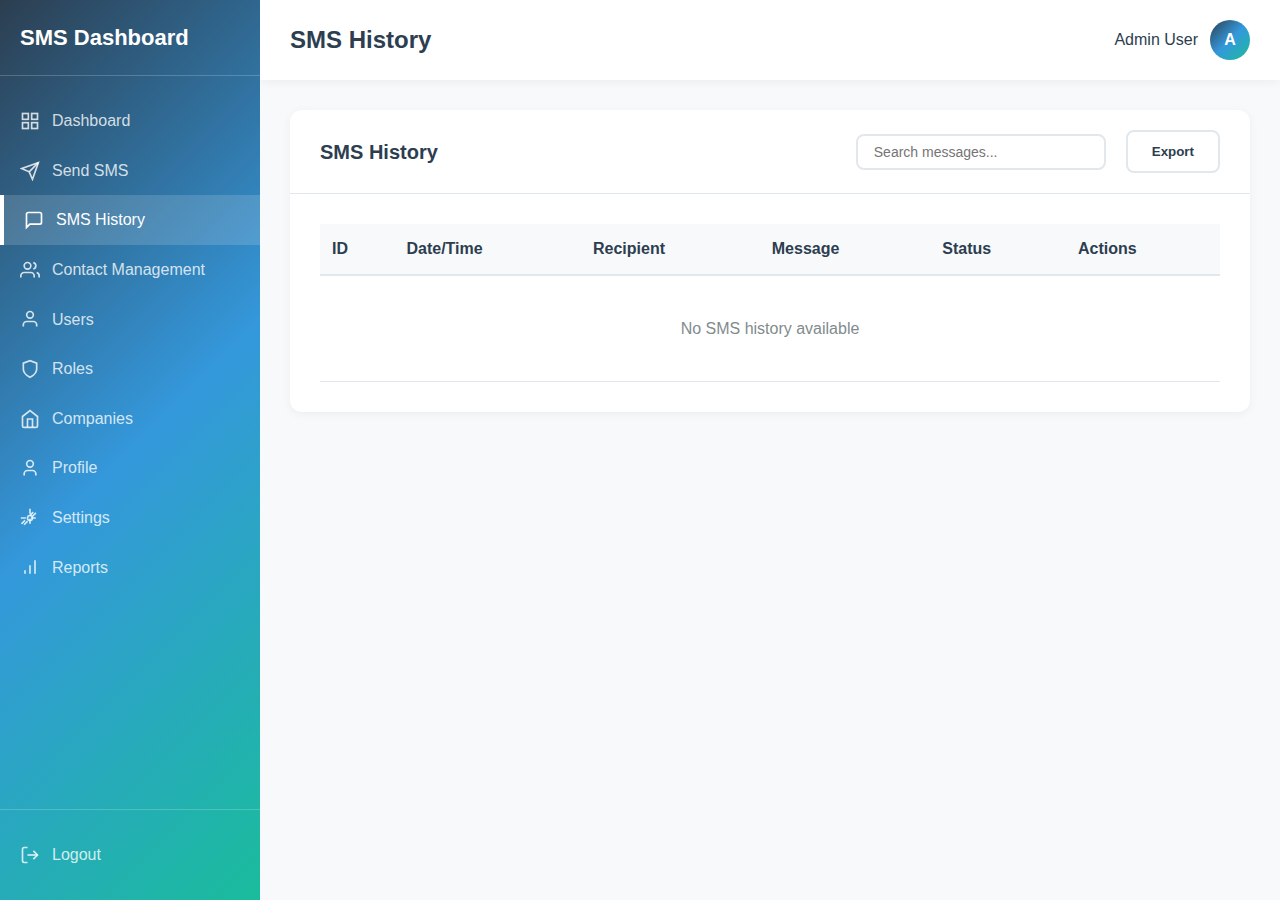
<file: sms-history.html>
<!DOCTYPE html>
<html lang="en">

<head>
    <meta charset="UTF-8">
    <meta name="viewport" content="width=device-width, initial-scale=1.0">
    <title>SMS History - SMS Dashboard</title>
    <link rel="stylesheet" href="css/dashboard.css">
</head>

<body>
    <!-- Sidebar Navigation -->
    <div class="sidebar" id="sidebar">
        <div class="sidebar-header">
            <h2>SMS Dashboard</h2>
            <button class="close-btn" id="closeSidebar">✕</button>
        </div>

        <nav class="sidebar-nav">
            <a href="dashboard.html" class="nav-item">
                <svg class="nav-icon" width="20" height="20" viewBox="0 0 24 24" fill="none" stroke="currentColor">
                    <rect x="3" y="3" width="7" height="7"></rect>
                    <rect x="14" y="3" width="7" height="7"></rect>
                    <rect x="14" y="14" width="7" height="7"></rect>
                    <rect x="3" y="14" width="7" height="7"></rect>
                </svg>
                <span>Dashboard</span>
            </a>

            <a href="send-sms.html" class="nav-item">
                <svg class="nav-icon" width="20" height="20" viewBox="0 0 24 24" fill="none" stroke="currentColor">
                    <path d="M22 2L11 13"></path>
                    <path d="M22 2L15 22L11 13L2 9L22 2Z"></path>
                </svg>
                <span>Send SMS</span>
            </a>

            <a href="sms-history.html" class="nav-item active">
                <svg class="nav-icon" width="20" height="20" viewBox="0 0 24 24" fill="none" stroke="currentColor">
                    <path d="M21 15a2 2 0 0 1-2 2H7l-4 4V5a2 2 0 0 1 2-2h14a2 2 0 0 1 2 2z"></path>
                </svg>
                <span>SMS History</span>
            </a>

            <a href="contacts.html" class="nav-item">
                <svg class="nav-icon" width="20" height="20" viewBox="0 0 24 24" fill="none" stroke="currentColor">
                    <path d="M17 21v-2a4 4 0 0 0-4-4H5a4 4 0 0 0-4 4v2"></path>
                    <circle cx="9" cy="7" r="4"></circle>
                    <path d="M23 21v-2a4 4 0 0 0-3-3.87"></path>
                    <path d="M16 3.13a4 4 0 0 1 0 7.75"></path>
                </svg>
                <span>Contact Management</span>
            </a>

            <a href="users.html" class="nav-item">
                <svg class="nav-icon" width="20" height="20" viewBox="0 0 24 24" fill="none" stroke="currentColor">
                    <path d="M20 21v-2a4 4 0 0 0-4-4H8a4 4 0 0 0-4 4v2"></path>
                    <circle cx="12" cy="7" r="4"></circle>
                </svg>
                <span>Users</span>
            </a>

            <a href="roles.html" class="nav-item">
                <svg class="nav-icon" width="20" height="20" viewBox="0 0 24 24" fill="none" stroke="currentColor">
                    <path d="M12 22s8-4 8-10V5l-8-3-8 3v7c0 6 8 10 8 10z"></path>
                </svg>
                <span>Roles</span>
            </a>

            <a href="companies.html" class="nav-item">
                <svg class="nav-icon" width="20" height="20" viewBox="0 0 24 24" fill="none" stroke="currentColor">
                    <path d="M3 9l9-7 9 7v11a2 2 0 0 1-2 2H5a2 2 0 0 1-2-2z"></path>
                    <polyline points="9 22 9 12 15 12 15 22"></polyline>
                </svg>
                <span>Companies</span>
            </a>

            <a href="profile.html" class="nav-item">
                <svg class="nav-icon" width="20" height="20" viewBox="0 0 24 24" fill="none" stroke="currentColor">
                    <path d="M19 21v-2a4 4 0 0 0-4-4H9a4 4 0 0 0-4 4v2"></path>
                    <circle cx="12" cy="7" r="4"></circle>
                </svg>
                <span>Profile</span>
            </a>

            <a href="settings.html" class="nav-item">
                <svg class="nav-icon" width="20" height="20" viewBox="0 0 24 24" fill="none" stroke="currentColor">
                    <circle cx="12" cy="12" r="3"></circle>
                    <path
                        d="M12 1v6m0 6v6m7.071-13.071l-4.242 4.242m-5.656 5.656l-4.243 4.243M1 12h6m6 0h6m-3.071-7.071l-4.242 4.242m-5.656 5.656l-4.243 4.243">
                    </path>
                </svg>
                <span>Settings</span>
            </a>

            <a href="reports.html" class="nav-item">
                <svg class="nav-icon" width="20" height="20" viewBox="0 0 24 24" fill="none" stroke="currentColor">
                    <line x1="12" y1="20" x2="12" y2="10"></line>
                    <line x1="18" y1="20" x2="18" y2="4"></line>
                    <line x1="6" y1="20" x2="6" y2="16"></line>
                </svg>
                <span>Reports</span>
            </a>
        </nav>

        <div class="sidebar-footer">
            <a href="login.html" class="nav-item" id="logoutBtn">
                <svg class="nav-icon" width="20" height="20" viewBox="0 0 24 24" fill="none" stroke="currentColor">
                    <path d="M9 21H5a2 2 0 0 1-2-2V5a2 2 0 0 1 2-2h4"></path>
                    <polyline points="16 17 21 12 16 7"></polyline>
                    <line x1="21" y1="12" x2="9" y2="12"></line>
                </svg>
                <span>Logout</span>
            </a>
        </div>
    </div>

    <!-- Main Content -->
    <div class="main-content">
        <!-- Header -->
        <header class="header">
            <button class="menu-btn" id="menuBtn">
                <svg width="24" height="24" viewBox="0 0 24 24" fill="none" stroke="currentColor">
                    <line x1="3" y1="12" x2="21" y2="12"></line>
                    <line x1="3" y1="6" x2="21" y2="6"></line>
                    <line x1="3" y1="18" x2="21" y2="18"></line>
                </svg>
            </button>

            <div class="header-title">
                <h1>SMS History</h1>
            </div>

            <div class="header-actions">
                <div class="user-profile">
                    <span class="user-name">Admin User</span>
                    <div class="user-avatar">A</div>
                </div>
            </div>
        </header>

        <!-- SMS History Content -->
        <div class="content-area">
            <div class="card">
                <div class="card-header">
                    <h2>SMS History</h2>
                    <div class="header-actions">
                        <input type="search" class="search-input" placeholder="Search messages...">
                        <button class="btn-secondary">Export</button>
                    </div>
                </div>
                <div class="card-body">
                    <div class="table-responsive">
                        <table class="data-table">
                            <thead>
                                <tr>
                                    <th>ID</th>
                                    <th>Date/Time</th>
                                    <th>Recipient</th>
                                    <th>Message</th>
                                    <th>Status</th>
                                    <th>Actions</th>
                                </tr>
                            </thead>
                            <tbody id="smsHistoryTable">
                                <tr>
                                    <td colspan="6" class="no-data">No SMS history available</td>
                                </tr>
                            </tbody>
                        </table>
                    </div>
                </div>
            </div>
        </div>
    </div>

    <!-- Load Scripts -->
    <script src="js/settings-loader.js"></script>
    <script src="js/dashboard.js"></script>
</body>

</html>
</file>
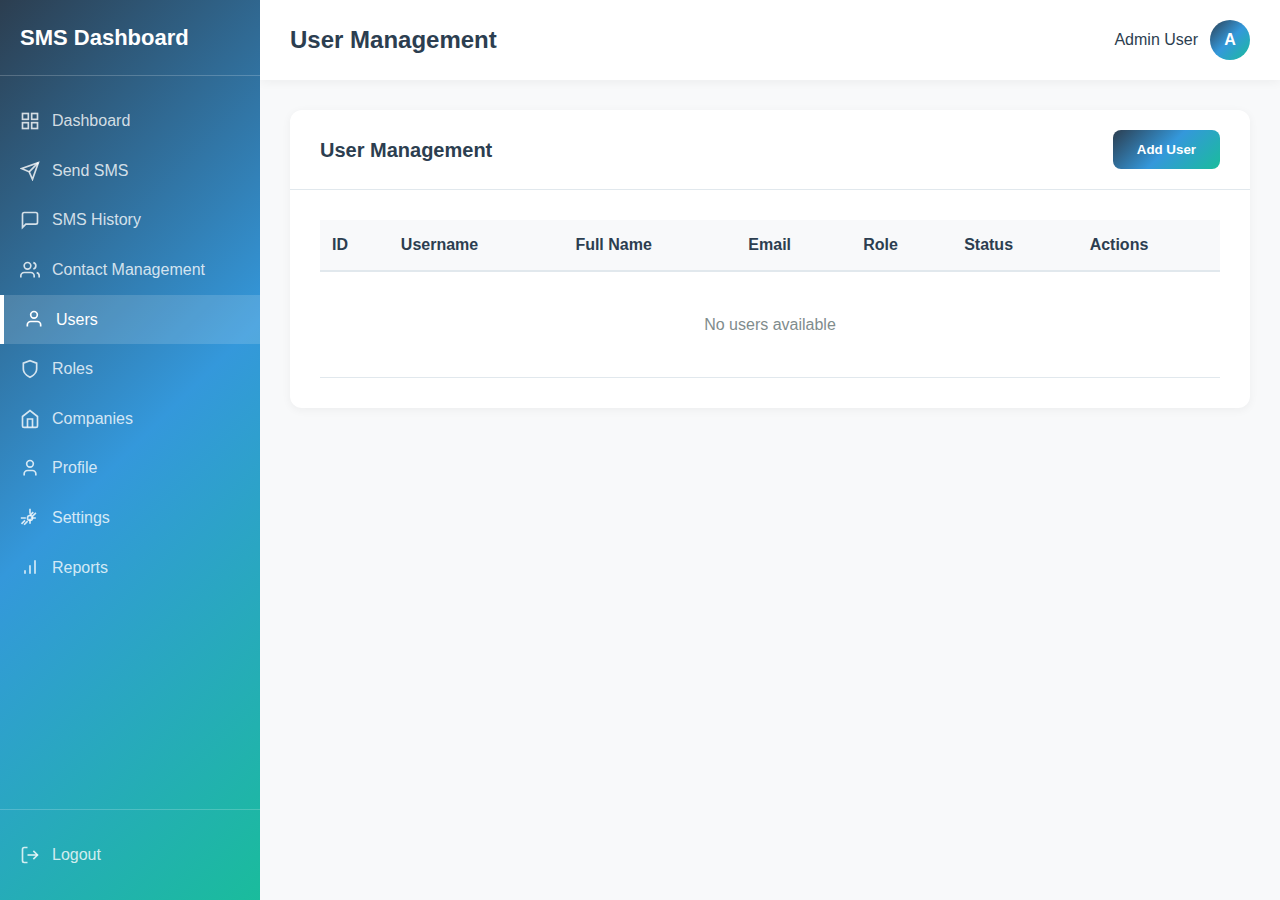
<file: users.html>
<!DOCTYPE html>
<html lang="en">

<head>
    <meta charset="UTF-8">
    <meta name="viewport" content="width=device-width, initial-scale=1.0">
    <title>User Management - SMS Dashboard</title>
    <link rel="stylesheet" href="css/dashboard.css">
    <link rel="stylesheet" href="css/users.css">
</head>

<body>
    <!-- Sidebar Navigation -->
    <div class="sidebar" id="sidebar">
        <div class="sidebar-header">
            <h2>SMS Dashboard</h2>
            <button class="close-btn" id="closeSidebar">✕</button>
        </div>

        <nav class="sidebar-nav">
            <a href="dashboard.html" class="nav-item">
                <svg class="nav-icon" width="20" height="20" viewBox="0 0 24 24" fill="none" stroke="currentColor">
                    <rect x="3" y="3" width="7" height="7"></rect>
                    <rect x="14" y="3" width="7" height="7"></rect>
                    <rect x="14" y="14" width="7" height="7"></rect>
                    <rect x="3" y="14" width="7" height="7"></rect>
                </svg>
                <span>Dashboard</span>
            </a>

            <a href="send-sms.html" class="nav-item">
                <svg class="nav-icon" width="20" height="20" viewBox="0 0 24 24" fill="none" stroke="currentColor">
                    <path d="M22 2L11 13"></path>
                    <path d="M22 2L15 22L11 13L2 9L22 2Z"></path>
                </svg>
                <span>Send SMS</span>
            </a>

            <a href="sms-history.html" class="nav-item">
                <svg class="nav-icon" width="20" height="20" viewBox="0 0 24 24" fill="none" stroke="currentColor">
                    <path d="M21 15a2 2 0 0 1-2 2H7l-4 4V5a2 2 0 0 1 2-2h14a2 2 0 0 1 2 2z"></path>
                </svg>
                <span>SMS History</span>
            </a>

            <a href="contacts.html" class="nav-item">
                <svg class="nav-icon" width="20" height="20" viewBox="0 0 24 24" fill="none" stroke="currentColor">
                    <path d="M17 21v-2a4 4 0 0 0-4-4H5a4 4 0 0 0-4 4v2"></path>
                    <circle cx="9" cy="7" r="4"></circle>
                    <path d="M23 21v-2a4 4 0 0 0-3-3.87"></path>
                    <path d="M16 3.13a4 4 0 0 1 0 7.75"></path>
                </svg>
                <span>Contact Management</span>
            </a>

            <a href="users.html" class="nav-item active">
                <svg class="nav-icon" width="20" height="20" viewBox="0 0 24 24" fill="none" stroke="currentColor">
                    <path d="M20 21v-2a4 4 0 0 0-4-4H8a4 4 0 0 0-4 4v2"></path>
                    <circle cx="12" cy="7" r="4"></circle>
                </svg>
                <span>Users</span>
            </a>

            <a href="roles.html" class="nav-item">
                <svg class="nav-icon" width="20" height="20" viewBox="0 0 24 24" fill="none" stroke="currentColor">
                    <path d="M12 22s8-4 8-10V5l-8-3-8 3v7c0 6 8 10 8 10z"></path>
                </svg>
                <span>Roles</span>
            </a>

            <a href="companies.html" class="nav-item">
                <svg class="nav-icon" width="20" height="20" viewBox="0 0 24 24" fill="none" stroke="currentColor">
                    <path d="M3 9l9-7 9 7v11a2 2 0 0 1-2 2H5a2 2 0 0 1-2-2z"></path>
                    <polyline points="9 22 9 12 15 12 15 22"></polyline>
                </svg>
                <span>Companies</span>
            </a>

            <a href="profile.html" class="nav-item">
                <svg class="nav-icon" width="20" height="20" viewBox="0 0 24 24" fill="none" stroke="currentColor">
                    <path d="M19 21v-2a4 4 0 0 0-4-4H9a4 4 0 0 0-4 4v2"></path>
                    <circle cx="12" cy="7" r="4"></circle>
                </svg>
                <span>Profile</span>
            </a>

            <a href="settings.html" class="nav-item">
                <svg class="nav-icon" width="20" height="20" viewBox="0 0 24 24" fill="none" stroke="currentColor">
                    <circle cx="12" cy="12" r="3"></circle>
                    <path
                        d="M12 1v6m0 6v6m7.071-13.071l-4.242 4.242m-5.656 5.656l-4.243 4.243M1 12h6m6 0h6m-3.071-7.071l-4.242 4.242m-5.656 5.656l-4.243 4.243">
                    </path>
                </svg>
                <span>Settings</span>
            </a>

            <a href="reports.html" class="nav-item">
                <svg class="nav-icon" width="20" height="20" viewBox="0 0 24 24" fill="none" stroke="currentColor">
                    <line x1="12" y1="20" x2="12" y2="10"></line>
                    <line x1="18" y1="20" x2="18" y2="4"></line>
                    <line x1="6" y1="20" x2="6" y2="16"></line>
                </svg>
                <span>Reports</span>
            </a>
        </nav>

        <div class="sidebar-footer">
            <a href="login.html" class="nav-item" id="logoutBtn">
                <svg class="nav-icon" width="20" height="20" viewBox="0 0 24 24" fill="none" stroke="currentColor">
                    <path d="M9 21H5a2 2 0 0 1-2-2V5a2 2 0 0 1 2-2h4"></path>
                    <polyline points="16 17 21 12 16 7"></polyline>
                    <line x1="21" y1="12" x2="9" y2="12"></line>
                </svg>
                <span>Logout</span>
            </a>
        </div>
    </div>

    <!-- Main Content -->
    <div class="main-content">
        <!-- Header -->
        <header class="header">
            <button class="menu-btn" id="menuBtn">
                <svg width="24" height="24" viewBox="0 0 24 24" fill="none" stroke="currentColor">
                    <line x1="3" y1="12" x2="21" y2="12"></line>
                    <line x1="3" y1="6" x2="21" y2="6"></line>
                    <line x1="3" y1="18" x2="21" y2="18"></line>
                </svg>
            </button>

            <div class="header-title">
                <h1>User Management</h1>
            </div>

            <div class="header-actions">
                <div class="user-profile">
                    <span class="user-name">Admin User</span>
                    <div class="user-avatar">A</div>
                </div>
            </div>
        </header>

        <!-- Users Management Content -->
        <div class="content-area">
            <div class="card">
                <div class="card-header">
                    <h2>User Management</h2>
                    <button class="btn-primary" id="addUserBtn">Add User</button>
                </div>
                <div class="card-body">
                    <div class="table-responsive">
                        <table class="data-table">
                            <thead>
                                <tr>
                                    <th>ID</th>
                                    <th>Username</th>
                                    <th>Full Name</th>
                                    <th>Email</th>
                                    <th>Role</th>
                                    <th>Status</th>
                                    <th>Actions</th>
                                </tr>
                            </thead>
                            <tbody id="usersTable">
                                <tr>
                                    <td colspan="7" class="no-data">No users available</td>
                                </tr>
                            </tbody>
                        </table>
                    </div>
                </div>
            </div>
        </div>
    </div>

    <!-- Add/Edit User Modal -->
    <div class="modal" id="userModal">
        <div class="modal-content">
            <div class="modal-header">
                <h2 id="userModalTitle">Add New User</h2>
                <button class="close-modal" id="closeUserModal">✕</button>
            </div>
            <form id="userForm">
                <input type="hidden" id="userId">
                <div class="modal-body">
                    <div class="form-group">
                        <label>Username <span class="required">*</span></label>
                        <input type="text" id="username" class="form-control" required>
                    </div>
                    <div class="form-group">
                        <label>Full Name <span class="required">*</span></label>
                        <input type="text" id="fullName" class="form-control" required>
                    </div>
                    <div class="form-group">
                        <label>Email <span class="required">*</span></label>
                        <input type="email" id="userEmail" class="form-control" required>
                    </div>
                    <div class="form-group">
                        <label>Password <span class="required">*</span></label>
                        <input type="password" id="userPassword" class="form-control" required>
                        <span class="form-help">Minimum 8 characters</span>
                    </div>
                    <div class="form-group">
                        <label>Role <span class="required">*</span></label>
                        <select id="userRole" class="form-control" required>
                            <option value="">Select Role</option>
                        </select>
                    </div>
                    <div class="form-group">
                        <label>Status</label>
                        <select id="userStatus" class="form-control">
                            <option value="active">Active</option>
                            <option value="inactive">Inactive</option>
                        </select>
                    </div>
                </div>
                <div class="modal-footer">
                    <button type="button" class="btn-secondary" id="cancelUserModal">Cancel</button>
                    <button type="submit" class="btn-primary">Save User</button>
                </div>
            </form>
        </div>
    </div>

    <!-- View User Details Modal -->
    <div class="modal" id="viewUserModal">
        <div class="modal-content">
            <div class="modal-header">
                <h2>User Details</h2>
                <button class="close-modal" id="closeViewUserModal">✕</button>
            </div>
            <div class="modal-body">
                <div class="user-details">
                    <div class="detail-row">
                        <span class="detail-label">Username:</span>
                        <span class="detail-value" id="viewUsername"></span>
                    </div>
                    <div class="detail-row">
                        <span class="detail-label">Full Name:</span>
                        <span class="detail-value" id="viewFullName"></span>
                    </div>
                    <div class="detail-row">
                        <span class="detail-label">Email:</span>
                        <span class="detail-value" id="viewEmail"></span>
                    </div>
                    <div class="detail-row">
                        <span class="detail-label">Role:</span>
                        <span class="detail-value" id="viewRole"></span>
                    </div>
                    <div class="detail-row">
                        <span class="detail-label">Status:</span>
                        <span class="detail-value" id="viewStatus"></span>
                    </div>
                    <div class="detail-row">
                        <span class="detail-label">Created Date:</span>
                        <span class="detail-value" id="viewCreatedDate"></span>
                    </div>
                    <div class="detail-row">
                        <span class="detail-label">Last Login:</span>
                        <span class="detail-value" id="viewLastLogin"></span>
                    </div>
                </div>
            </div>
            <div class="modal-footer">
                <a href="companies.html" class="nav-item">
                    <svg class="nav-icon" width="20" height="20" viewBox="0 0 24 24" fill="none" stroke="currentColor">
                        <path d="M3 9l9-7 9 7v11a2 2 0 0 1-2 2H5a2 2 0 0 1-2-2z"></path>
                        <polyline points="9 22 9 12 15 12 15 22"></polyline>
                    </svg>
                    <span>Companies</span>
                </a>

                <a href="profile.html" class="nav-item">
                    <svg class="nav-icon" width="20" height="20" viewBox="0 0 24 24" fill="none" stroke="currentColor">
                        <path d="M19 21v-2a4 4 0 0 0-4-4H9a4 4 0 0 0-4 4v2"></path>
                        <circle cx="12" cy="7" r="4"></circle>
                    </svg>
                    <span>Profile</span>
                </a>

                <a href="settings.html" class="nav-item">
                    <svg class="nav-icon" width="20" height="20" viewBox="0 0 24 24" fill="none" stroke="currentColor">
                        <circle cx="12" cy="12" r="3"></circle>
                        <path
                            d="M12 1v6m0 6v6m7.071-13.071l-4.242 4.242m-5.656 5.656l-4.243 4.243M1 12h6m6 0h6m-3.071-7.071l-4.242 4.242m-5.656 5.656l-4.243 4.243">
                        </path>
                    </svg>
                    <span>Settings</span>
                </a>

                <a href="reports.html" class="nav-item">
                    <svg class="nav-icon" width="20" height="20" viewBox="0 0 24 24" fill="none" stroke="currentColor">
                        <line x1="12" y1="20" x2="12" y2="10"></line>
                        <line x1="18" y1="20" x2="18" y2="4"></line>
                        <line x1="6" y1="20" x2="6" y2="16"></line>
                    </svg>
                    <span>Reports</span>
                </a>
                </nav>

                <div class="sidebar-footer">
                    <a href="login.html" class="nav-item" id="logoutBtn">
                        <svg class="nav-icon" width="20" height="20" viewBox="0 0 24 24" fill="none"
                            stroke="currentColor">
                            <path d="M9 21H5a2 2 0 0 1-2-2V5a2 2 0 0 1 2-2h4"></path>
                            <polyline points="16 17 21 12 16 7"></polyline>
                            <line x1="21" y1="12" x2="9" y2="12"></line>
                        </svg>
                        <span>Logout</span>
                    </a>
                </div>
            </div>

            <!-- Main Content -->
            <div class="main-content">
                <!-- Header -->
                <header class="header">
                    <button class="menu-btn" id="menuBtn">
                        <svg width="24" height="24" viewBox="0 0 24 24" fill="none" stroke="currentColor">
                            <line x1="3" y1="12" x2="21" y2="12"></line>
                            <line x1="3" y1="6" x2="21" y2="6"></line>
                            <line x1="3" y1="18" x2="21" y2="18"></line>
                        </svg>
                    </button>

                    <div class="header-title">
                        <h1>User Management</h1>
                    </div>

                    <div class="header-actions">
                        <div class="user-profile">
                            <span class="user-name">Admin User</span>
                            <div class="user-avatar">A</div>
                        </div>
                    </div>
                </header>

                <!-- Users Management Content -->
                <div class="content-area">
                    <div class="card">
                        <div class="card-header">
                            <h2>User Management</h2>
                            <button class="btn-primary" id="addUserBtn">Add User</button>
                        </div>
                        <div class="card-body">
                            <div class="table-responsive">
                                <table class="data-table">
                                    <thead>
                                        <tr>
                                            <th>ID</th>
                                            <th>Username</th>
                                            <th>Full Name</th>
                                            <th>Email</th>
                                            <th>Role</th>
                                            <th>Status</th>
                                            <th>Actions</th>
                                        </tr>
                                    </thead>
                                    <tbody id="usersTable">
                                        <tr>
                                            <td colspan="7" class="no-data">No users available</td>
                                        </tr>
                                    </tbody>
                                </table>
                            </div>
                        </div>
                    </div>
                </div>
            </div>

            <!-- Add/Edit User Modal -->
            <div class="modal" id="userModal">
                <div class="modal-content">
                    <div class="modal-header">
                        <h2 id="userModalTitle">Add New User</h2>
                        <button class="close-modal" id="closeUserModal">✕</button>
                    </div>
                    <form id="userForm">
                        <input type="hidden" id="userId">
                        <div class="modal-body">
                            <div class="form-group">
                                <label>Username <span class="required">*</span></label>
                                <input type="text" id="username" class="form-control" required>
                            </div>
                            <div class="form-group">
                                <label>Full Name <span class="required">*</span></label>
                                <input type="text" id="fullName" class="form-control" required>
                            </div>
                            <div class="form-group">
                                <label>Email <span class="required">*</span></label>
                                <input type="email" id="userEmail" class="form-control" required>
                            </div>
                            <div class="form-group">
                                <label>Password <span class="required">*</span></label>
                                <input type="password" id="userPassword" class="form-control" required>
                                <span class="form-help">Minimum 8 characters</span>
                            </div>
                            <div class="form-group">
                                <label>Role <span class="required">*</span></label>
                                <select id="userRole" class="form-control" required>
                                    <option value="">Select Role</option>
                                </select>
                            </div>
                            <div class="form-group">
                                <label>Status</label>
                                <select id="userStatus" class="form-control">
                                    <option value="active">Active</option>
                                    <option value="inactive">Inactive</option>
                                </select>
                            </div>
                        </div>
                        <div class="modal-footer">
                            <button type="button" class="btn-secondary" id="cancelUserModal">Cancel</button>
                            <button type="submit" class="btn-primary">Save User</button>
                        </div>
                    </form>
                </div>
            </div>

            <!-- View User Details Modal -->
            <div class="modal" id="viewUserModal">
                <div class="modal-content">
                    <div class="modal-header">
                        <h2>User Details</h2>
                        <button class="close-modal" id="closeViewUserModal">✕</button>
                    </div>
                    <div class="modal-body">
                        <div class="user-details">
                            <div class="detail-row">
                                <span class="detail-label">Username:</span>
                                <span class="detail-value" id="viewUsername"></span>
                            </div>
                            <div class="detail-row">
                                <span class="detail-label">Full Name:</span>
                                <span class="detail-value" id="viewFullName"></span>
                            </div>
                            <div class="detail-row">
                                <span class="detail-label">Email:</span>
                                <span class="detail-value" id="viewEmail"></span>
                            </div>
                            <div class="detail-row">
                                <span class="detail-label">Role:</span>
                                <span class="detail-value" id="viewRole"></span>
                            </div>
                            <div class="detail-row">
                                <span class="detail-label">Status:</span>
                                <span class="detail-value" id="viewStatus"></span>
                            </div>
                            <div class="detail-row">
                                <span class="detail-label">Created Date:</span>
                                <span class="detail-value" id="viewCreatedDate"></span>
                            </div>
                            <div class="detail-row">
                                <span class="detail-label">Last Login:</span>
                                <span class="detail-value" id="viewLastLogin"></span>
                            </div>
                        </div>
                    </div>
                    <div class="modal-footer">
                        <button type="button" class="btn-secondary" id="closeViewUserBtn">Close</button>
                    </div>
                </div>
            </div>

            <!-- Load Scripts -->
            <script src="js/settings-loader.js"></script>
            <script src="js/dashboard.js"></script>
            <script src="js/users.js"></script>
</body>

</html>
</file>
<file: css/dashboard.css>
* {
    margin: 0;
    padding: 0;
    box-sizing: border-box;
}

:root {
    --navy: #2C3E50;
    --blue: #3498DB;
    --cyan: #1ABC9C;
    --gradient: linear-gradient(135deg, #2C3E50 0%, #3498DB 50%, #1ABC9C 100%);
    --white: #FFFFFF;
    --bg-light: #F8F9FA;
    --border: #E1E8ED;
    --text-dark: #2C3E50;
    --text-muted: #7F8C8D;
    --success: #2ECC71;
    --danger: #E74C3C;
    --warning: #F39C12;
    --sidebar-width: 260px;
}

body {
    font-family: 'Segoe UI', Tahoma, Geneva, Verdana, sans-serif;
    background: var(--bg-light);
    color: var(--text-dark);
    line-height: 1.6;
}

/* Sidebar */
.sidebar {
    position: fixed;
    left: 0;
    top: 0;
    width: var(--sidebar-width);
    height: 100vh;
    background: var(--gradient);
    color: var(--white);
    padding: 20px 0;
    overflow-y: auto;
    transition: transform 0.3s ease;
    z-index: 1000;
}

.sidebar-header {
    padding: 0 20px 20px;
    border-bottom: 1px solid rgba(255, 255, 255, 0.2);
    display: flex;
    justify-content: space-between;
    align-items: center;
}

.sidebar-header h2 {
    font-size: 22px;
    font-weight: 600;
}

.close-btn {
    display: none;
    background: none;
    border: none;
    color: var(--white);
    font-size: 24px;
    cursor: pointer;
}

.sidebar-nav {
    padding: 20px 0;
}

.nav-item {
    display: flex;
    align-items: center;
    padding: 12px 20px;
    color: rgba(255, 255, 255, 0.8);
    text-decoration: none;
    transition: all 0.3s ease;
    cursor: pointer;
}

.nav-item:hover {
    background: rgba(255, 255, 255, 0.1);
    color: var(--white);
}

.nav-item.active {
    background: rgba(255, 255, 255, 0.15);
    color: var(--white);
    border-left: 4px solid var(--white);
}

.nav-icon {
    margin-right: 12px;
    stroke-width: 2;
}

.sidebar-footer {
    position: absolute;
    bottom: 20px;
    width: 100%;
    border-top: 1px solid rgba(255, 255, 255, 0.2);
    padding-top: 20px;
}

/* Main Content */
.main-content {
    margin-left: var(--sidebar-width);
    min-height: 100vh;
    transition: margin-left 0.3s ease;
}

/* Header */
.header {
    background: var(--white);
    padding: 20px 30px;
    box-shadow: 0 2px 10px rgba(0, 0, 0, 0.05);
    display: flex;
    align-items: center;
    justify-content: space-between;
    position: sticky;
    top: 0;
    z-index: 100;
}

.menu-btn {
    display: none;
    background: none;
    border: none;
    cursor: pointer;
    color: var(--text-dark);
    padding: 8px;
}

.header-title h1 {
    font-size: 24px;
    font-weight: 600;
    color: var(--text-dark);
}

.header-actions {
    display: flex;
    align-items: center;
    gap: 20px;
}

.user-profile {
    display: flex;
    align-items: center;
    gap: 12px;
}

.user-name {
    font-weight: 500;
    color: var(--text-dark);
}

.user-avatar {
    width: 40px;
    height: 40px;
    border-radius: 50%;
    background: var(--gradient);
    display: flex;
    align-items: center;
    justify-content: center;
    color: var(--white);
    font-weight: 600;
}

/* Content Area */
.content-area {
    padding: 30px;
}

.page {
    display: none;
}

.page.active {
    display: block;
    animation: fadeIn 0.3s ease;
}

@keyframes fadeIn {
    from {
        opacity: 0;
        transform: translateY(10px);
    }

    to {
        opacity: 1;
        transform: translateY(0);
    }
}

/* Stats Grid */
.stats-grid {
    display: grid;
    grid-template-columns: repeat(auto-fit, minmax(250px, 1fr));
    gap: 20px;
    margin-bottom: 30px;
}

.stat-card {
    background: var(--white);
    padding: 24px;
    border-radius: 12px;
    box-shadow: 0 2px 10px rgba(0, 0, 0, 0.05);
    display: flex;
    align-items: center;
    gap: 20px;
    transition: transform 0.3s ease, box-shadow 0.3s ease;
}

.stat-card:hover {
    transform: translateY(-5px);
    box-shadow: 0 8px 20px rgba(0, 0, 0, 0.1);
}

.stat-icon {
    width: 60px;
    height: 60px;
    border-radius: 12px;
    display: flex;
    align-items: center;
    justify-content: center;
}

.stat-icon.sent {
    background: linear-gradient(135deg, #3498DB, #1ABC9C);
}

.stat-icon.delivered {
    background: linear-gradient(135deg, #2ECC71, #27AE60);
}

.stat-icon.failed {
    background: linear-gradient(135deg, #E74C3C, #C0392B);
}

.stat-icon.contacts {
    background: linear-gradient(135deg, #9B59B6, #8E44AD);
}

.stat-icon svg {
    stroke: var(--white);
    stroke-width: 2;
}

.stat-content h3 {
    font-size: 14px;
    font-weight: 500;
    color: var(--text-muted);
    margin-bottom: 8px;
}

.stat-number {
    font-size: 32px;
    font-weight: 700;
    color: var(--text-dark);
    margin-bottom: 4px;
}

.stat-label {
    font-size: 12px;
    color: var(--text-muted);
}

/* Card */
.card {
    background: var(--white);
    border-radius: 12px;
    box-shadow: 0 2px 10px rgba(0, 0, 0, 0.05);
    margin-bottom: 30px;
    overflow: hidden;
}

.card-header {
    padding: 20px 30px;
    border-bottom: 1px solid var(--border);
    display: flex;
    justify-content: space-between;
    align-items: center;
}

.card-header h2 {
    font-size: 20px;
    font-weight: 600;
}

.card-body {
    padding: 30px;
}

/* Table */
.table-responsive {
    overflow-x: auto;
}

.data-table {
    width: 100%;
    border-collapse: collapse;
}

.data-table th {
    background: var(--bg-light);
    padding: 12px;
    text-align: left;
    font-weight: 600;
    color: var(--text-dark);
    border-bottom: 2px solid var(--border);
}

.data-table td {
    padding: 12px;
    border-bottom: 1px solid var(--border);
}

.data-table tbody tr:hover {
    background: var(--bg-light);
}

.no-data {
    text-align: center;
    color: var(--text-muted);
    padding: 40px !important;
}

.status-badge {
    padding: 4px 12px;
    border-radius: 20px;
    font-size: 12px;
    font-weight: 600;
    display: inline-block;
}

.status-delivered {
    background: rgba(46, 204, 113, 0.1);
    color: var(--success);
}

.status-failed {
    background: rgba(231, 76, 60, 0.1);
    color: var(--danger);
}

.status-pending {
    background: rgba(243, 156, 18, 0.1);
    color: var(--warning);
}

/* Form */
.form-row {
    display: grid;
    grid-template-columns: repeat(auto-fit, minmax(300px, 1fr));
    gap: 20px;
    margin-bottom: 20px;
}

.form-group {
    display: flex;
    flex-direction: column;
}

.form-group.full-width {
    grid-column: 1 / -1;
}

.form-group label {
    font-weight: 500;
    margin-bottom: 8px;
    color: var(--text-dark);
}

.form-control {
    padding: 12px 16px;
    border: 2px solid var(--border);
    border-radius: 8px;
    font-size: 15px;
    transition: all 0.3s ease;
    background: var(--bg-light);
}

.form-control:focus {
    outline: none;
    border-color: var(--blue);
    background: var(--white);
    box-shadow: 0 0 0 3px rgba(52, 152, 219, 0.1);
}

textarea.form-control {
    resize: vertical;
    font-family: inherit;
}

.form-help {
    font-size: 12px;
    color: var(--text-muted);
    margin-top: 4px;
}

.char-count {
    font-size: 12px;
    color: var(--text-muted);
    text-align: right;
    margin-top: 4px;
}

.form-actions {
    display: flex;
    gap: 12px;
    justify-content: flex-end;
    margin-top: 30px;
}

/* Buttons */
.btn-primary {
    padding: 12px 24px;
    background: var(--gradient);
    color: var(--white);
    border: none;
    border-radius: 8px;
    font-weight: 600;
    cursor: pointer;
    transition: all 0.3s ease;
}

.btn-primary:hover {
    transform: translateY(-2px);
    box-shadow: 0 8px 20px rgba(52, 152, 219, 0.4);
}

.btn-secondary {
    padding: 12px 24px;
    background: var(--white);
    color: var(--text-dark);
    border: 2px solid var(--border);
    border-radius: 8px;
    font-weight: 600;
    cursor: pointer;
    transition: all 0.3s ease;
}

.btn-secondary:hover {
    border-color: var(--blue);
    color: var(--blue);
}

.btn-icon {
    padding: 8px;
    background: none;
    border: none;
    color: var(--text-muted);
    cursor: pointer;
    transition: color 0.3s ease;
}

.btn-icon:hover {
    color: var(--blue);
}

/* Search Input */
.search-input {
    padding: 8px 16px;
    border: 2px solid var(--border);
    border-radius: 8px;
    font-size: 14px;
    width: 250px;
}

/* Report Options */
.report-options {
    display: grid;
    grid-template-columns: repeat(auto-fit, minmax(280px, 1fr));
    gap: 20px;
}

.report-card {
    padding: 30px;
    border: 2px solid var(--border);
    border-radius: 12px;
    text-align: center;
    transition: all 0.3s ease;
}

.report-card:hover {
    border-color: var(--blue);
    box-shadow: 0 8px 20px rgba(0, 0, 0, 0.1);
}

.report-card h3 {
    margin-bottom: 12px;
    color: var(--text-dark);
}

.report-card p {
    color: var(--text-muted);
    margin-bottom: 20px;
}

/* Modal */
.modal {
    display: none;
    position: fixed;
    top: 0;
    left: 0;
    width: 100%;
    height: 100%;
    background: rgba(0, 0, 0, 0.5);
    z-index: 2000;
    align-items: center;
    justify-content: center;
}

.modal.show {
    display: flex;
}

.modal-content {
    background: var(--white);
    border-radius: 12px;
    width: 90%;
    max-width: 500px;
    max-height: 90vh;
    overflow-y: auto;
    animation: slideIn 0.3s ease;
}

.modal-header {
    padding: 20px 30px;
    border-bottom: 1px solid var(--border);
    display: flex;
    justify-content: space-between;
    align-items: center;
}

.modal-header h2 {
    font-size: 20px;
}

.close-modal {
    background: none;
    border: none;
    font-size: 24px;
    cursor: pointer;
    color: var(--text-muted);
}

.modal-body {
    padding: 30px;
}

.modal-footer {
    padding: 20px 30px;
    border-top: 1px solid var(--border);
    display: flex;
    gap: 12px;
    justify-content: flex-end;
}

/* Responsive Design */
@media (max-width: 1024px) {
    .sidebar {
        transform: translateX(-100%);
    }

    .sidebar.active {
        transform: translateX(0);
    }

    .close-btn {
        display: block;
    }

    .main-content {
        margin-left: 0;
    }

    .menu-btn {
        display: block;
    }
}

@media (max-width: 768px) {
    .content-area {
        padding: 20px;
    }

    .header {
        padding: 15px 20px;
    }

    .header-title h1 {
        font-size: 20px;
    }

    .stats-grid {
        grid-template-columns: 1fr;
    }

    .card-header {
        flex-direction: column;
        gap: 15px;
        align-items: flex-start;
    }

    .form-row {
        grid-template-columns: 1fr;
    }

    .user-name {
        display: none;
    }
}

@media (max-width: 480px) {
    .card-body {
        padding: 20px;
    }

    .data-table {
        font-size: 14px;
    }

    .data-table th,
    .data-table td {
        padding: 8px;
    }
}

/* Add these styles to your existing dashboard-styles.css file */

/* Required field indicator */
.required {
    color: var(--danger);
}

/* User Details Modal */
.user-details {
    display: flex;
    flex-direction: column;
    gap: 16px;
}

.detail-row {
    display: flex;
    justify-content: space-between;
    padding: 12px;
    background: var(--bg-light);
    border-radius: 8px;
}

.detail-label {
    font-weight: 600;
    color: var(--text-dark);
}

.detail-value {
    color: var(--text-muted);
}

/* Permissions Grid */
.permissions-grid {
    display: grid;
    grid-template-columns: repeat(auto-fill, minmax(200px, 1fr));
    gap: 12px;
    padding: 16px;
    background: var(--bg-light);
    border-radius: 8px;
}

.checkbox-label {
    display: flex;
    align-items: center;
    gap: 8px;
    cursor: pointer;
    padding: 8px;
    border-radius: 6px;
    transition: background 0.3s ease;
}

.checkbox-label:hover {
    background: var(--white);
}

.checkbox-label input[type="checkbox"] {
    width: 18px;
    height: 18px;
    cursor: pointer;
    accent-color: var(--blue);
}

.checkbox-label span {
    font-size: 14px;
    color: var(--text-dark);
}

/* Status badges for users */
.status-active {
    background: rgba(46, 204, 113, 0.1);
    color: var(--success);
}

.status-inactive {
    background: rgba(127, 140, 141, 0.1);
    color: var(--text-muted);
}

/* Permissions display */
.permissions-display {
    display: flex;
    flex-wrap: wrap;
    gap: 6px;
}

.permission-tag {
    padding: 4px 10px;
    background: rgba(52, 152, 219, 0.1);
    color: var(--blue);
    border-radius: 12px;
    font-size: 12px;
    font-weight: 500;
}

/* Action buttons in tables */
.action-buttons {
    display: flex;
    gap: 8px;
}

/* Larger modal for forms with more fields */
.modal-content.large {
    max-width: 700px;
}

/* Responsive adjustments for new pages */
@media (max-width: 768px) {
    .permissions-grid {
        grid-template-columns: 1fr;
    }

    .detail-row {
        flex-direction: column;
        gap: 8px;
    }

    .action-buttons {
        flex-direction: column;
    }
}

/* Dark Theme Styles */
body[data-theme="dark"] {
    --color-background: #1A1F2E;
    --color-surface: #232A3B;
    --color-text: #E5E7EB;
    --color-text-secondary: #9CA3AF;
    --bg-light: #2D3548;
    --border: rgba(255, 255, 255, 0.1);
    --text-dark: #E5E7EB;
    --text-muted: #9CA3AF;
}

body[data-theme="dark"] .sidebar {
    background: linear-gradient(135deg, #1A252F 0%, #2C3E50 50%, #1ABC9C 100%);
}

body[data-theme="dark"] .header {
    background: #232A3B;
    border-bottom: 1px solid rgba(255, 255, 255, 0.1);
}

body[data-theme="dark"] .card {
    background: #232A3B;
    border-color: rgba(255, 255, 255, 0.1);
}

body[data-theme="dark"] .stat-card {
    background: #232A3B;
}

body[data-theme="dark"] .form-control {
    background: #2D3548;
    border-color: rgba(255, 255, 255, 0.1);
    color: #E5E7EB;
}

body[data-theme="dark"] .form-control:focus {
    background: #232A3B;
}

body[data-theme="dark"] .btn-secondary {
    background: #2D3548;
    border-color: rgba(255, 255, 255, 0.1);
    color: #E5E7EB;
}

body[data-theme="dark"] .btn-secondary:hover {
    background: #3D4758;
}

body[data-theme="dark"] .modal-content {
    background: #232A3B;
}

body[data-theme="dark"] .data-table th {
    background: #2D3548;
}

body[data-theme="dark"] .data-table tbody tr:hover {
    background: #2D3548;
}

body[data-theme="dark"] .report-card {
    border-color: rgba(255, 255, 255, 0.1);
}

body[data-theme="dark"] .settings-sidebar {
    background: #232A3B;
}

body[data-theme="dark"] .settings-menu-item:hover {
    background: #2D3548;
}

body[data-theme="dark"] .theme-preview {
    border-color: rgba(255, 255, 255, 0.1);
}

/* Compact Mode Styles */
body.compact-mode {
    font-size: 13px;
}

body.compact-mode .header {
    padding: 12px 20px;
}

body.compact-mode .header-title h1 {
    font-size: 20px;
}

body.compact-mode .content-area {
    padding: 20px;
}

body.compact-mode .card {
    margin-bottom: 20px;
}

body.compact-mode .card-header {
    padding: 12px 20px;
}

body.compact-mode .card-body {
    padding: 20px;
}

body.compact-mode .stat-card {
    padding: 16px;
}

body.compact-mode .stat-number {
    font-size: 24px;
}

body.compact-mode .form-group {
    margin-bottom: 16px;
}

body.compact-mode .form-control {
    padding: 8px 12px;
    font-size: 13px;
}

body.compact-mode .btn-primary,
body.compact-mode .btn-secondary {
    padding: 8px 16px;
    font-size: 13px;
}

body.compact-mode .data-table th,
body.compact-mode .data-table td {
    padding: 8px;
    font-size: 13px;
}

body.compact-mode .stats-grid {
    gap: 16px;
}

body.compact-mode .modal-header {
    padding: 16px 20px;
}

body.compact-mode .modal-body {
    padding: 20px;
}

body.compact-mode .modal-footer {
    padding: 16px 20px;
}

/* Animations Disabled */
body.no-animations * {
    animation: none !important;
    transition: none !important;
}

body.no-animations .stat-card:hover {
    transform: none;
}

body.no-animations .card:hover {
    box-shadow: var(--shadow-sm);
}

body.no-animations .btn-primary:hover,
body.no-animations .btn-secondary:hover {
    transform: none;
}

body.no-animations .activity-stat:hover {
    transform: none;
}

/* Auto Theme - Use system preference */
@media (prefers-color-scheme: dark) {
    body[data-theme="auto"] {
        --color-background: #1A1F2E;
        --color-surface: #232A3B;
        --color-text: #E5E7EB;
        --color-text-secondary: #9CA3AF;
        --bg-light: #2D3548;
        --border: rgba(255, 255, 255, 0.1);
        --text-dark: #E5E7EB;
        --text-muted: #9CA3AF;
    }

    body[data-theme="auto"] .sidebar {
        background: linear-gradient(135deg, #1A252F 0%, #2C3E50 50%, #1ABC9C 100%);
    }

    body[data-theme="auto"] .header {
        background: #232A3B;
        border-bottom: 1px solid rgba(255, 255, 255, 0.1);
    }

    body[data-theme="auto"] .card {
        background: #232A3B;
        border-color: rgba(255, 255, 255, 0.1);
    }

    body[data-theme="auto"] .stat-card {
        background: #232A3B;
    }

    body[data-theme="auto"] .form-control {
        background: #2D3548;
        border-color: rgba(255, 255, 255, 0.1);
        color: #E5E7EB;
    }

    body[data-theme="auto"] .form-control:focus {
        background: #232A3B;
    }

    body[data-theme="auto"] .btn-secondary {
        background: #2D3548;
        border-color: rgba(255, 255, 255, 0.1);
        color: #E5E7EB;
    }

    body[data-theme="auto"] .btn-secondary:hover {
        background: #3D4758;
    }

    body[data-theme="auto"] .modal-content {
        background: #232A3B;
    }

    body[data-theme="auto"] .data-table th {
        background: #2D3548;
    }

    body[data-theme="auto"] .data-table tbody tr:hover {
        background: #2D3548;
    }

    body[data-theme="auto"] .settings-sidebar {
        background: #232A3B;
    }

    body[data-theme="auto"] .settings-menu-item:hover {
        background: #2D3548;
    }
}
</file>
<file: css/users.css>
/* Users Page Specific Styles */

/* Required field indicator */
.required {
    color: var(--danger);
}

/* User Details Modal */
.user-details {
    display: flex;
    flex-direction: column;
    gap: 16px;
}

.detail-row {
    display: flex;
    justify-content: space-between;
    padding: 12px;
    background: var(--bg-light);
    border-radius: 8px;
}

.detail-label {
    font-weight: 600;
    color: var(--text-dark);
}

.detail-value {
    color: var(--text-muted);
}

/* Status badges for users */
.status-active {
    background: rgba(46, 204, 113, 0.1);
    color: var(--success);
}

.status-inactive {
    background: rgba(127, 140, 141, 0.1);
    color: var(--text-muted);
}

/* Action buttons in tables */
.action-buttons {
    display: flex;
    gap: 8px;
    flex-wrap: wrap;
}

/* User form specific styles */
#userModal .form-group {
    margin-bottom: 20px;
}

#userModal .form-help {
    font-size: 12px;
    color: var(--text-muted);
    margin-top: 4px;
    display: block;
}

/* View User Modal Enhancements */
#viewUserModal .user-details {
    max-height: 500px;
    overflow-y: auto;
}

#viewUserModal .detail-row:hover {
    background: var(--border);
    transition: background 0.3s ease;
}

/* Responsive adjustments for user page */
@media (max-width: 768px) {
    .detail-row {
        flex-direction: column;
        gap: 8px;
    }

    .action-buttons {
        flex-direction: column;
    }

    #usersTable th:nth-child(3),
    #usersTable td:nth-child(3) {
        display: none; /* Hide Full Name on mobile */
    }
}

@media (max-width: 480px) {
    #usersTable th:nth-child(4),
    #usersTable td:nth-child(4) {
        display: none; /* Hide Email on small mobile */
    }
}
</file>
<file: css/roles.css>
/* Roles Page Specific Styles */

/* Permissions Grid */
.permissions-grid {
    display: grid;
    grid-template-columns: repeat(auto-fill, minmax(200px, 1fr));
    gap: 12px;
    padding: 16px;
    background: var(--bg-light);
    border-radius: 8px;
}

.checkbox-label {
    display: flex;
    align-items: center;
    gap: 8px;
    cursor: pointer;
    padding: 8px;
    border-radius: 6px;
    transition: background 0.3s ease;
}

.checkbox-label:hover {
    background: var(--white);
}

.checkbox-label input[type="checkbox"] {
    width: 18px;
    height: 18px;
    cursor: pointer;
    accent-color: var(--blue);
}

.checkbox-label span {
    font-size: 14px;
    color: var(--text-dark);
}

/* Permissions display in table */
.permissions-display {
    display: flex;
    flex-wrap: wrap;
    gap: 6px;
}

.permission-tag {
    padding: 4px 10px;
    background: rgba(52, 152, 219, 0.1);
    color: var(--blue);
    border-radius: 12px;
    font-size: 12px;
    font-weight: 500;
    white-space: nowrap;
}

/* Role form specific styles */
#roleModal .form-group {
    margin-bottom: 20px;
}

#roleModal textarea.form-control {
    resize: vertical;
    min-height: 80px;
}

/* Role modal content sizing */
#roleModal .modal-content {
    max-width: 600px;
}

/* Permissions grid in modal */
#roleModal .permissions-grid {
    max-height: 250px;
    overflow-y: auto;
}

/* Custom scrollbar for permissions grid */
.permissions-grid::-webkit-scrollbar {
    width: 8px;
}

.permissions-grid::-webkit-scrollbar-track {
    background: var(--border);
    border-radius: 4px;
}

.permissions-grid::-webkit-scrollbar-thumb {
    background: var(--blue);
    border-radius: 4px;
}

.permissions-grid::-webkit-scrollbar-thumb:hover {
    background: var(--navy);
}

/* Responsive adjustments for roles page */
@media (max-width: 768px) {
    .permissions-grid {
        grid-template-columns: 1fr;
    }

    .permissions-display {
        flex-direction: column;
        align-items: flex-start;
    }

    #rolesTable th:nth-child(3),
    #rolesTable td:nth-child(3) {
        display: none; /* Hide Description on mobile */
    }
}

@media (max-width: 480px) {
    .permission-tag {
        font-size: 11px;
        padding: 3px 8px;
    }

    #rolesTable th:nth-child(4),
    #rolesTable td:nth-child(4) {
        display: none; /* Hide Permissions on small mobile */
    }
}
</file>
<file: css/companies.css>
/* Companies Page Specific Styles */

.company-details {
    display: flex;
    flex-direction: column;
    gap: 16px;
}

/* Company form specific styles */
#companyModal .form-group {
    margin-bottom: 20px;
}

#companyModal textarea.form-control {
    resize: vertical;
    min-height: 80px;
}

/* Company table responsive adjustments */
@media (max-width: 768px) {
    #companiesTable th:nth-child(5),
    #companiesTable td:nth-child(5) {
        display: none; /* Hide Address on mobile */
    }
}

@media (max-width: 480px) {
    #companiesTable th:nth-child(3),
    #companiesTable td:nth-child(3) {
        display: none; /* Hide Email on small mobile */
    }
}
</file>
<file: css/profile.css>
/* Profile Page Specific Styles */

.profile-container {
    max-width: 1200px;
    margin: 0 auto;
}

.profile-header {
    background: var(--gradient);
    padding: 40px;
    border-radius: 12px;
    display: flex;
    align-items: center;
    gap: 24px;
    margin-bottom: 30px;
    box-shadow: var(--shadow-md);
}

.profile-avatar-large {
    width: 100px;
    height: 100px;
    border-radius: 50%;
    background: var(--white);
    color: var(--blue);
    display: flex;
    align-items: center;
    justify-content: center;
    font-size: 40px;
    font-weight: 700;
    box-shadow: 0 4px 12px rgba(0, 0, 0, 0.15);
}

.profile-info h2 {
    color: var(--white);
    font-size: 32px;
    margin-bottom: 8px;
}

.profile-info p {
    color: rgba(255, 255, 255, 0.9);
    font-size: 18px;
}

.profile-content {
    display: grid;
    grid-template-columns: 1fr;
    gap: 30px;
}

.profile-section {
    width: 100%;
}

/* Info Grid */
.info-grid {
    display: grid;
    grid-template-columns: repeat(auto-fill, minmax(250px, 1fr));
    gap: 20px;
}

.info-item {
    display: flex;
    flex-direction: column;
    gap: 8px;
    padding: 16px;
    background: var(--bg-light);
    border-radius: 8px;
    transition: background 0.3s ease;
}

.info-item:hover {
    background: var(--border);
}

.info-label {
    font-size: 12px;
    font-weight: 600;
    color: var(--text-muted);
    text-transform: uppercase;
    letter-spacing: 0.5px;
}

.info-value {
    font-size: 16px;
    color: var(--text-dark);
    font-weight: 500;
}

/* Activity Stats */
.activity-stats {
    display: grid;
    grid-template-columns: repeat(auto-fit, minmax(150px, 1fr));
    gap: 20px;
}

.activity-stat {
    display: flex;
    flex-direction: column;
    align-items: center;
    padding: 24px;
    background: var(--bg-light);
    border-radius: 12px;
    text-align: center;
    transition: transform 0.3s ease, box-shadow 0.3s ease;
}

.activity-stat:hover {
    transform: translateY(-4px);
    box-shadow: var(--shadow-md);
}

.activity-number {
    font-size: 32px;
    font-weight: 700;
    color: var(--blue);
    margin-bottom: 8px;
}

.activity-label {
    font-size: 14px;
    color: var(--text-muted);
}

/* Responsive Design */
@media (max-width: 768px) {
    .profile-header {
        flex-direction: column;
        text-align: center;
        padding: 30px 20px;
    }

    .profile-info h2 {
        font-size: 24px;
    }

    .profile-info p {
        font-size: 16px;
    }

    .profile-avatar-large {
        width: 80px;
        height: 80px;
        font-size: 32px;
    }

    .info-grid {
        grid-template-columns: 1fr;
    }

    .activity-stats {
        grid-template-columns: 1fr;
    }
}
</file>
<file: css/settings.css>
/* Settings Page Specific Styles */

.settings-container {
    display: grid;
    grid-template-columns: 250px 1fr;
    gap: 30px;
    max-width: 1400px;
    margin: 0 auto;
}

.settings-sidebar {
    background: var(--white);
    border-radius: 12px;
    padding: 20px;
    height: fit-content;
    position: sticky;
    top: 100px;
    box-shadow: var(--shadow-sm);
}

.settings-menu {
    display: flex;
    flex-direction: column;
    gap: 8px;
}

.settings-menu-item {
    display: flex;
    align-items: center;
    gap: 12px;
    padding: 12px 16px;
    border-radius: 8px;
    color: var(--text-dark);
    text-decoration: none;
    transition: all 0.3s ease;
}

.settings-menu-item:hover {
    background: var(--bg-light);
}

.settings-menu-item.active {
    background: var(--gradient);
    color: var(--white);
}

.settings-menu-item svg {
    stroke-width: 2;
}

.settings-content {
    min-height: 500px;
}

.settings-panel {
    display: none;
}

.settings-panel.active {
    display: block;
    animation: fadeIn 0.3s ease;
}

/* Toggle Switch */
.settings-toggle-group {
    display: flex;
    flex-direction: column;
    gap: 16px;
}

.settings-toggle-item {
    display: flex;
    justify-content: space-between;
    align-items: center;
    padding: 20px;
    background: var(--bg-light);
    border-radius: 8px;
    transition: background 0.3s ease;
}

.settings-toggle-item:hover {
    background: var(--border);
}

.toggle-info h4 {
    font-size: 16px;
    font-weight: 600;
    color: var(--text-dark);
    margin-bottom: 4px;
}

.toggle-info p {
    font-size: 14px;
    color: var(--text-muted);
    margin: 0;
}

.toggle-switch {
    position: relative;
    display: inline-block;
    width: 52px;
    height: 28px;
    flex-shrink: 0;
}

.toggle-switch input {
    opacity: 0;
    width: 0;
    height: 0;
}

.toggle-slider {
    position: absolute;
    cursor: pointer;
    top: 0;
    left: 0;
    right: 0;
    bottom: 0;
    background-color: var(--border);
    transition: 0.3s;
    border-radius: 28px;
}

.toggle-slider:before {
    position: absolute;
    content: "";
    height: 20px;
    width: 20px;
    left: 4px;
    bottom: 4px;
    background-color: var(--white);
    transition: 0.3s;
    border-radius: 50%;
}

.toggle-switch input:checked + .toggle-slider {
    background: var(--gradient);
}

.toggle-switch input:checked + .toggle-slider:before {
    transform: translateX(24px);
}

/* Security Section */
.security-section {
    margin-top: 30px;
    padding: 20px;
    background: var(--bg-light);
    border-radius: 8px;
}

.security-section h3 {
    font-size: 18px;
    margin-bottom: 8px;
    color: var(--text-dark);
}

.security-section p {
    font-size: 14px;
    color: var(--text-muted);
    margin-bottom: 16px;
}

/* Theme Selector */
.theme-selector {
    display: grid;
    grid-template-columns: repeat(3, 1fr);
    gap: 16px;
    margin-top: 12px;
}

.theme-option {
    display: flex;
    flex-direction: column;
    align-items: center;
    gap: 12px;
    padding: 16px;
    border: 2px solid var(--border);
    border-radius: 12px;
    cursor: pointer;
    transition: all 0.3s ease;
}

.theme-option:hover {
    border-color: var(--blue);
    box-shadow: var(--shadow-sm);
}

.theme-option.active {
    border-color: var(--blue);
    background: rgba(52, 152, 219, 0.05);
}

.theme-preview {
    width: 80px;
    height: 60px;
    border-radius: 8px;
    border: 1px solid var(--border);
}

.light-theme {
    background: linear-gradient(to bottom, var(--white) 30%, var(--bg-light) 30%);
}

.dark-theme {
    background: linear-gradient(to bottom, #2C3E50 30%, #1A252F 30%);
}

.auto-theme {
    background: linear-gradient(to right, var(--white) 50%, #2C3E50 50%);
}

.theme-option span {
    font-size: 14px;
    font-weight: 500;
    color: var(--text-dark);
}

/* Responsive Design */
@media (max-width: 1024px) {
    .settings-container {
        grid-template-columns: 1fr;
    }

    .settings-sidebar {
        position: static;
        padding: 16px;
    }

    .settings-menu {
        flex-direction: row;
        overflow-x: auto;
        gap: 4px;
    }

    .settings-menu-item {
        flex-direction: column;
        gap: 4px;
        padding: 12px;
        min-width: 80px;
        text-align: center;
    }

    .settings-menu-item span {
        font-size: 12px;
    }
}

@media (max-width: 768px) {
    .settings-toggle-item {
        flex-direction: column;
        gap: 16px;
        align-items: flex-start;
    }

    .theme-selector {
        grid-template-columns: 1fr;
    }

    .theme-option {
        flex-direction: row;
        justify-content: space-between;
    }
}
/* Theme Transition */
body {
    transition: background-color 0.3s ease, color 0.3s ease;
}

body:not(.no-animations) .card,
body:not(.no-animations) .header,
body:not(.no-animations) .sidebar,
body:not(.no-animations) .form-control,
body:not(.no-animations) .btn-secondary {
    transition: background-color 0.3s ease, border-color 0.3s ease, color 0.3s ease;
}

/* Theme switcher active state enhancement */
.theme-option.active::before {
    content: '✓';
    position: absolute;
    top: 8px;
    right: 8px;
    width: 20px;
    height: 20px;
    background: var(--gradient);
    color: white;
    border-radius: 50%;
    display: flex;
    align-items: center;
    justify-content: center;
    font-size: 12px;
    font-weight: bold;
}

.theme-option {
    position: relative;
}
</file>
<file: css/login.css>
* {
    margin: 0;
    padding: 0;
    box-sizing: border-box;
}

body {
    font-family: 'Segoe UI', Tahoma, Geneva, Verdana, sans-serif;
    background: linear-gradient(135deg, #2C3E50 0%, #3498DB 50%, #1ABC9C 100%);
    min-height: 100vh;
    display: flex;
    align-items: center;
    justify-content: center;
    padding: 20px;
}

.container {
    width: 100%;
    max-width: 450px;
}

.login-card {
    background: #FFFFFF;
    border-radius: 16px;
    box-shadow: 0 20px 60px rgba(0, 0, 0, 0.3);
    overflow: hidden;
    animation: slideIn 0.5s ease-out;
}

@keyframes slideIn {
    from {
        opacity: 0;
        transform: translateY(-20px);
    }
    to {
        opacity: 1;
        transform: translateY(0);
    }
}

.login-header {
    background: linear-gradient(135deg, #2C3E50 0%, #3498DB 50%, #1ABC9C 100%);
    padding: 40px 30px;
    text-align: center;
    color: #FFFFFF;
}

.login-header h1 {
    font-size: 28px;
    font-weight: 600;
    margin-bottom: 8px;
}

.login-header p {
    font-size: 14px;
    opacity: 0.9;
}

.login-form {
    padding: 40px 30px 30px;
}

.form-group {
    margin-bottom: 24px;
    position: relative;
}

.form-group label {
    display: block;
    font-size: 14px;
    font-weight: 500;
    color: #2C3E50;
    margin-bottom: 8px;
}

.form-group input {
    width: 100%;
    padding: 12px 16px;
    font-size: 15px;
    border: 2px solid #E1E8ED;
    border-radius: 8px;
    transition: all 0.3s ease;
    background: #F8F9FA;
}

.form-group input:focus {
    outline: none;
    border-color: #3498DB;
    background: #FFFFFF;
    box-shadow: 0 0 0 3px rgba(52, 152, 219, 0.1);
}

.password-wrapper {
    position: relative;
}

.password-wrapper input {
    padding-right: 45px;
}

.toggle-password {
    position: absolute;
    right: 12px;
    top: 50%;
    transform: translateY(-50%);
    background: none;
    border: none;
    cursor: pointer;
    color: #7F8C8D;
    padding: 4px;
    display: flex;
    align-items: center;
    transition: color 0.3s ease;
}

.toggle-password:hover {
    color: #3498DB;
}

.eye-icon {
    stroke-width: 2;
}

.caps-warning {
    display: none;
    color: #E74C3C;
    font-size: 12px;
    margin-top: 6px;
}

.caps-warning.show {
    display: block;
}

.error-message {
    display: none;
    color: #E74C3C;
    font-size: 12px;
    margin-top: 6px;
}

.error-message.show {
    display: block;
}

.form-group input.error {
    border-color: #E74C3C;
}

.form-options {
    display: flex;
    justify-content: space-between;
    align-items: center;
    margin-bottom: 24px;
}

.remember-me {
    display: flex;
    align-items: center;
    cursor: pointer;
    font-size: 14px;
    color: #2C3E50;
}

.remember-me input {
    width: auto;
    margin-right: 8px;
    cursor: pointer;
}

.forgot-password {
    font-size: 14px;
    color: #3498DB;
    text-decoration: none;
    transition: color 0.3s ease;
}

.forgot-password:hover {
    color: #2C3E50;
}

.login-button {
    width: 100%;
    padding: 14px;
    background: linear-gradient(135deg, #2C3E50 0%, #3498DB 50%, #1ABC9C 100%);
    color: #FFFFFF;
    font-size: 16px;
    font-weight: 600;
    border: none;
    border-radius: 8px;
    cursor: pointer;
    transition: all 0.3s ease;
    position: relative;
    overflow: hidden;
}

.login-button:hover {
    transform: translateY(-2px);
    box-shadow: 0 8px 20px rgba(52, 152, 219, 0.4);
}

.login-button:active {
    transform: translateY(0);
}

.login-button.loading {
    pointer-events: none;
    opacity: 0.8;
}

.button-loader {
    display: none;
    width: 20px;
    height: 20px;
    border: 3px solid rgba(255, 255, 255, 0.3);
    border-top-color: #FFFFFF;
    border-radius: 50%;
    animation: spin 0.8s linear infinite;
    position: absolute;
    right: 20px;
    top: 50%;
    transform: translateY(-50%);
}

.login-button.loading .button-loader {
    display: block;
}

@keyframes spin {
    to {
        transform: translateY(-50%) rotate(360deg);
    }
}

.login-footer {
    padding: 20px 30px;
    background: #F8F9FA;
    text-align: center;
    border-top: 1px solid #E1E8ED;
}

.login-footer p {
    font-size: 12px;
    color: #7F8C8D;
}

/* Responsive Design */
@media (max-width: 480px) {
    .login-card {
        border-radius: 0;
    }

    .login-header {
        padding: 30px 20px;
    }

    .login-header h1 {
        font-size: 24px;
    }

    .login-form {
        padding: 30px 20px 20px;
    }

    .form-options {
        flex-direction: column;
        gap: 12px;
        align-items: flex-start;
    }
}
</file>
